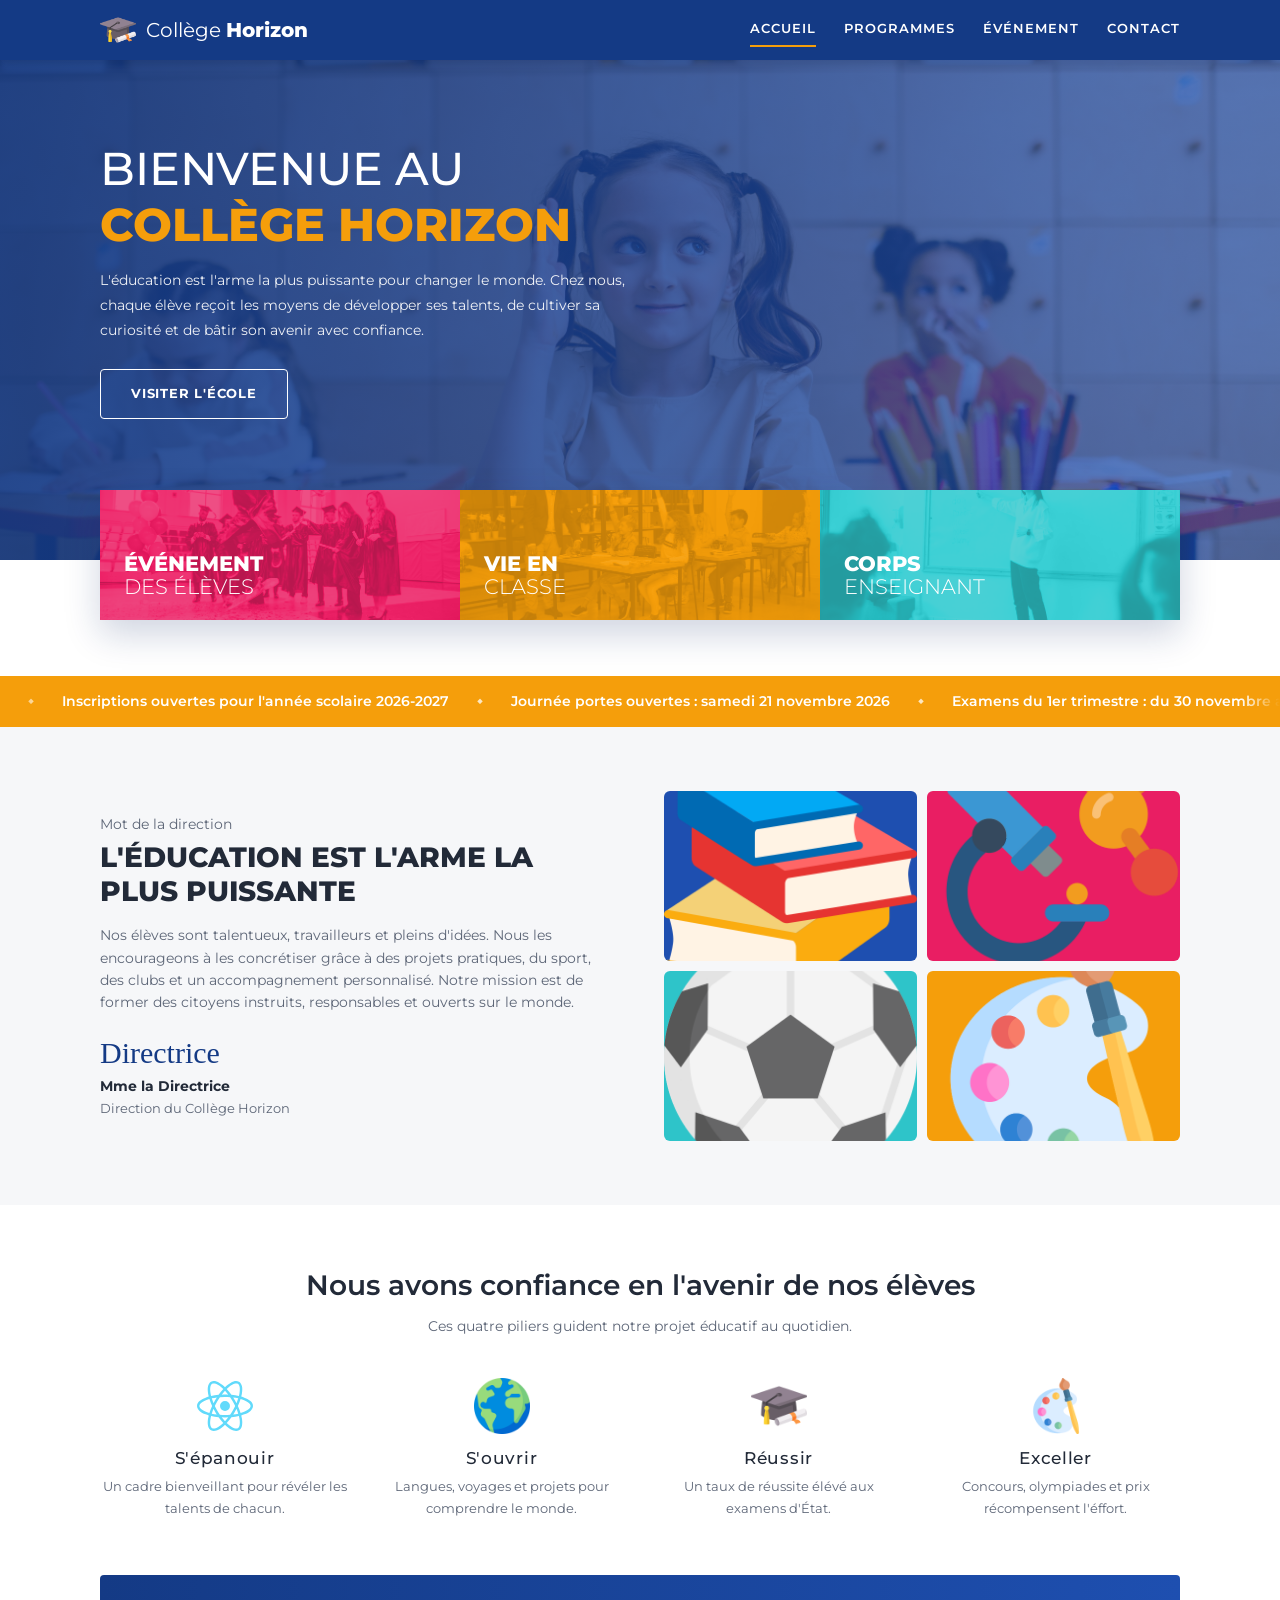
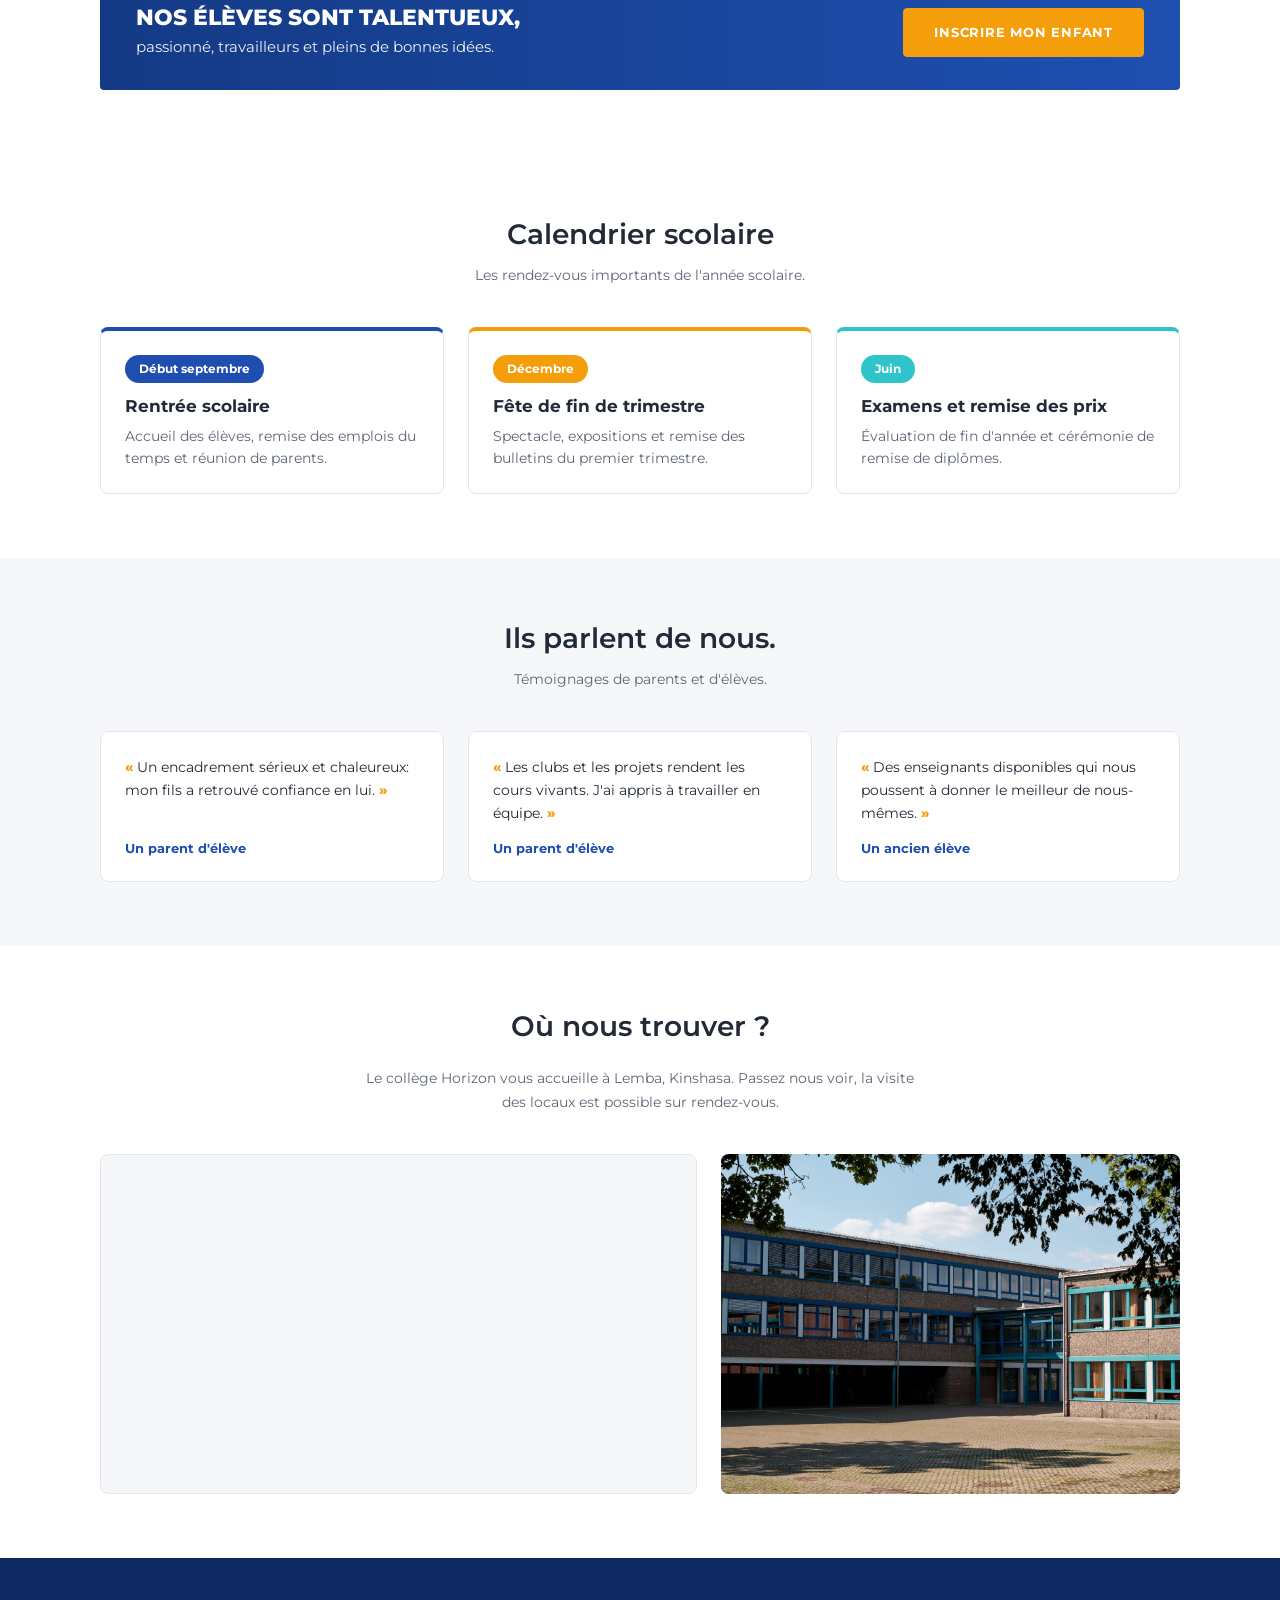
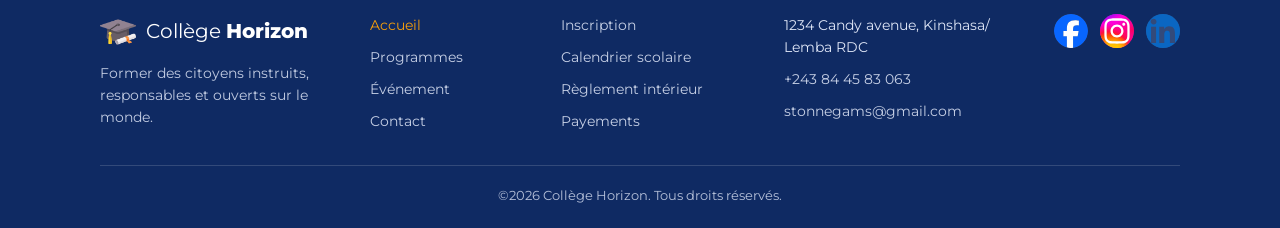
<file: index.html>
<!DOCTYPE html>
<html lang="fr">
<head>
    <meta charset="UTF-8">
    <meta name="viewport" content="width=device-width, initial-scale=1.0">
    
    <meta name="description" content="Collège Horizon à Lemba, Kinshasa : un établissement qui forme des élèves instruits, responsables et ouverts sur le monde. Découvrez notre école et inscrivez votre enfant.">
    <meta name="keywords" content="Collège Horizon, école Kinshasa, école Lemba, collège Kinshasa, enseignement secondaire, inscription scolaire, éducation RDC, calendrier scolaire, école privée Kinshasa">
    <title>Collège Horizon | École secondaire à Lemba, Kinshasa</title>

    <link rel="stylesheet" href="style.css">
    <link rel="shortcut icon" href="images/chapeau-de-remise-de-diplome.png" type="image/x-icon">
</head>
<body>
    <div class="container">

     <main>
        <!-- Header -->
         <header>
            <nav class="navbar">
                <div class="logo">
                    <img src="images/chapeau-de-remise-de-diplome.png" alt="" class="logo-img">
                    <span>Collège <strong>Horizon</strong></span>
                </div>

                <ul class="nav-menu">
                    <li><a href="index.html" class="active" aria-label="Page d'accueil">Accueil</a></li>
                     <li><a href="programme.html" aria-label="Page de programmes">Programmes</a></li>
                     <li><a href="evenement.html" aria-label="Page d'événement">Événement</a></li>
                      <li><a href="contact.html" aria-label="Page de contact">Contact</a></li>
                </ul>
            </nav>

            <div class="banner">
                <!-- Image : (Background du banner) -->
                 <img src="images/banner-home.jpg" alt="Des élèves dans une salle de classe" class="banner-img">
                 
                 <div class="banner-contenus">
                    <h1>Bienvenue au <strong>Collège Horizon</strong></h1>
                    <p>L'éducation est l'arme la plus puissante pour changer le monde. 
                        Chez nous, chaque élève reçoit les moyens de développer ses talents,
                         de cultiver sa curiosité et de bâtir son avenir avec confiance.
                    </p>
                    <a href="programme.html" id="visite-btn" aria-label="Visiter l'école">Visiter l'école</a>
                 </div>
            </div>
         </header>

         <!-- Section home 1 -->
          <section class="home-1-section">
            <div class="from-content">

              <figure>
                <!-- Image :(utiliser comme background du figure) -->
                 <img src="images/événement.jpg" alt="Des élèves" class="figure-img">
                <figcaption>ÉVÉNEMENT</figcaption>
                <span>DES ÉLÈVES</span>
              </figure>

              <figure>
                <!-- Image :(utiliser comme background du figure) -->
                 <img src="images/vie-en-classe.jpg" alt="Des élèves" class="figure-img">
                <figcaption>VIE EN</figcaption>
                <span>CLASSE</span>
              </figure>

              <figure>
                <!-- Image :(utiliser comme background du figure) -->
                 <img src="images/corps-enseignant.jpg" alt="Des élèves" class="figure-img">
                <figcaption>CORPS</figcaption>
                <span>ENSEIGNANT</span>
              </figure>

            </div>
          </section>

          <!-- Bande défilante -->
          <section class="calendrier-bande" aria-label="Annonces importantes">
            
            <div class="bande-fenetre">
                <div class="bande-piste">
                    <ul class="bande-liste">
                        <li>Inscriptions ouvertes pour l'année scolaire 2026-2027</li>
                        <li>Journée portes ouvertes : samedi 21 novembre 2026</li>
                        <li>Examens du 1er trimestre : du 30 novembre au 11 décembre</li>
                        <li>Remise des bulletins : vendredi 18 décembre</li>
                        <li>Vacances de Noël : du 21 décembre au 4 janvier</li>
                        <li>Reprise des cours : mardi 5 janvier 2027</li>
                    </ul>
                    <!-- Copie identique pour une boucle continue (ignorée par les lecteurs d'écran) -->
                    <ul class="bande-liste" aria-hidden="true">
                        <li>Inscriptions ouvertes pour l'année scolaire 2026-2027</li>
                        <li>Journée portes ouvertes : samedi 21 novembre 2026</li>
                        <li>Examens du 1er trimestre : du 30 novembre au 11 décembre</li>
                        <li>Remise des bulletins : vendredi 18 décembre</li>
                        <li>Vacances de Noël : du 21 décembre au 4 janvier</li>
                        <li>Reprise des cours : mardi 5 janvier 2027</li>
                    </ul>
                </div>
            </div>
          </section>

          <!-- Section home 2 -->
           <section class="home-2-section">
            <div class="home-2-cont">
                <p>Mot de la direction</p>
                <h2>L'éducation est l'arme la plus puissante</h2>

                <p>Nos élèves sont talentueux, travailleurs et pleins d'idées.
                    Nous les encourageons à les concrétiser grâce à des projets pratiques,
                    du sport, des clubs et un accompagnement personnalisé. Notre mission est 
                    de former des citoyens instruits, responsables et ouverts sur le monde.
                </p>

                <h3>Directrice</h3>
                <span>Mme la Directrice</span>
                <p>Direction du Collège Horizon</p>
            </div>

            <div class="home-2-grid">
                <img src="images/pile-de-livres.png" alt="Livres" class="grid-img">
                <img src="images/microscope.png" alt="Microscope" class="grid-img">
                <img src="images/ballon-de-football.png" alt="Ballon" class="grid-img">
                <img src="images/palette-de-couleurs.png" alt="Gouache" class="grid-img">
            </div>
           </section>

           <!-- Section home 3 -->
            <section class="home-3-section">
                <h2>Nous avons confiance en l'avenir de nos élèves</h2>
                <p>Ces quatre piliers guident notre projet éducatif au quotidien.</p>

                <div class="home-3-container-piliers">

                    <div class="icon-piliers">
                        <img src="images/react.svg" alt="Icone de react" class="icon-3">

                        <h3>S'épanouir</h3>
                        <p>Un cadre bienveillant pour révéler les talents de chacun.</p>
                    </div>

                    <div class="icon-piliers">
                        <img src="images/terre.png" alt="Icone du globe" class="icon-3">

                        <h3>S'ouvrir</h3>
                        <p>Langues, voyages et projets pour comprendre le monde.</p>
                    </div>

                    <div class="icon-piliers">
                        <img src="images/chapeau-de-remise-de-diplome.png" alt="Icone de chapeau de collation" class="icon-3">

                        <h3>Réussir</h3>
                        <p>Un taux de réussite élévé aux examens d'État.</p>
                    </div>

                    <div class="icon-piliers">
                        <img src="images/palette-de-couleurs.png" alt="Icone de palette" class="icon-3">

                        <h3>Exceller</h3>
                        <p>Concours, olympiades et prix récompensent l'éffort.</p>
                    </div>

                </div>

                <div class="big-block">
                    <h2>Nos élèves sont talentueux,</h2>
                    <p>passionné, travailleurs et pleins de bonnes idées.</p>

                    <!-- Bouton d'inscription (page d'accueil) -->
                     <a href="inscription.html" id="sign-btn" aria-label="Contact">INSCRIRE MON ENFANT</a>
                </div>

            </section>

            <!-- Section home 4 -->
             <section class="home-4-section">
                <h2>Calendrier scolaire</h2>
                <p>Les rendez-vous importants de l'année scolaire.</p>

                <div class="fig-2-content">
                    <figure>
                        <span>Début septembre</span>
                        <figcaption>Rentrée scolaire</figcaption>
                        <p>Accueil des élèves, remise des emplois du temps et réunion de parents.</p>
                    </figure>

                    <figure>
                        <span>Décembre</span>
                        <figcaption>Fête de fin de trimestre</figcaption>
                        <p>Spectacle, expositions et remise des bulletins du premier trimestre.</p>
                    </figure>

                    <figure>
                        <span>Juin</span>
                        <figcaption>Examens et remise des prix</figcaption>
                        <p>Évaluation de fin d'année et cérémonie de remise de diplômes.</p>
                    </figure>
                </div>
             </section>

             <!-- Section home 5 -->
              <section class="home-5-section">
                <h2>Ils parlent de nous.</h2>
                <p>Témoignages de parents et d'élèves.</p>

                <div class="testmony-content">
                    <blockquote>
                        <cite>
                           Un encadrement sérieux et chaleureux: mon fils a retrouvé confiance en lui. 
                        </cite>
                        <h3>Un parent d'élève</h3>
                    </blockquote>

                    <blockquote>
                        <cite>
                            Les clubs et les projets rendent les cours vivants.
                            J'ai appris à travailler en équipe.
                        </cite>
                        <h3>Un parent d'élève</h3>
                    </blockquote>
                    <blockquote>
                        <cite>
                            Des enseignants disponibles qui nous poussent à donner le meilleur de nous-mêmes. 
                        </cite>
                        <h3>Un ancien élève</h3>
                    </blockquote>
                </div>
              </section>

              <!-- Section home 6 -->
               <section class="home-6-section">
                <h2>Où nous trouver ?</h2>
                <p>Le collège Horizon vous accueille à Lemba, Kinshasa. Passez nous voir, la visite des locaux est possible sur rendez-vous.</p>
                
                <div class="carte-plan-maps">
                    <iframe src="https://www.google.com/maps/embed?pb=!1m14!1m8!1m3!1d1989.0243490662092!2d15.3207981!3d-4.401991!3m2!1i1024!2i768!4f13.1!3m3!1m2!1s0x1a6a39af17a92d31%3A0x468893ba38769c10!2sStonnegams!5e0!3m2!1sfr!2scd!4v1793059735431!5m2!1sfr!2scd" width="600" height="450" style="border:0;" allowfullscreen="" loading="lazy" referrerpolicy="strict-origin-when-cross-origin"></iframe>
                </div>

                <div class="carte-image-batiment">
                    <img src="images/école.jpg" alt="Un batiment" class="bat-img">
                </div>
               </section>
    </main>

    <!-- Footer -->
     <footer>
        <!-- Image :(Utilisé comme backgroud de Footer) -->
        <div class="foot-container">

        <div class="foot-logo">
            <div class="logo">
                <img src="images/chapeau-de-remise-de-diplome.png" alt="" class="logo-img">
                <span>Collège <strong>Horizon</strong></span>
            </div>
            <p>Former des citoyens instruits,
                responsables et ouverts sur le monde.
            </p>
        </div>

        <div class="foot-links">
            <ul class="foot-menu">
                <li><a href="index.html" class="active" aria-label="Page d'accueil">Accueil</a></li>
                <li><a href="programme.html" aria-label="Page de programmes">Programmes</a></li>
                <li><a href="evenement.html" aria-label="Page d'événement">Événement</a></li>
                <li><a href="contact.html" aria-label="Page de contact">Contact</a></li>
            </ul>
        </div>

        <div class="foot-infos">
            <ul class="foot-menu">
                <li><a href="inscription.html" aria-label="Inscription">Inscription</a></li>
                <li><a href="calendrier.html" aria-label="Calendrier scolaire">Calendrier scolaire</a></li>
                <li><a href="regulations.html" aria-label="Règlement intérieur">Règlement intérieur</a></li>
                <li><a href="payment.html" aria-label="Payements">Payements</a></li>
            </ul>
        </div>

        <div class="foot-contact-infos">
            <p>1234 Candy avenue, Kinshasa/ Lemba RDC</p>
            <a href="tel:+243844583063">+243 84 45 83 063</a>
            <a href="mailto:stonnegams@gmail.com">stonnegams@gmail.com</a>
        </div>

        <div class="foot-media-social">
            <a href="facebook" target="_blank" aria-label="Facebook"><img src="images/facebook.svg" alt="Icone facebook" class="social-img"></a>
            <a href="instagram" target="_blank" aria-label="Instagram"><img src="images/instagram.svg" alt="Icone instagram" class="social-img"></a>
            <a href="linkedin" target="_blank" aria-label="Linkedin"><img src="images/linkedin.svg" alt="Icone Linkedin" class="social-img"></a>
        </div>

       </div>

       <span>©2026 Collège Horizon. Tous droits réservés.</span>

     </footer>

    </div>
    <script src="script.js"></script>
</body>
</html>
</file>
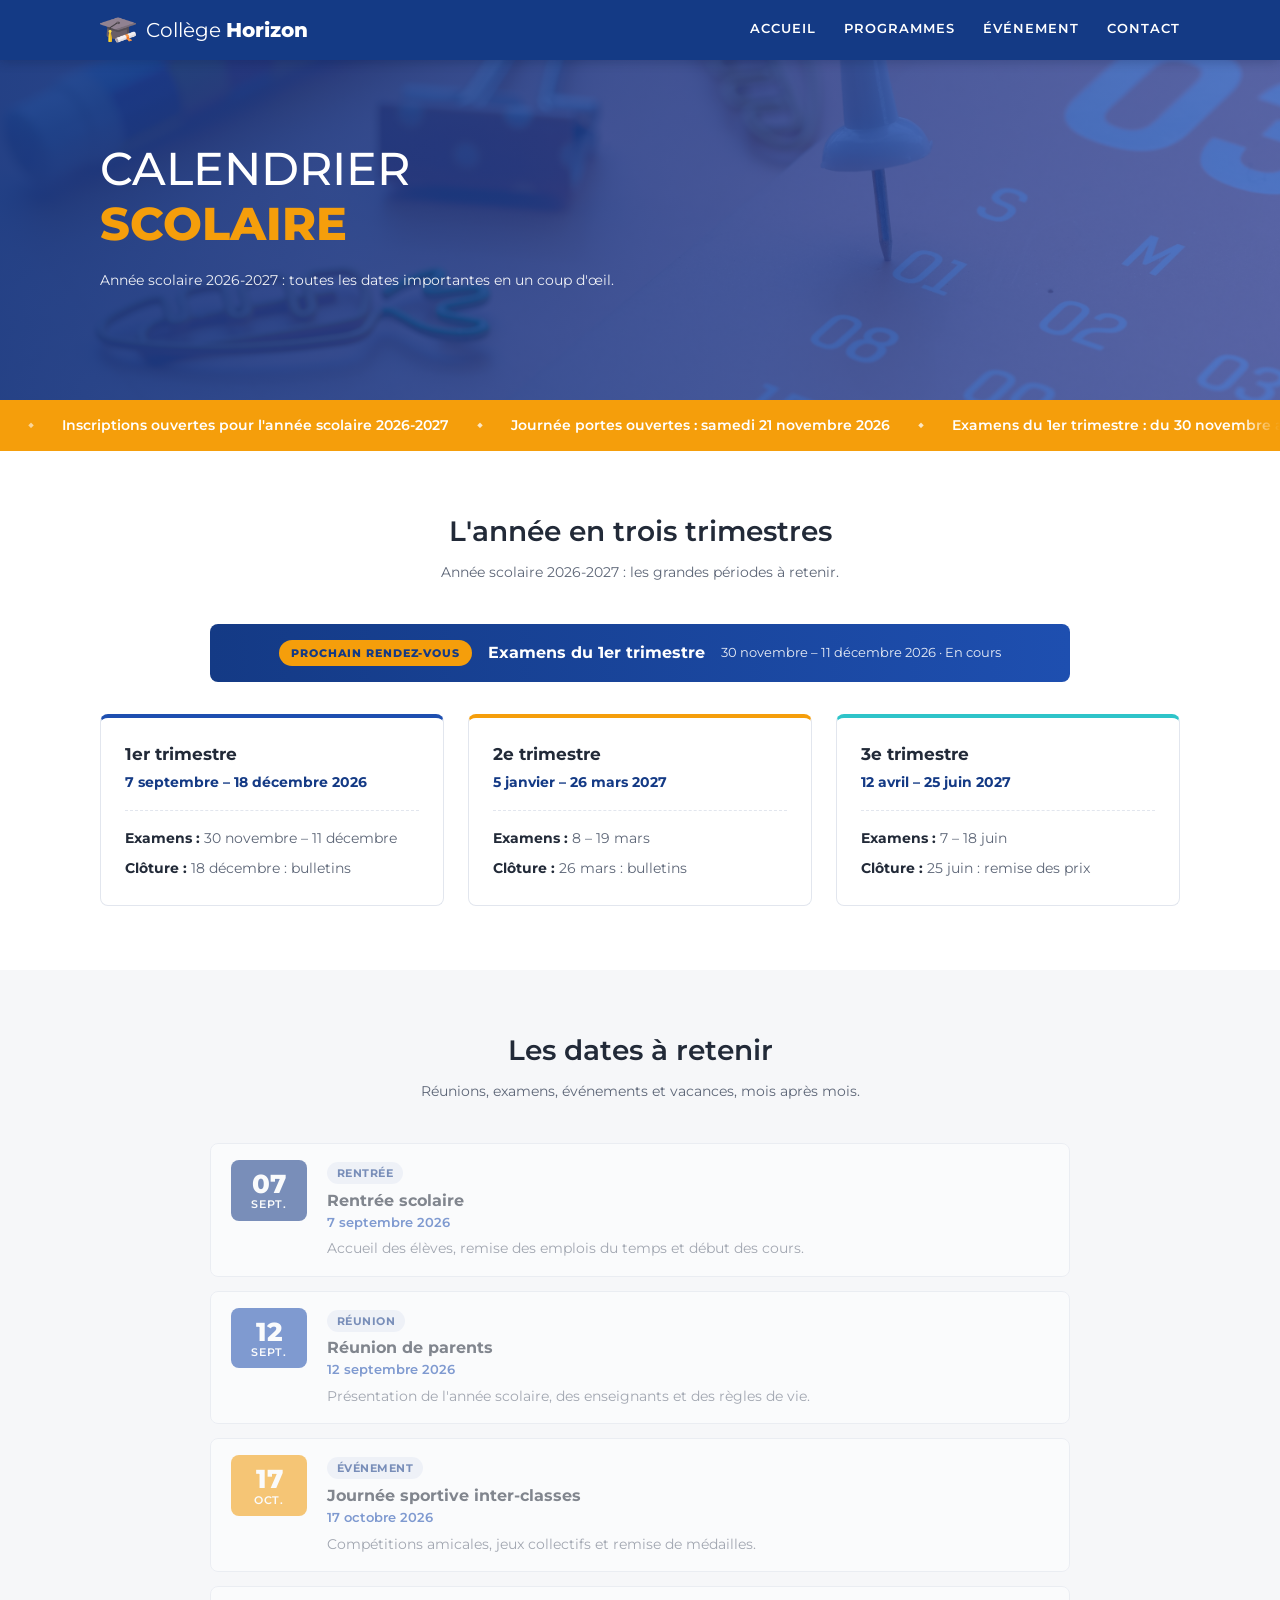
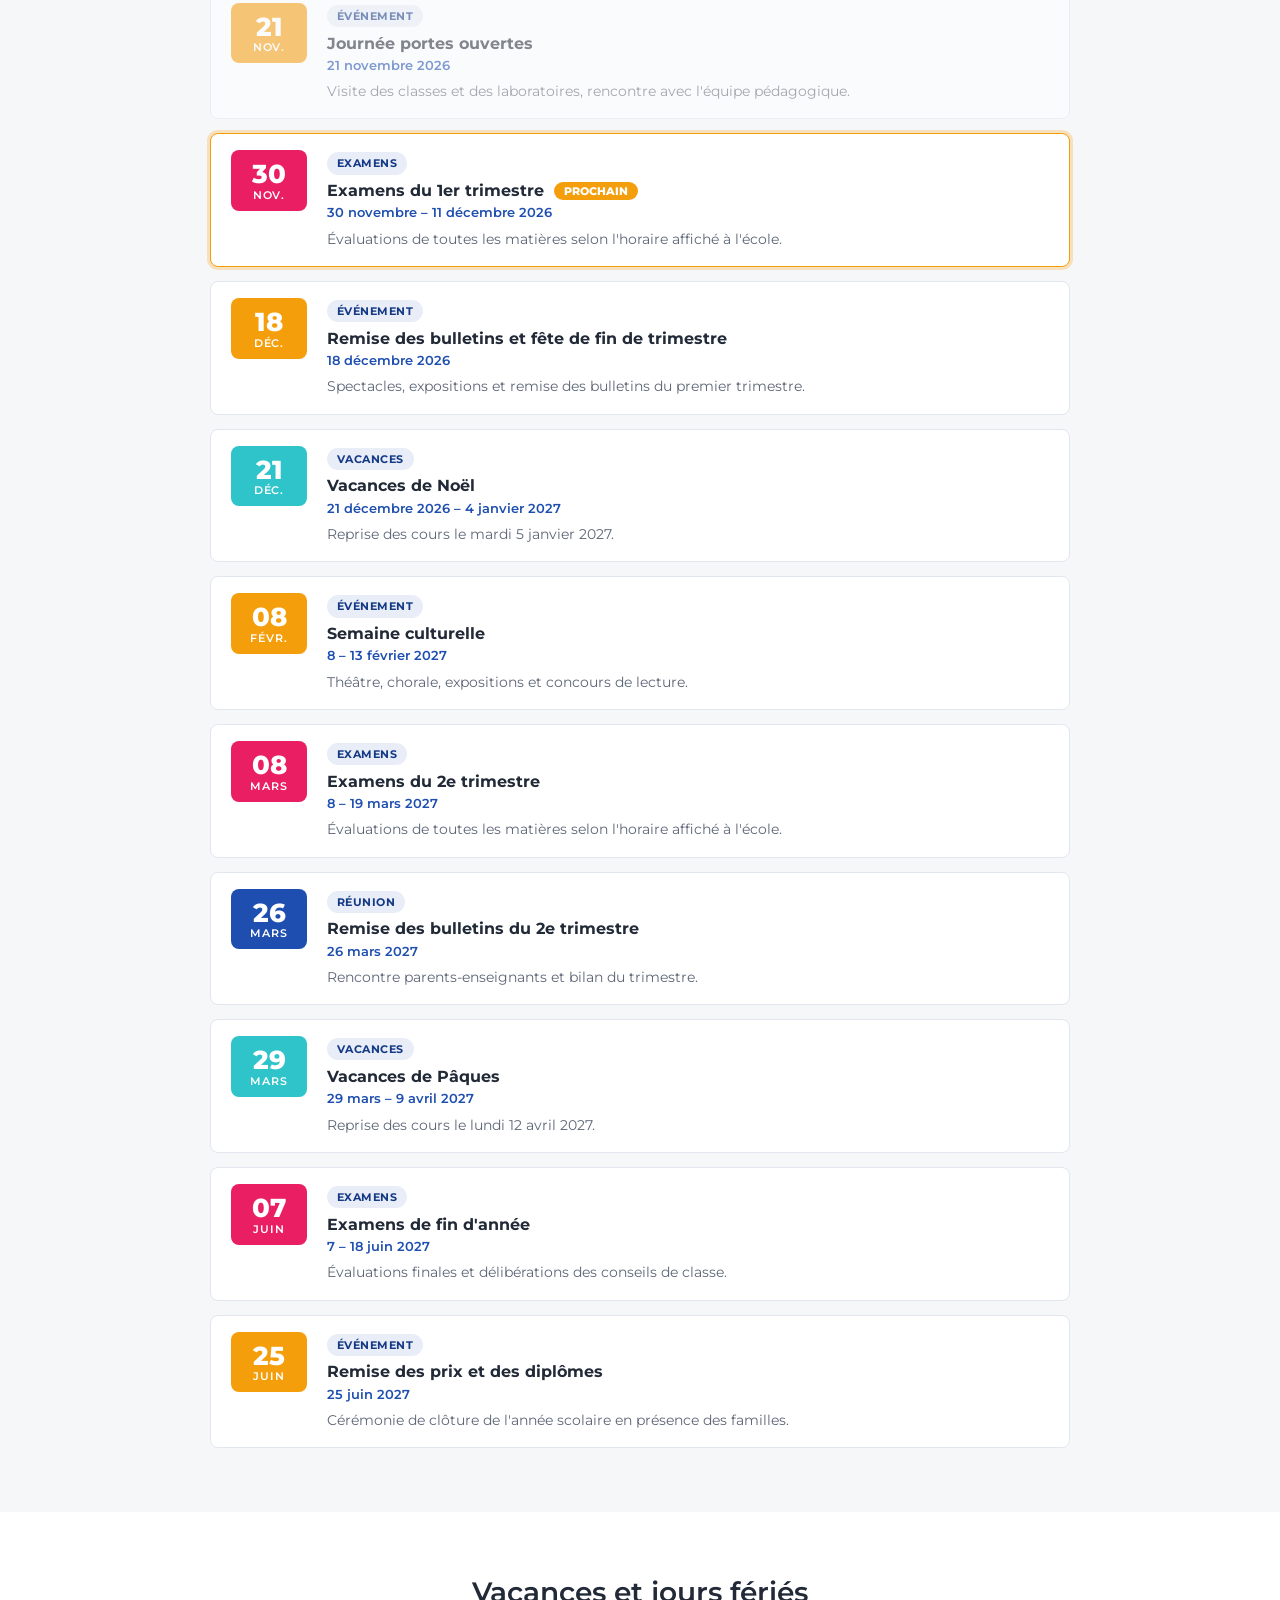
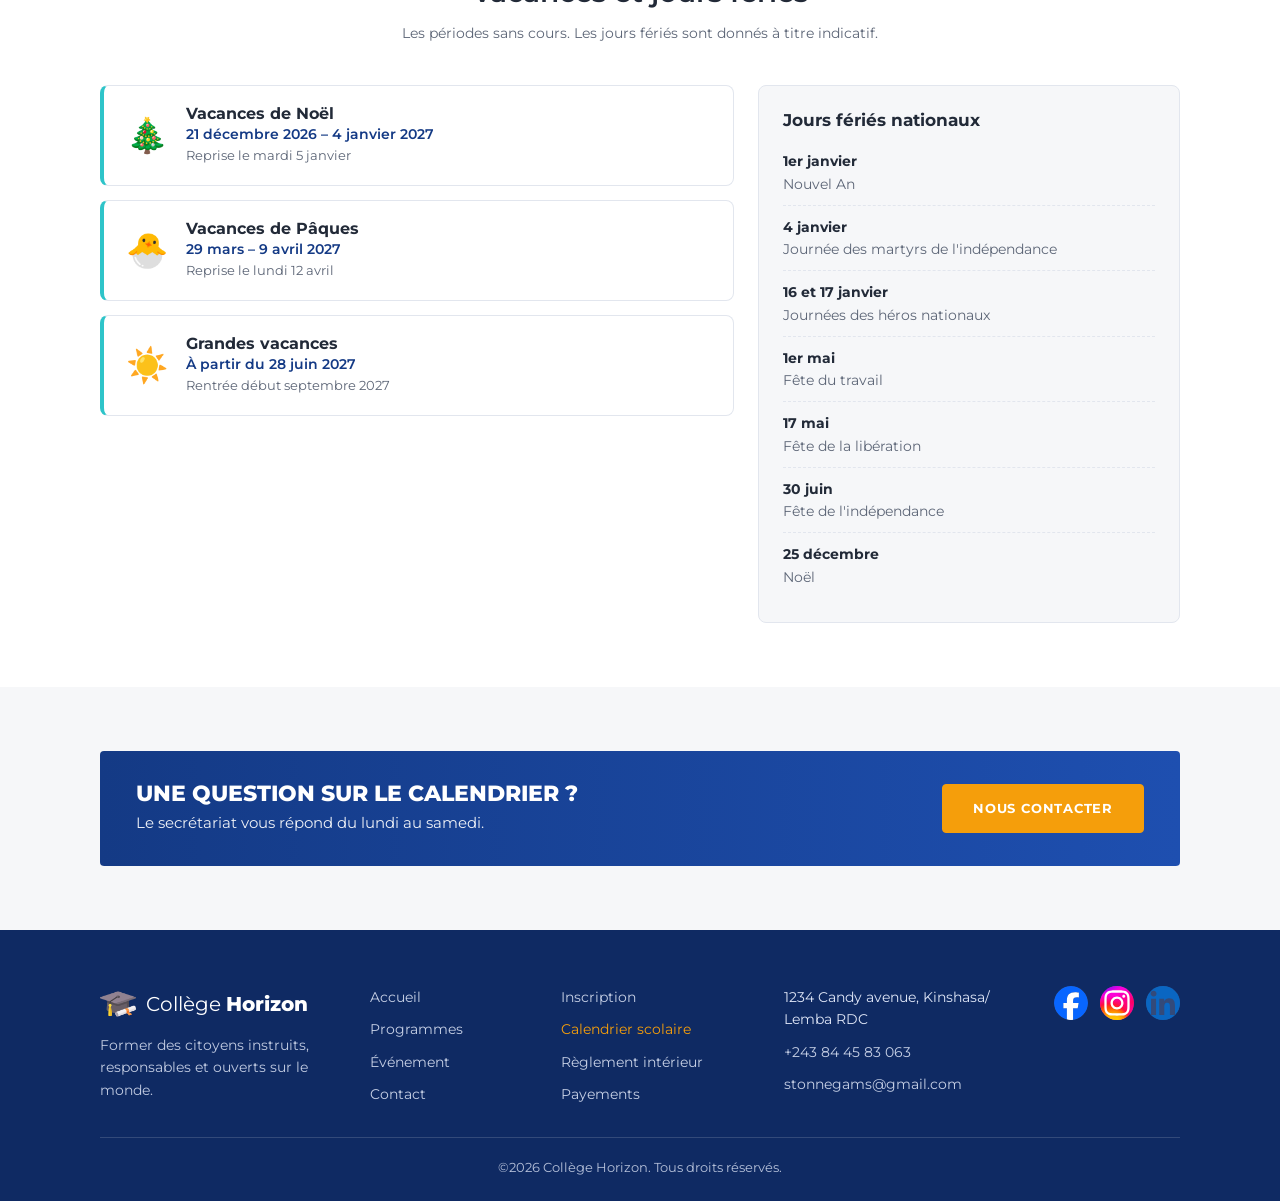
<file: calendrier.html>
<!DOCTYPE html>
<html lang="fr">
<head>
    <meta charset="UTF-8">
    <meta name="viewport" content="width=device-width, initial-scale=1.0">

    <meta name="description" content="Calendrier scolaire 2026-2027 du Collège Horizon : rentrée, trimestres, examens, réunions de parents, événements, vacances et jours fériés.">
    <meta name="keywords" content="calendrier scolaire, année scolaire 2026-2027, rentrée scolaire, examens, vacances scolaires, réunion de parents, Collège Horizon, école Kinshasa">
    <title>Calendrier scolaire 2026-2027 | Collège Horizon</title>

    <link rel="stylesheet" href="style.css">
    <link rel="shortcut icon" href="images/chapeau-de-remise-de-diplome.png" type="image/x-icon">
</head>
<body>
    <div class="container">

     <main>
        <!-- Header -->
         <header>
            <nav class="navbar">
                <div class="logo">
                    <img src="images/chapeau-de-remise-de-diplome.png" alt="" class="logo-img">
                    <span>Collège <strong>Horizon</strong></span>
                </div>

                <ul class="nav-menu">
                    <li><a href="index.html" aria-label="Page d'accueil">Accueil</a></li>
                     <li><a href="programme.html" aria-label="Page de programmes">Programmes</a></li>
                     <li><a href="evenement.html" aria-label="Page d'événement">Événement</a></li>
                      <li><a href="contact.html" aria-label="Page de contact">Contact</a></li>
                </ul>
            </nav>

            <div class="banner">
                <img src="images/calendrier.jpg" alt="Élèves et enseignants lors d'un événement scolaire" class="banner-img">

                <div class="banner-contenus">
                    <h1>Calendrier <strong>scolaire</strong></h1>
                    <p>Année scolaire 2026-2027 : toutes les dates importantes en un coup d'œil.</p>
                </div>
            </div>
         </header>

         <!-- Bande défilante -->
          <section class="calendrier-bande" aria-label="Annonces importantes">
            
            <div class="bande-fenetre">
                <div class="bande-piste">
                    <ul class="bande-liste">
                        <li>Inscriptions ouvertes pour l'année scolaire 2026-2027</li>
                        <li>Journée portes ouvertes : samedi 21 novembre 2026</li>
                        <li>Examens du 1er trimestre : du 30 novembre au 11 décembre</li>
                        <li>Remise des bulletins : vendredi 18 décembre</li>
                        <li>Vacances de Noël : du 21 décembre au 4 janvier</li>
                        <li>Reprise des cours : mardi 5 janvier 2027</li>
                    </ul>
                    <!-- Copie identique pour une boucle continue (ignorée par les lecteurs d'écran) -->
                    <ul class="bande-liste" aria-hidden="true">
                        <li>Inscriptions ouvertes pour l'année scolaire 2026-2027</li>
                        <li>Journée portes ouvertes : samedi 21 novembre 2026</li>
                        <li>Examens du 1er trimestre : du 30 novembre au 11 décembre</li>
                        <li>Remise des bulletins : vendredi 18 décembre</li>
                        <li>Vacances de Noël : du 21 décembre au 4 janvier</li>
                        <li>Reprise des cours : mardi 5 janvier 2027</li>
                    </ul>
                </div>
            </div>
          </section>

         <!-- Section calendrier 1 : les trimestres -->
          <section class="calendrier-1-section">
            <h2>L'année en trois trimestres</h2>
            <p>Année scolaire 2026-2027 : les grandes périodes à retenir.</p>

            <!-- Rempli automatiquement par script.js -->
            <div class="cal-prochain" hidden>
                <span class="cal-prochain-label">Prochain rendez-vous</span>
                <strong class="cal-prochain-titre"></strong>
                <span class="cal-prochain-date"></span>
            </div>

            <div class="cal-trimestres">
                    <article class="cal-trimestre">
                        <h3>1er trimestre</h3>
                        <p class="cal-periode">7 septembre – 18 décembre 2026</p>
                        <ul>
                            <li><strong>Examens :</strong> 30 novembre – 11 décembre</li>
                            <li><strong>Clôture :</strong> 18 décembre : bulletins</li>
                        </ul>
                    </article>
                    <article class="cal-trimestre">
                        <h3>2e trimestre</h3>
                        <p class="cal-periode">5 janvier – 26 mars 2027</p>
                        <ul>
                            <li><strong>Examens :</strong> 8 – 19 mars</li>
                            <li><strong>Clôture :</strong> 26 mars : bulletins</li>
                        </ul>
                    </article>
                    <article class="cal-trimestre">
                        <h3>3e trimestre</h3>
                        <p class="cal-periode">12 avril – 25 juin 2027</p>
                        <ul>
                            <li><strong>Examens :</strong> 7 – 18 juin</li>
                            <li><strong>Clôture :</strong> 25 juin : remise des prix</li>
                        </ul>
                    </article>
            </div>
          </section>

         <!-- Section calendrier 2 : les grandes dates -->
          <section class="calendrier-2-section">
            <h2>Les dates à retenir</h2>
            <p>Réunions, examens, événements et vacances, mois après mois.</p>

            <div class="cal-timeline">
                    <article class="cal-evenement type-rentree" data-date="2026-09-07">
                        <div class="cal-date"><strong>07</strong><span>sept.</span></div>
                        <div class="cal-corps">
                            <span class="cal-tag">Rentrée</span>
                            <h3>Rentrée scolaire</h3>
                            <p class="cal-date-texte">7 septembre 2026</p>
                            <p>Accueil des élèves, remise des emplois du temps et début des cours.</p>
                        </div>
                    </article>
                    <article class="cal-evenement type-reunion" data-date="2026-09-12">
                        <div class="cal-date"><strong>12</strong><span>sept.</span></div>
                        <div class="cal-corps">
                            <span class="cal-tag">Réunion</span>
                            <h3>Réunion de parents</h3>
                            <p class="cal-date-texte">12 septembre 2026</p>
                            <p>Présentation de l'année scolaire, des enseignants et des règles de vie.</p>
                        </div>
                    </article>
                    <article class="cal-evenement type-evenement" data-date="2026-10-17">
                        <div class="cal-date"><strong>17</strong><span>oct.</span></div>
                        <div class="cal-corps">
                            <span class="cal-tag">Événement</span>
                            <h3>Journée sportive inter-classes</h3>
                            <p class="cal-date-texte">17 octobre 2026</p>
                            <p>Compétitions amicales, jeux collectifs et remise de médailles.</p>
                        </div>
                    </article>
                    <article class="cal-evenement type-evenement" data-date="2026-11-21">
                        <div class="cal-date"><strong>21</strong><span>nov.</span></div>
                        <div class="cal-corps">
                            <span class="cal-tag">Événement</span>
                            <h3>Journée portes ouvertes</h3>
                            <p class="cal-date-texte">21 novembre 2026</p>
                            <p>Visite des classes et des laboratoires, rencontre avec l'équipe pédagogique.</p>
                        </div>
                    </article>
                    <article class="cal-evenement type-examens" data-date="2026-11-30" data-fin="2026-12-11">
                        <div class="cal-date"><strong>30</strong><span>nov.</span></div>
                        <div class="cal-corps">
                            <span class="cal-tag">Examens</span>
                            <h3>Examens du 1er trimestre</h3>
                            <p class="cal-date-texte">30 novembre – 11 décembre 2026</p>
                            <p>Évaluations de toutes les matières selon l'horaire affiché à l'école.</p>
                        </div>
                    </article>
                    <article class="cal-evenement type-evenement" data-date="2026-12-18">
                        <div class="cal-date"><strong>18</strong><span>déc.</span></div>
                        <div class="cal-corps">
                            <span class="cal-tag">Événement</span>
                            <h3>Remise des bulletins et fête de fin de trimestre</h3>
                            <p class="cal-date-texte">18 décembre 2026</p>
                            <p>Spectacles, expositions et remise des bulletins du premier trimestre.</p>
                        </div>
                    </article>
                    <article class="cal-evenement type-vacances" data-date="2026-12-21" data-fin="2027-01-04">
                        <div class="cal-date"><strong>21</strong><span>déc.</span></div>
                        <div class="cal-corps">
                            <span class="cal-tag">Vacances</span>
                            <h3>Vacances de Noël</h3>
                            <p class="cal-date-texte">21 décembre 2026 – 4 janvier 2027</p>
                            <p>Reprise des cours le mardi 5 janvier 2027.</p>
                        </div>
                    </article>
                    <article class="cal-evenement type-evenement" data-date="2027-02-08" data-fin="2027-02-13">
                        <div class="cal-date"><strong>08</strong><span>févr.</span></div>
                        <div class="cal-corps">
                            <span class="cal-tag">Événement</span>
                            <h3>Semaine culturelle</h3>
                            <p class="cal-date-texte">8 – 13 février 2027</p>
                            <p>Théâtre, chorale, expositions et concours de lecture.</p>
                        </div>
                    </article>
                    <article class="cal-evenement type-examens" data-date="2027-03-08" data-fin="2027-03-19">
                        <div class="cal-date"><strong>08</strong><span>mars</span></div>
                        <div class="cal-corps">
                            <span class="cal-tag">Examens</span>
                            <h3>Examens du 2e trimestre</h3>
                            <p class="cal-date-texte">8 – 19 mars 2027</p>
                            <p>Évaluations de toutes les matières selon l'horaire affiché à l'école.</p>
                        </div>
                    </article>
                    <article class="cal-evenement type-reunion" data-date="2027-03-26">
                        <div class="cal-date"><strong>26</strong><span>mars</span></div>
                        <div class="cal-corps">
                            <span class="cal-tag">Réunion</span>
                            <h3>Remise des bulletins du 2e trimestre</h3>
                            <p class="cal-date-texte">26 mars 2027</p>
                            <p>Rencontre parents-enseignants et bilan du trimestre.</p>
                        </div>
                    </article>
                    <article class="cal-evenement type-vacances" data-date="2027-03-29" data-fin="2027-04-09">
                        <div class="cal-date"><strong>29</strong><span>mars</span></div>
                        <div class="cal-corps">
                            <span class="cal-tag">Vacances</span>
                            <h3>Vacances de Pâques</h3>
                            <p class="cal-date-texte">29 mars – 9 avril 2027</p>
                            <p>Reprise des cours le lundi 12 avril 2027.</p>
                        </div>
                    </article>
                    <article class="cal-evenement type-examens" data-date="2027-06-07" data-fin="2027-06-18">
                        <div class="cal-date"><strong>07</strong><span>juin</span></div>
                        <div class="cal-corps">
                            <span class="cal-tag">Examens</span>
                            <h3>Examens de fin d'année</h3>
                            <p class="cal-date-texte">7 – 18 juin 2027</p>
                            <p>Évaluations finales et délibérations des conseils de classe.</p>
                        </div>
                    </article>
                    <article class="cal-evenement type-evenement" data-date="2027-06-25">
                        <div class="cal-date"><strong>25</strong><span>juin</span></div>
                        <div class="cal-corps">
                            <span class="cal-tag">Événement</span>
                            <h3>Remise des prix et des diplômes</h3>
                            <p class="cal-date-texte">25 juin 2027</p>
                            <p>Cérémonie de clôture de l'année scolaire en présence des familles.</p>
                        </div>
                    </article>
            </div>
          </section>

         <!-- Section calendrier 3 : vacances et jours fériés -->
          <section class="calendrier-3-section">
            <h2>Vacances et jours fériés</h2>
            <p>Les périodes sans cours. Les jours fériés sont donnés à titre indicatif.</p>

            <div class="cal-vacances">
                <div class="cal-vacances-liste">
                        <article class="cal-vacance">
                            <span class="cal-icone" aria-hidden="true">🎄</span>
                            <h3>Vacances de Noël</h3>
                            <p>21 décembre 2026 – 4 janvier 2027</p>
                            <small>Reprise le mardi 5 janvier</small>
                        </article>
                        <article class="cal-vacance">
                            <span class="cal-icone" aria-hidden="true">🐣</span>
                            <h3>Vacances de Pâques</h3>
                            <p>29 mars – 9 avril 2027</p>
                            <small>Reprise le lundi 12 avril</small>
                        </article>
                        <article class="cal-vacance">
                            <span class="cal-icone" aria-hidden="true">☀️</span>
                            <h3>Grandes vacances</h3>
                            <p>À partir du 28 juin 2027</p>
                            <small>Rentrée début septembre 2027</small>
                        </article>
                </div>

                <aside class="cal-feries">
                    <h3>Jours fériés nationaux</h3>
                    <ul>
                            <li><strong>1er janvier</strong><span>Nouvel An</span></li>
                            <li><strong>4 janvier</strong><span>Journée des martyrs de l'indépendance</span></li>
                            <li><strong>16 et 17 janvier</strong><span>Journées des héros nationaux</span></li>
                            <li><strong>1er mai</strong><span>Fête du travail</span></li>
                            <li><strong>17 mai</strong><span>Fête de la libération</span></li>
                            <li><strong>30 juin</strong><span>Fête de l'indépendance</span></li>
                            <li><strong>25 décembre</strong><span>Noël</span></li>
                    </ul>
                </aside>
            </div>
          </section>

         <!-- Section calendrier 4 -->
          <section class="calendrier-4-section">
            <div class="big-block">
                <h2>Une question sur le calendrier ?</h2>
                <p>Le secrétariat vous répond du lundi au samedi.</p>

                <a href="contact.html" id="savoir-btn" aria-label="Prendre contact">Nous contacter</a>
            </div>
          </section>
    </main>

    <!-- Footer -->
     <footer>
        <div class="foot-container">

        <div class="foot-logo">
            <div class="logo">
                <img src="images/chapeau-de-remise-de-diplome.png" alt="" class="logo-img">
                <span>Collège <strong>Horizon</strong></span>
            </div>
            <p>Former des citoyens instruits,
                responsables et ouverts sur le monde.
            </p>
        </div>

        <div class="foot-links">
            <ul class="foot-menu">
                <li><a href="index.html" aria-label="Page d'accueil">Accueil</a></li>
                <li><a href="programme.html" aria-label="Page de programmes">Programmes</a></li>
                <li><a href="evenement.html" aria-label="Page d'événement">Événement</a></li>
                <li><a href="contact.html" aria-label="Page de contact">Contact</a></li>
            </ul>
        </div>

        <div class="foot-infos">
            <ul class="foot-menu">
                <li><a href="inscription.html" aria-label="Inscription">Inscription</a></li>
                <li><a href="calendrier.html" class="active" aria-label="Calendrier scolaire">Calendrier scolaire</a></li>
                <li><a href="regulations.html" aria-label="Règlement intérieur">Règlement intérieur</a></li>
                <li><a href="payment.html" aria-label="Payements">Payements</a></li>
            </ul>
        </div>

        <div class="foot-contact-infos">
            <p>1234 Candy avenue, Kinshasa/ Lemba RDC</p>
            <a href="tel:+243844583063">+243 84 45 83 063</a>
            <a href="mailto:stonnegams@gmail.com">stonnegams@gmail.com</a>
        </div>

        <div class="foot-media-social">
            <a href="facebook" target="_blank" aria-label="Facebook"><img src="images/facebook.svg" alt="Icone facebook" class="social-img"></a>
            <a href="instagram" target="_blank" aria-label="Instagram"><img src="images/instagram.svg" alt="Icone instagram" class="social-img"></a>
            <a href="linkedin" target="_blank" aria-label="Linkedin"><img src="images/linkedin.svg" alt="Icone Linkedin" class="social-img"></a>
        </div>

       </div>

       <span>©2026 Collège Horizon. Tous droits réservés.</span>

     </footer>

    </div>

    <script src="index3.js"></script>
</body>
</html>
</file>
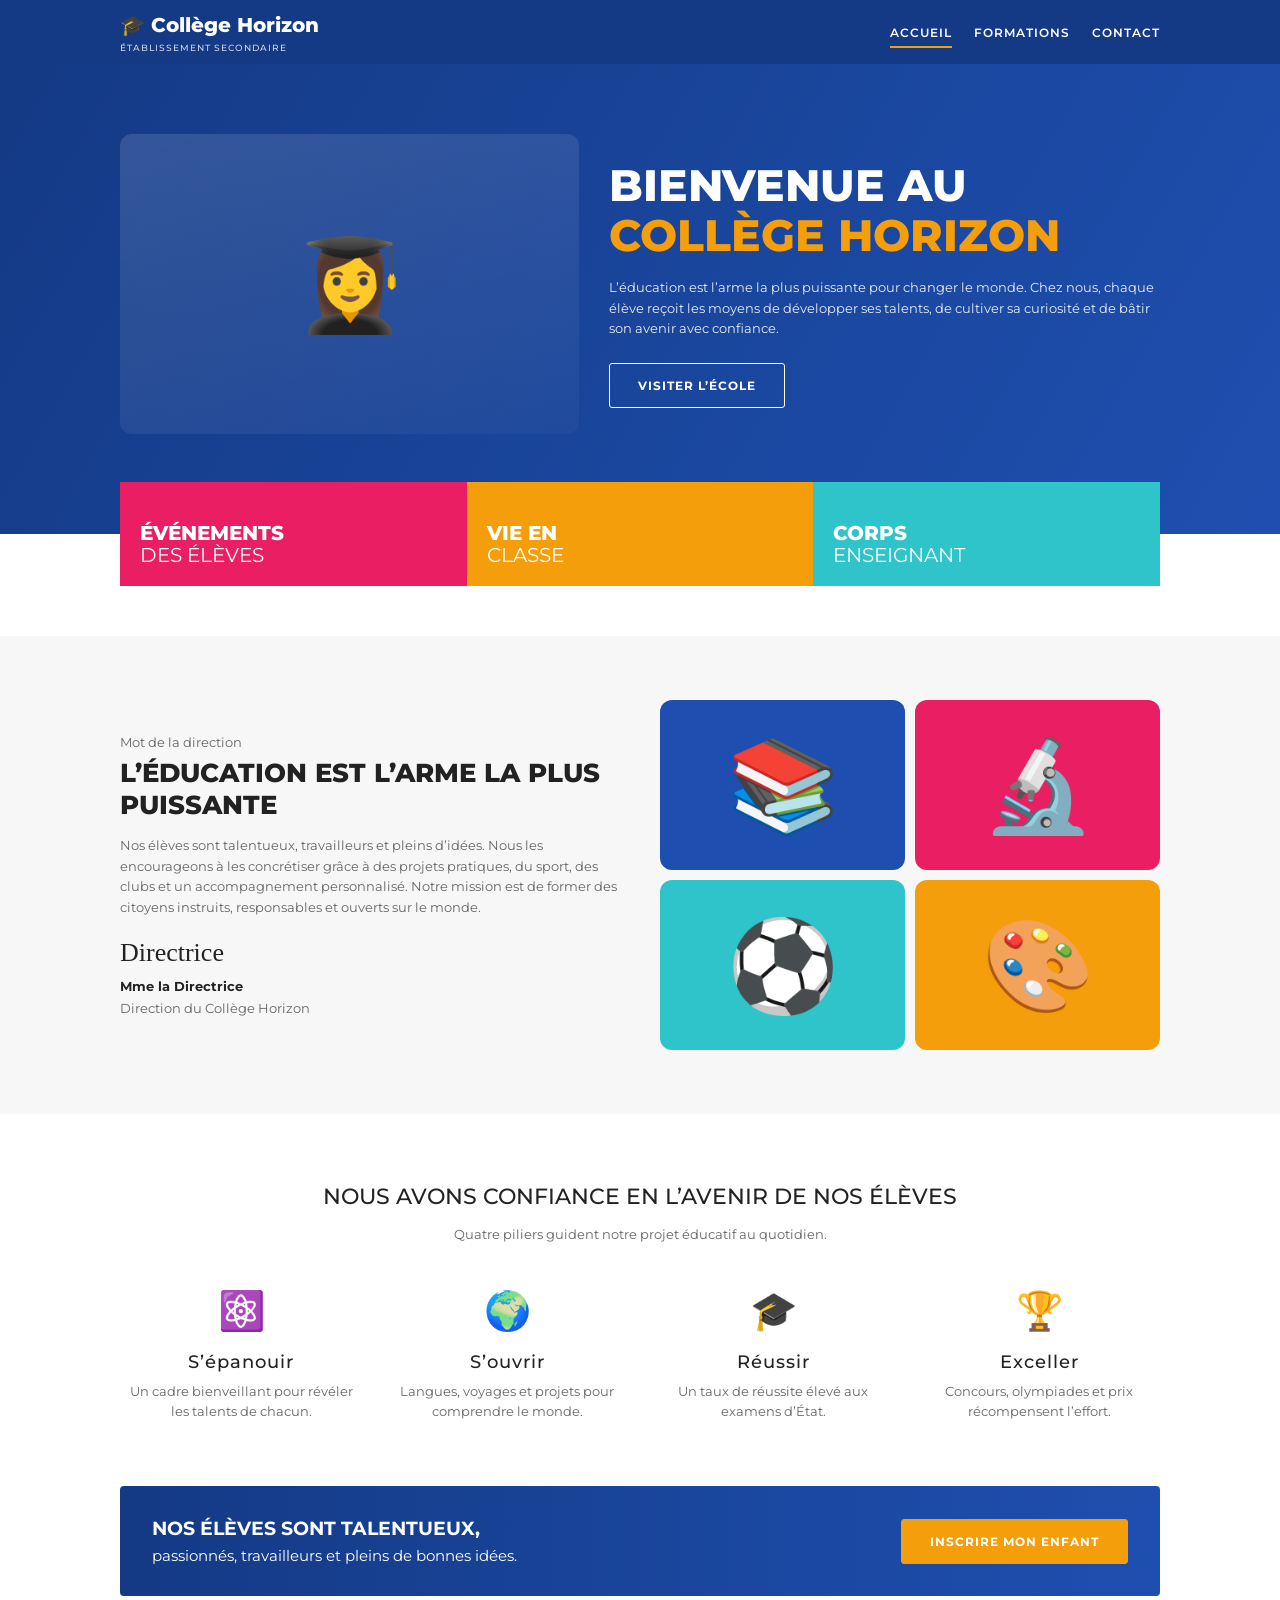
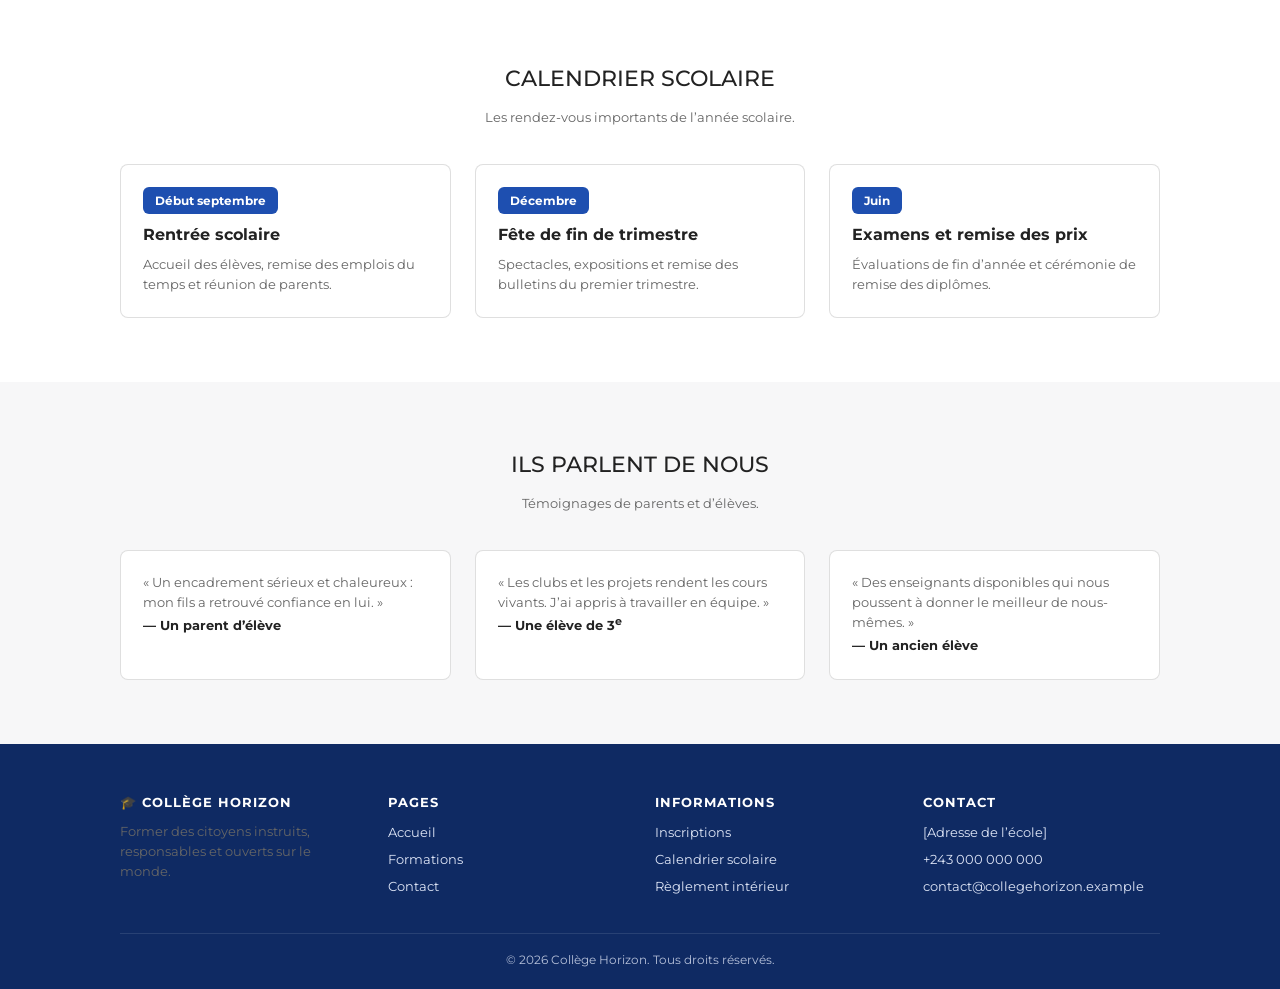
<file: Collège Horizon – Site d’école (3 pages).html>
<!DOCTYPE html>
<html lang="fr">
<head>
<meta charset="utf-8">
<meta name="viewport" content="width=device-width, initial-scale=1, viewport-fit=cover">
<title>Collège Horizon – Établissement secondaire</title>
<link href="https://fonts.googleapis.com/css2?family=Montserrat:wght@400;500;700;800&display=swap" rel="stylesheet">
<style>
:root{--blue:#1e4fb0;--blue-d:#143a85;--pink:#e91e63;--orange:#f59e0b;--teal:#2ec4c9;--bg:#fff;--bg2:#f7f7f8;--tx:#222;--mut:#666;box-sizing:border-box;padding-top:env(safe-area-inset-top,0px);padding-bottom:env(safe-area-inset-bottom,0px)}
@media (prefers-color-scheme:dark){:root:not([data-theme="light"]){color-scheme:dark;--bg:#14161c;--bg2:#1b1e26;--tx:#eceef3;--mut:#a3a8b5}}
:root[data-theme="dark"]{color-scheme:dark;--bg:#14161c;--bg2:#1b1e26;--tx:#eceef3;--mut:#a3a8b5}
*{box-sizing:border-box;margin:0}
html{scroll-padding-top:env(safe-area-inset-top,0px)}
body{font-family:Montserrat,Arial,sans-serif;background:var(--bg);color:var(--tx);line-height:1.6;font-size:15px}
a{color:inherit;text-decoration:none}
.w{max-width:1080px;margin:0 auto;padding:0 20px}
header{background:var(--blue-d);color:#fff;position:sticky;top:env(safe-area-inset-top,0px);z-index:5}
header .w{display:flex;align-items:center;justify-content:space-between;height:64px;flex-wrap:wrap}
.logo{font-weight:800;font-size:20px}.logo small{display:block;font-size:9px;font-weight:500;letter-spacing:1px;opacity:.8}
nav a{margin-left:22px;font-size:12px;font-weight:600;letter-spacing:1px;text-transform:uppercase;padding:6px 0;border-bottom:2px solid transparent}
nav a.on,nav a:hover{border-color:var(--orange)}
.hero{background:linear-gradient(120deg,var(--blue-d),var(--blue));color:#fff;padding:70px 0 100px}
.hero .w{display:grid;grid-template-columns:1fr 1.2fr;gap:30px;align-items:center}
.pic{height:300px;border-radius:12px;background:linear-gradient(160deg,#ffffff22,#ffffff08);display:flex;align-items:center;justify-content:center;font-size:90px}
h1{font-size:clamp(28px,5vw,44px);font-weight:800;line-height:1.15}h1 span,.hl{color:var(--orange)}
.hero p{margin:16px 0 24px;font-size:13px;opacity:.9}
.btn{display:inline-block;border:1px solid #fff;color:#fff;padding:12px 28px;font-size:12px;font-weight:700;letter-spacing:1px;text-transform:uppercase;border-radius:3px}
.btn.o{background:var(--orange);border-color:var(--orange)}
.tiles{display:grid;grid-template-columns:repeat(3,1fr);margin-top:-52px;position:relative}
.tiles a{height:104px;padding:20px;color:#fff;font-weight:800;font-size:20px;text-transform:uppercase;display:flex;flex-direction:column;justify-content:flex-end;line-height:1.1}
.tiles a span{font-weight:400}
.tiles a:nth-child(1){background:var(--pink)}.tiles a:nth-child(2){background:var(--orange)}.tiles a:nth-child(3){background:var(--teal)}
.sec{padding:64px 0}.alt{background:var(--bg2)}
.two{display:grid;grid-template-columns:1fr 1fr;gap:40px;align-items:center}
.eye{color:var(--mut);font-size:13px}
h2{font-size:26px;font-weight:800;text-transform:uppercase;margin:6px 0 14px;line-height:1.2}
.ctr{text-align:center}.ctr h2{font-weight:500;font-size:22px}.ctr>p{max-width:560px;margin:0 auto 36px;color:var(--mut);font-size:13px}
.sig{font-family:cursive;font-size:26px;margin-top:14px}
.grid4{display:grid;grid-template-columns:repeat(4,1fr);gap:24px;text-align:center}
.grid3{display:grid;grid-template-columns:repeat(3,1fr);gap:24px}
.ic{font-size:38px}.grid4 h3{font-weight:500;margin:6px 0;letter-spacing:1px}.grid4 p,.card p{color:var(--mut);font-size:12.5px}
.band{background:linear-gradient(90deg,var(--blue-d),var(--blue));color:#fff;padding:28px 32px;border-radius:4px;display:flex;align-items:center;justify-content:space-between;gap:16px;flex-wrap:wrap}
.band b{font-size:19px}
.card{background:var(--bg);border:1px solid #8884;border-radius:8px;padding:22px}
.alt .card{background:var(--bg)}
.card h3{margin:8px 0;font-size:16px}
.date{display:inline-block;background:var(--blue);color:#fff;border-radius:6px;padding:4px 12px;font-weight:700;font-size:12px}
.pg{display:none}.pg.on{display:block}
.ph{background:linear-gradient(120deg,var(--blue-d),var(--blue));color:#fff;padding:56px 0;text-align:center}
table{width:100%;border-collapse:collapse;font-size:13px}th,td{padding:10px 12px;border-bottom:1px solid #8884;text-align:left}th{background:var(--blue);color:#fff}
.form{display:grid;gap:12px}input,textarea,select{font:inherit;padding:12px;border:1px solid #8886;border-radius:4px;background:var(--bg);color:var(--tx);width:100%}
footer{background:#0f2a63;color:#dfe6f7;padding:48px 0 20px;font-size:13px}
footer .grid4{text-align:left;gap:30px}footer h4{color:#fff;margin-bottom:10px;text-transform:uppercase;font-size:13px;letter-spacing:1px}footer li{list-style:none;margin:6px 0}footer ul{padding:0}
.copy{border-top:1px solid #ffffff22;margin-top:30px;padding-top:16px;text-align:center;font-size:12px;opacity:.8}
@media(max-width:760px){.hero .w,.two,.grid4,.grid3,.tiles{grid-template-columns:1fr}.hero .pic{display:none}nav a{margin:0 12px 0 0}header .w{height:auto;padding:10px 20px}.tiles{margin-top:-30px}table{display:block;overflow-x:auto}}
</style>
</head>
<body>
<header><div class="w">
<a class="logo" href="#accueil">🎓 Collège Horizon<small>ÉTABLISSEMENT SECONDAIRE</small></a>
<nav><a href="#accueil" data-p="accueil">Accueil</a><a href="#formations" data-p="formations">Formations</a><a href="#contact" data-p="contact">Contact</a></nav>
</div></header>

<!-- ACCUEIL -->
<main id="accueil" class="pg">
<section class="hero"><div class="w">
<div class="pic">👩‍🎓</div>
<div><h1>BIENVENUE AU <span>COLLÈGE HORIZON</span></h1>
<p>L’éducation est l’arme la plus puissante pour changer le monde. Chez nous, chaque élève reçoit les moyens de développer ses talents, de cultiver sa curiosité et de bâtir son avenir avec confiance.</p>
<a class="btn" href="#contact">Visiter l’école</a></div>
</div></section>
<div class="w"><div class="tiles"><a href="#contact">Événements<span>des élèves</span></a><a href="#formations">Vie en<span>classe</span></a><a href="#formations">Corps<span>enseignant</span></a></div></div>

<section class="sec alt" style="margin-top:50px"><div class="w two">
<div><p class="eye">Mot de la direction</p><h2>L’éducation est l’arme la plus puissante</h2>
<p style="color:var(--mut);font-size:13px">Nos élèves sont talentueux, travailleurs et pleins d’idées. Nous les encourageons à les concrétiser grâce à des projets pratiques, du sport, des clubs et un accompagnement personnalisé. Notre mission est de former des citoyens instruits, responsables et ouverts sur le monde.</p>
<div class="sig">Directrice</div><b style="font-size:13px">Mme la Directrice</b><div class="eye">Direction du Collège Horizon</div></div>
<div class="grid3" style="grid-template-columns:1fr 1fr;gap:10px"><div class="pic" style="background:var(--blue);height:170px">📚</div><div class="pic" style="background:var(--pink);height:170px">🔬</div><div class="pic" style="background:var(--teal);height:170px">⚽</div><div class="pic" style="background:var(--orange);height:170px">🎨</div></div>
</div></section>

<section class="sec"><div class="w ctr"><h2>NOUS AVONS CONFIANCE EN L’AVENIR DE NOS ÉLÈVES</h2>
<p>Quatre piliers guident notre projet éducatif au quotidien.</p>
<div class="grid4">
<div><div class="ic">⚛️</div><h3>S’épanouir</h3><p>Un cadre bienveillant pour révéler les talents de chacun.</p></div>
<div><div class="ic">🌍</div><h3>S’ouvrir</h3><p>Langues, voyages et projets pour comprendre le monde.</p></div>
<div><div class="ic">🎓</div><h3>Réussir</h3><p>Un taux de réussite élevé aux examens d’État.</p></div>
<div><div class="ic">🏆</div><h3>Exceller</h3><p>Concours, olympiades et prix récompensent l’effort.</p></div>
</div></div></section>

<section class="w"><div class="band"><div><b>NOS ÉLÈVES SONT TALENTUEUX,</b><br>passionnés, travailleurs et pleins de bonnes idées.</div><a class="btn o" href="#contact">Inscrire mon enfant</a></div></section>

<section class="sec"><div class="w ctr"><h2>CALENDRIER SCOLAIRE</h2><p>Les rendez-vous importants de l’année scolaire.</p>
<div class="grid3" style="text-align:left">
<div class="card"><span class="date">Début septembre</span><h3>Rentrée scolaire</h3><p>Accueil des élèves, remise des emplois du temps et réunion de parents.</p></div>
<div class="card"><span class="date">Décembre</span><h3>Fête de fin de trimestre</h3><p>Spectacles, expositions et remise des bulletins du premier trimestre.</p></div>
<div class="card"><span class="date">Juin</span><h3>Examens et remise des prix</h3><p>Évaluations de fin d’année et cérémonie de remise des diplômes.</p></div>
</div></div></section>

<section class="sec alt"><div class="w ctr"><h2>ILS PARLENT DE NOUS</h2><p>Témoignages de parents et d’élèves.</p>
<div class="grid3" style="text-align:left">
<div class="card"><p>« Un encadrement sérieux et chaleureux : mon fils a retrouvé confiance en lui. »</p><b style="font-size:13px">— Un parent d’élève</b></div>
<div class="card"><p>« Les clubs et les projets rendent les cours vivants. J’ai appris à travailler en équipe. »</p><b style="font-size:13px">— Une élève de 3<sup>e</sup></b></div>
<div class="card"><p>« Des enseignants disponibles qui nous poussent à donner le meilleur de nous-mêmes. »</p><b style="font-size:13px">— Un ancien élève</b></div>
</div></div></section>
</main>

<!-- FORMATIONS -->
<main id="formations" class="pg">
<section class="ph"><h1>NOS <span>FORMATIONS</span></h1><p style="margin-top:10px;font-size:13px">Un parcours complet, de la 1<sup>re</sup> à la dernière année du secondaire.</p></section>
<section class="sec"><div class="w ctr"><h2>NOS CYCLES D’ÉTUDES</h2><p>Un programme rigoureux, adapté à chaque étape du développement de l’élève.</p>
<div class="grid3" style="text-align:left">
<div class="card"><div class="ic">📘</div><h3>Cycle d’orientation (1<sup>re</sup>–2<sup>e</sup>)</h3><p>Consolidation des bases : français, mathématiques, sciences, histoire-géographie, anglais et informatique.</p></div>
<div class="card"><div class="ic">🧪</div><h3>Section scientifique</h3><p>Mathématiques, physique, chimie et biologie avec travaux pratiques en laboratoire.</p></div>
<div class="card"><div class="ic">📊</div><h3>Section commerciale et gestion</h3><p>Comptabilité, économie, droit et informatique de gestion pour préparer l’entrée dans la vie active.</p></div>
</div></div></section>
<section class="sec alt"><div class="w"><div class="ctr"><h2>EMPLOI DU TEMPS TYPE</h2><p>Exemple de journée en classe de 3<sup>e</sup>.</p></div>
<table><tr><th>Horaire</th><th>Lundi</th><th>Mardi</th><th>Mercredi</th><th>Jeudi</th><th>Vendredi</th></tr>
<tr><td>07h30 – 09h10</td><td>Mathématiques</td><td>Français</td><td>Physique</td><td>Anglais</td><td>Histoire</td></tr>
<tr><td>09h30 – 11h10</td><td>Français</td><td>Biologie</td><td>Mathématiques</td><td>Chimie</td><td>Géographie</td></tr>
<tr><td>11h30 – 13h00</td><td>Informatique</td><td>Sport</td><td>Anglais</td><td>Mathématiques</td><td>Club / Atelier</td></tr></table></div></section>
<section class="sec"><div class="w ctr"><h2>NOS ENSEIGNANTS</h2><p>Une équipe qualifiée, engagée et à l’écoute.</p>
<div class="grid4">
<div><div class="pic" style="background:var(--blue);height:120px;font-size:48px">👩‍🏫</div><h3>Mme Mireille K.</h3><p>Mathématiques</p></div>
<div><div class="pic" style="background:var(--pink);height:120px;font-size:48px">👨‍🏫</div><h3>M. Patrick M.</h3><p>Français</p></div>
<div><div class="pic" style="background:var(--teal);height:120px;font-size:48px">👩‍🔬</div><h3>Mme Sarah L.</h3><p>Sciences</p></div>
<div><div class="pic" style="background:var(--orange);height:120px;font-size:48px">👨‍💻</div><h3>M. David T.</h3><p>Informatique</p></div>
</div></div></section>
<section class="w" style="padding-bottom:60px"><div class="band"><div><b>VIE SCOLAIRE</b><br>Sport, théâtre, journalisme, robotique, chorale et club de lecture.</div><a class="btn o" href="#contact">En savoir plus</a></div></section>
</main>

<!-- CONTACT -->
<main id="contact" class="pg">
<section class="ph"><h1>CONTACT ET <span>INSCRIPTIONS</span></h1><p style="margin-top:10px;font-size:13px">Nous répondons à toutes vos questions sous 48 heures.</p></section>
<section class="sec"><div class="w two" style="align-items:start">
<div><h2>Écrivez-nous</h2>
<div class="form"><input placeholder="Nom et prénom du parent"><input type="email" placeholder="Adresse e-mail"><input type="tel" placeholder="Téléphone">
<select><option>Classe souhaitée</option><option>1<sup>re</sup> année</option><option>2e année</option><option>3e année</option><option>4e année</option></select>
<textarea rows="4" placeholder="Votre message"></textarea><button class="btn o" type="button" style="cursor:pointer">Envoyer la demande</button></div></div>
<div><h2>Nos coordonnées</h2>
<div class="card" style="margin-bottom:14px"><b>📍 Adresse</b><p>[Adresse de l’école], [Ville]</p></div>
<div class="card" style="margin-bottom:14px"><b>📞 Téléphone</b><p>+243 000 000 000</p></div>
<div class="card" style="margin-bottom:14px"><b>✉️ E-mail</b><p>contact@collegehorizon.example</p></div>
<div class="card"><b>🕗 Horaires du secrétariat</b><p>Lundi – vendredi : 07h30 – 16h00<br>Samedi : 08h00 – 12h00</p></div></div>
</div></section>
<section class="sec alt"><div class="w ctr"><h2>PROCÉDURE D’INSCRIPTION</h2><p>Quatre étapes simples pour rejoindre le Collège Horizon.</p>
<div class="grid4"><div><div class="ic">1️⃣</div><h3>Demande</h3><p>Remplir le formulaire en ligne ou au secrétariat.</p></div><div><div class="ic">2️⃣</div><h3>Dossier</h3><p>Bulletins, acte de naissance et photos d’identité.</p></div><div><div class="ic">3️⃣</div><h3>Entretien</h3><p>Rencontre avec la direction, l’élève et ses parents.</p></div><div><div class="ic">4️⃣</div><h3>Confirmation</h3><p>Paiement des frais et remise de la fiche d’inscription.</p></div></div></div></section>
</main>

<footer><div class="w">
<div class="grid4">
<div><h4>🎓 Collège Horizon</h4><p>Former des citoyens instruits, responsables et ouverts sur le monde.</p></div>
<div><h4>Pages</h4><ul><li><a href="#accueil">Accueil</a></li><li><a href="#formations">Formations</a></li><li><a href="#contact">Contact</a></li></ul></div>
<div><h4>Informations</h4><ul><li>Inscriptions</li><li>Calendrier scolaire</li><li>Règlement intérieur</li></ul></div>
<div><h4>Contact</h4><ul><li>[Adresse de l’école]</li><li>+243 000 000 000</li><li>contact@collegehorizon.example</li></ul></div>
</div>
<div class="copy">© 2026 Collège Horizon. Tous droits réservés.</div>
</div></footer>

<script>
function route(){var h=(location.hash||'#accueil').slice(1);if(!document.getElementById(h)||!document.getElementById(h).classList.contains('pg'))h='accueil';
document.querySelectorAll('.pg').forEach(function(e){e.classList.toggle('on',e.id===h)});
document.querySelectorAll('nav a').forEach(function(a){a.classList.toggle('on',a.dataset.p===h)});window.scrollTo(0,0)}
addEventListener('hashchange',route);route();
</script>
</body>
</html>
</file>
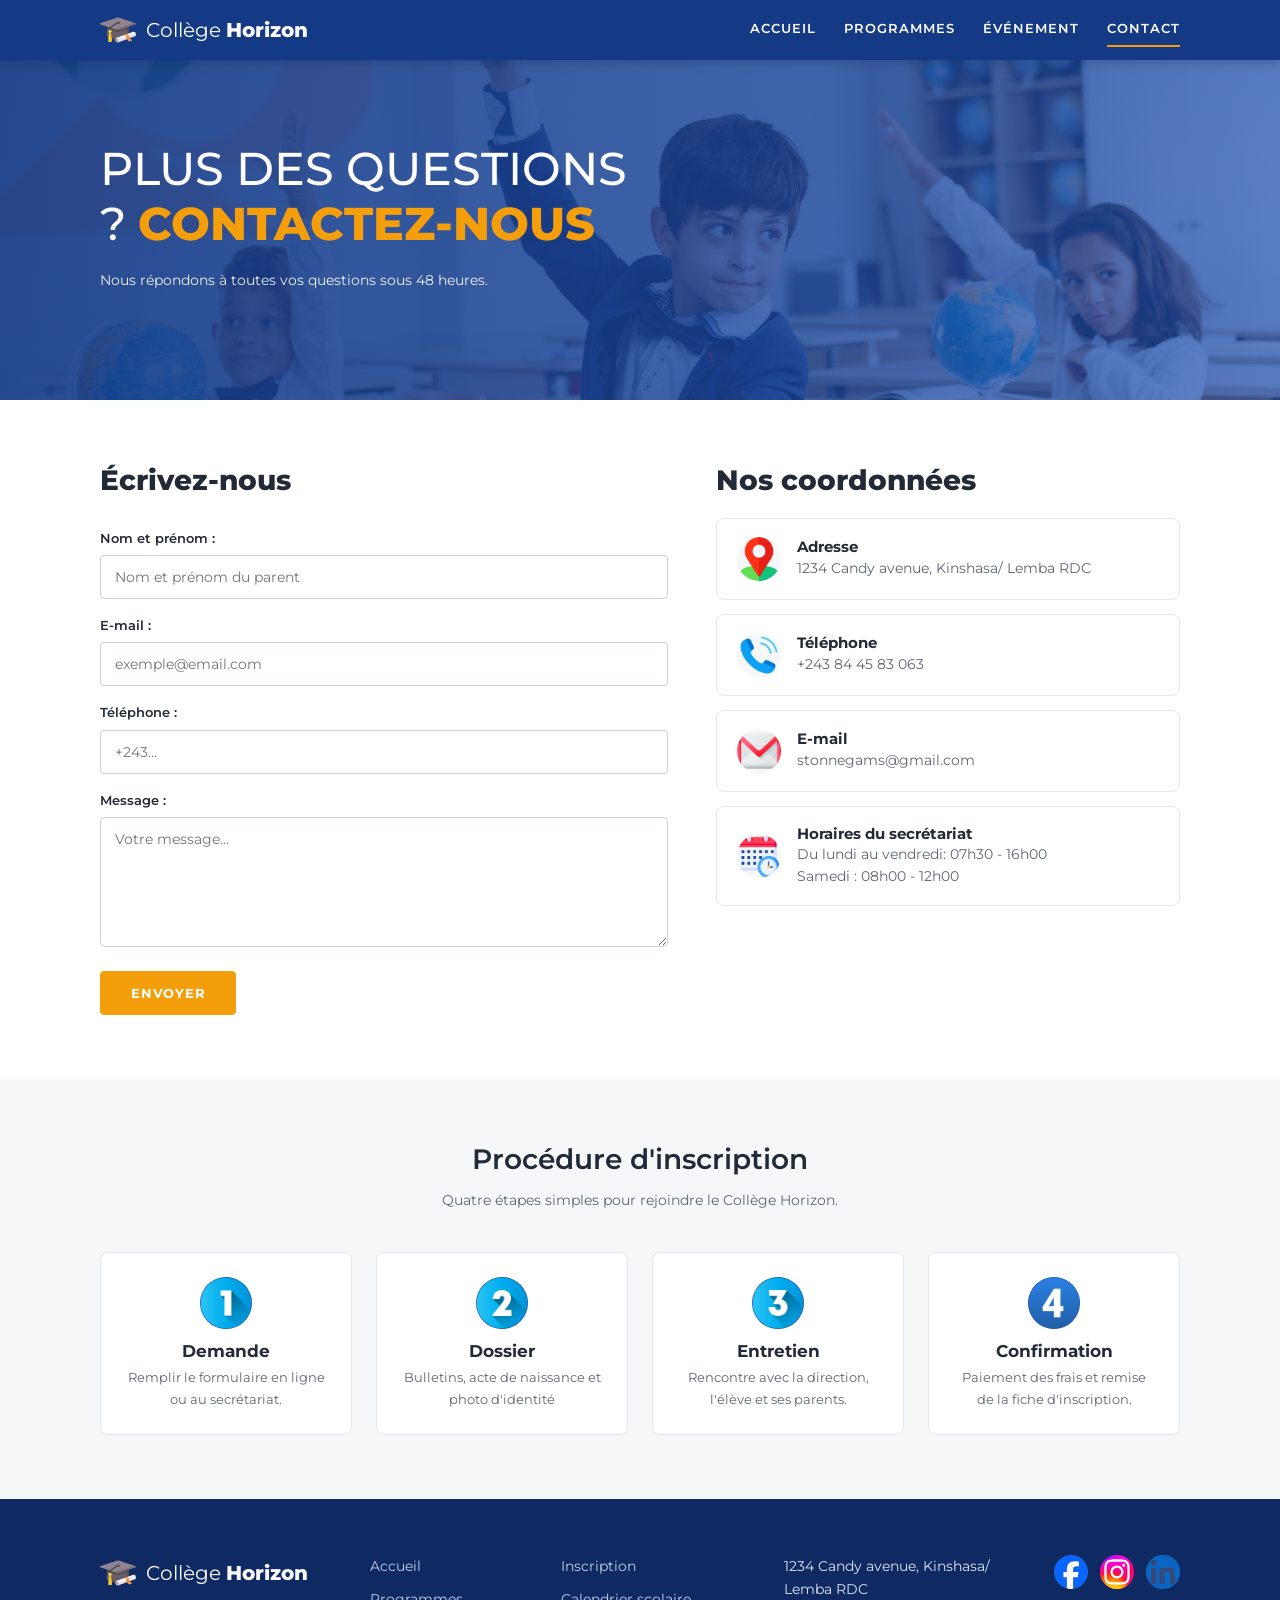
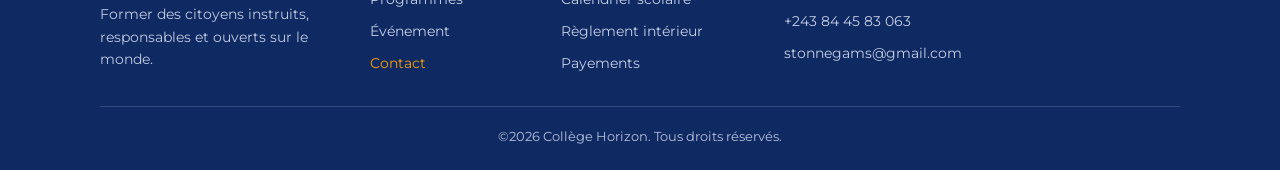
<file: contact.html>
<!DOCTYPE html>
<html lang="fr">
<head>
    <meta charset="UTF-8">
    <meta name="viewport" content="width=device-width, initial-scale=1.0">

    <meta name="description" content="Contactez le Collège Horizon et inscrivez votre enfant : formulaire en ligne, adresse à Lemba, téléphone, e-mail, horaires du secrétariat et étapes d'inscription.">
    <meta name="keywords" content="contact Collège Horizon, inscription école Kinshasa, inscrire mon enfant, procédure d'inscription, secrétariat, adresse école Lemba, téléphone école, Collège Horizon">
    <title>Contact et inscriptions | Collège Horizon</title>

    <link rel="stylesheet" href="style.css">
    <link rel="shortcut icon" href="images/chapeau-de-remise-de-diplome.png" type="image/x-icon">
</head>
<body>  
    <div class="container">

      <main>
        <!-- Header -->
         <header>
            <nav class="navbar">
                <div class="logo">
                    <img src="images/chapeau-de-remise-de-diplome.png" alt="" class="logo-img">
                    <span>Collège <strong>Horizon</strong></span>
                </div>

                <ul class="nav-menu">
                    <li><a href="index.html" aria-label="Page d'accueil">Accueil</a></li>
                     <li><a href="programme.html" aria-label="Page de programmes">Programmes</a></li>
                     <li><a href="evenement.html" aria-label="Page d'événement">Événement</a></li>
                      <li><a href="contact.html" class="active" aria-label="Page de contact">Contact</a></li>
                </ul>
            </nav>

            <div class="banner">
                <!-- Image : (Background du banner) -->
                 <img src="images/contact-banner.jpg" alt="Des éléves dans une salle de classe" class="banner-img">

                 <div class="banner-contenus">
                    <h1>Plus des questions ? <strong>Contactez-nous</strong></h1>
                    <p>Nous répondons à toutes vos questions sous 48 heures.</p>
                 </div>
            </div>
         </header>

         <!-- Section contact 1 -->
          <section class="contact-1-section">
            <div class="formular-form">
                <h2>Écrivez-nous</h2>
                <form action="" method="post">
                    <label for="name" aria-label="Nom du parent">Nom et prénom :</label>
                    <input type="text" name="name" id="name" placeholder="Nom et prénom du parent" required>

                    <label for="email" aria-label="Adresse e-mail">E-mail :</label>
                    <input type="email" name="email" id="email" placeholder="exemple@email.com" required>

                    <label for="number" aria-label="Téléphone">Téléphone :</label>
                    <input type="tel" name="number" id="number" placeholder="+243..." required>

                    <label for="message" aria-label="Message">Message :</label>
                    <textarea name="message" id="message" minlength="1" maxlength="1000" placeholder="Votre message..."></textarea>

                    <button type="submit" id="submite">Envoyer</button>
                </form>
            </div>

            <div class="coordonnee-container">
                <h2>Nos coordonnées</h2>

                <div class="coo-form">
                    <img src="images/emplacement.png" alt="Icone de localisation" class="coo-img">
                    <h3>Adresse</h3>
                    <p>1234 Candy avenue, Kinshasa/ Lemba RDC</p>
                </div>

                <div class="coo-form">
                    <img src="images/telephoner.png" alt="Icone de téléphone" class="coo-img">
                    <h3>Téléphone</h3>
                    <a href="tel:+243844583063">+243 84 45 83 063</a>
                </div>

                <div class="coo-form">
                    <img src="images/gmail.png" alt="Icone d'e-mail" class="coo-img">
                    <h3>E-mail</h3>
                    <a href="mailto:stonnegams@gmail.com">stonnegams@gmail.com</a>
                </div>

                <div class="coo-form">
                    <img src="images/programme.png" alt="Icone d'horloge" class="coo-img">
                    <h3>Horaires du secrétariat</h3>
                    <p>Du lundi au vendredi: 07h30 - 16h00
                        Samedi : 08h00 - 12h00
                    </p>
                </div>
            </div>
          </section>

          <!-- Section Contact 2 -->
           <section class="contact-2-section">

            <h2>Procédure d'inscription</h2>
            <p>Quatre étapes simples pour rejoindre le Collège Horizon.</p>

            <div class="numerotation-contant">

                <div class="num-carte">
                    <img src="images/numero-un.png" alt="1" class="chiff-img">
                    <h3>Demande</h3>
                    <p>Remplir le formulaire en ligne ou au secrétariat.</p>
                </div>

                <div class="num-carte">
                    <img src="images/numero-2.png" alt="2" class="chiff-img">
                    <h3>Dossier</h3>
                    <p>Bulletins, acte de naissance et photo d'identité</p>
                </div>

                <div class="num-carte">
                    <img src="images/numero-3.png" alt="3" class="chiff-img">
                    <h3>Entretien</h3>
                    <p>Rencontre avec la direction, l'élève et ses parents.</p>
                </div>

                <div class="num-carte">
                    <img src="images/numero-4.png" alt="4" class="chiff-img">
                    <h3>Confirmation</h3>
                    <p>Paiement des frais et remise de la fiche d'inscription.</p>
                </div>
            </div>
           </section>
    </main>

    <!-- Footer -->
     <footer>
        <!-- Image :(Utilisé comme backgroud de Footer) -->
        <div class="foot-container">

        <div class="foot-logo">
            <div class="logo">
                <img src="images/chapeau-de-remise-de-diplome.png" alt="" class="logo-img">
                <span>Collège <strong>Horizon</strong></span>
            </div>
            <p>Former des citoyens instruits,
                responsables et ouverts sur le monde.
            </p>
        </div>

        <div class="foot-links">
            <ul class="foot-menu">
                <li><a href="index.html" aria-label="Page d'accueil">Accueil</a></li>
                <li><a href="programme.html" aria-label="Page de programmes">Programmes</a></li>
                <li><a href="evenement.html" aria-label="Page d'événement">Événement</a></li>
                <li><a href="contact.html" class="active" aria-label="Page de contact">Contact</a></li>
            </ul>
        </div>

        <div class="foot-infos">
            <ul class="foot-menu">
                <li><a href="inscription.html" aria-label="Inscription">Inscription</a></li>
                <li><a href="calendrier.html" aria-label="Calendrier scolaire">Calendrier scolaire</a></li>
                <li><a href="programme.html" aria-label="Règlement intérieur">Règlement intérieur</a></li>
                <li><a href="payment.html" aria-label="Payements">Payements</a></li>
            </ul>
        </div>

        <div class="foot-contact-infos">
            <p>1234 Candy avenue, Kinshasa/ Lemba RDC</p>
            <a href="tel:+243844583063">+243 84 45 83 063</a>
            <a href="mailto:stonnegams@gmail.com">stonnegams@gmail.com</a>
        </div>

        <div class="foot-media-social">
            <a href="facebook" target="_blank" aria-label="Facebook"><img src="images/facebook.svg" alt="Icone facebook" class="social-img"></a>
            <a href="instagram" target="_blank" aria-label="Instagram"><img src="images/instagram.svg" alt="Icone instagram" class="social-img"></a>
            <a href="linkedin" target="_blank" aria-label="Linkedin"><img src="images/linkedin.svg" alt="Icone Linkedin" class="social-img"></a>
        </div>

       </div>

       <span>©2026 Collège Horizon. Tous droits réservés.</span>

     </footer>

    </div>
    <script src="script.js"></script>
</body>
</html>
</file>
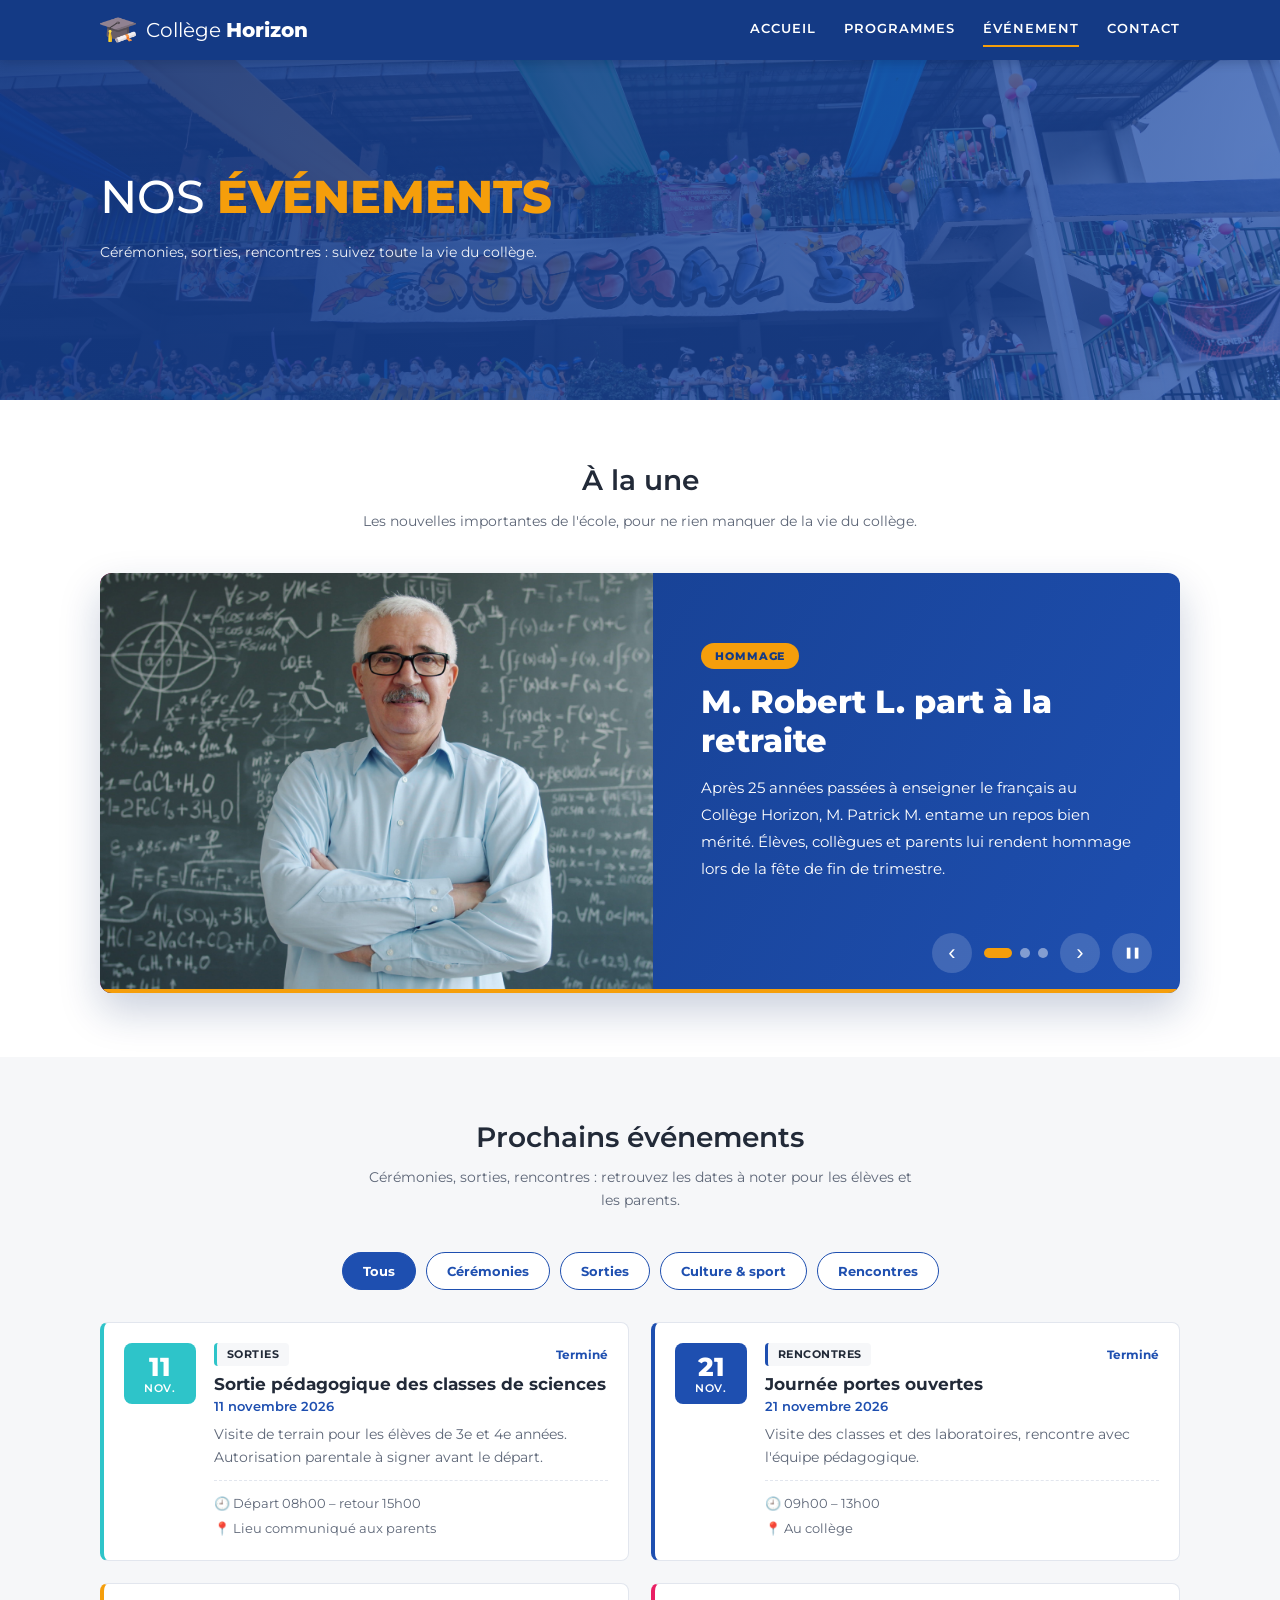
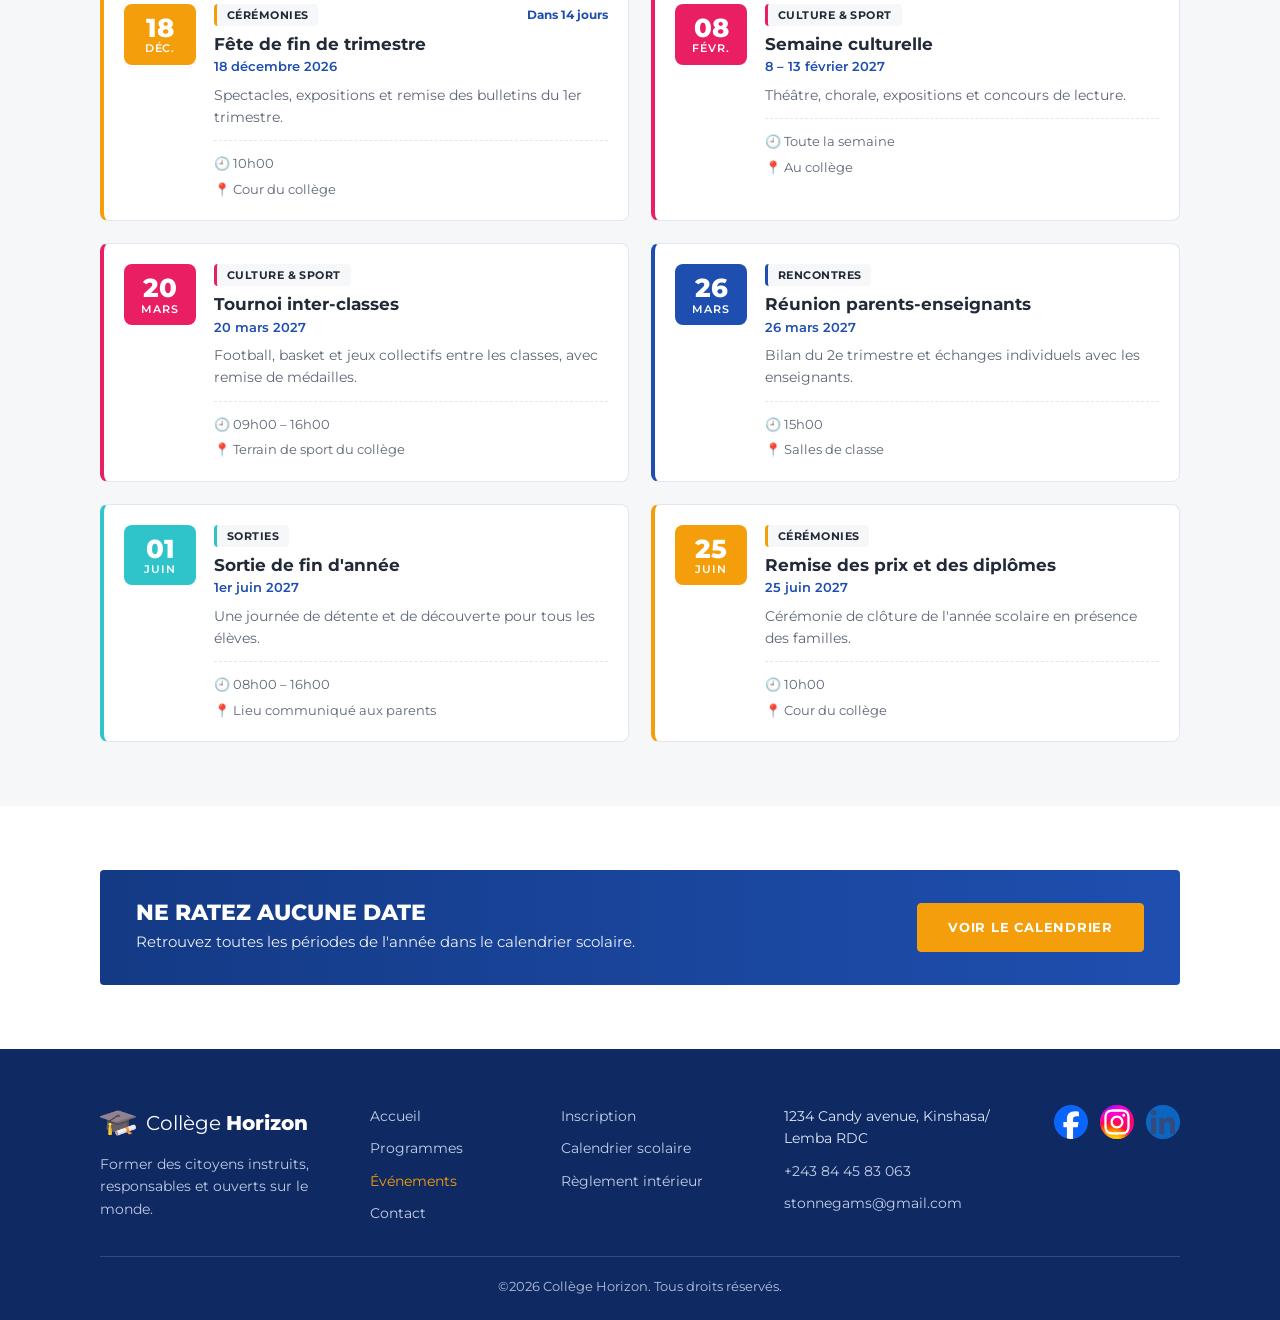
<file: evenement.html>
<!DOCTYPE html>
<html lang="fr">
<head>
    <meta charset="UTF-8">
    <meta name="viewport" content="width=device-width, initial-scale=1.0">

    <meta name="description" content="Cérémonies, sorties, journées portes ouvertes et rencontres : toutes les dates des événements du Collège Horizon pour les parents et les élèves.">
    <meta name="keywords" content="événements école, cérémonies, sorties pédagogiques, journée portes ouvertes, actualités école, Collège Horizon, école Kinshasa">
    <title>Événements de l'école | Collège Horizon</title>

    <link rel="stylesheet" href="style.css">
    <link rel="shortcut icon" href="images/chapeau-de-remise-de-diplome.png" type="image/x-icon">
</head>
<body>
    <div class="container">

     <main>
        <!-- Header -->
         <header>
            <nav class="navbar">
                <div class="logo">
                    <img src="images/chapeau-de-remise-de-diplome.png" alt="" class="logo-img">
                    <span>Collège <strong>Horizon</strong></span>
                </div>

                <ul class="nav-menu">
                    <li><a href="index.html" aria-label="Page d'accueil">Accueil</a></li>
                     <li><a href="programme.html" aria-label="Page de programmes">Programmes</a></li>
                     <li><a href="evenement.html" aria-label="Page d'événement">Événement</a></li>
                      <li><a href="contact.html" aria-label="Page de contact">Contact</a></li>
                </ul>
            </nav>

            <div class="banner">
                <img src="images/banner-événement.jpg" alt="Élèves lors d'une cérémonie au Collège Horizon" class="banner-img">

                <div class="banner-contenus">
                    <h1>Nos <strong>événements</strong></h1>
                    <p>Cérémonies, sorties, rencontres : suivez toute la vie du collège.</p>
                </div>
            </div>
         </header>

         <!-- Section événements 1 : à la une -->
          <section class="evenements-1-section">
            <h2>À la une</h2>
            <p>Les nouvelles importantes de l'école, pour ne rien manquer de la vie du collège.</p>

            <div class="une-carrousel" role="region" aria-roledescription="carrousel" aria-label="Informations à la une">
                <div class="une-piste" aria-live="off">
                    <article class="une-slide actif" role="group" aria-roledescription="diapositive" aria-label="1 sur 3">
                        <div class="une-image">
                            <img src="images/rétraite.jpg" alt="Un professeur entouré de ses élèves">
                        </div>
                        <div class="une-texte">
                            <span class="une-tag">Hommage</span>
                            <h3>M. Robert L. part à la retraite</h3>
                            <p>Après 25 années passées à enseigner le français au Collège Horizon, M. Patrick M. entame un repos bien mérité. Élèves, collègues et parents lui rendent hommage lors de la fête de fin de trimestre.</p>
                        </div>
                    </article>
                    <article class="une-slide" role="group" aria-roledescription="diapositive" aria-label="2 sur 3">
                        <div class="une-image">
                            <img src="images/meilleur.jpg" alt="Une élève tenant son trophée de major de l'école">
                        </div>
                        <div class="une-texte">
                            <span class="une-tag">Distinction</span>
                            <h3>Sarah N., meilleure élève de toute l'école</h3>
                            <p>Élève de 6e année, Sarah N. a obtenu la meilleure moyenne de tout le collège et reçoit le titre de major de l'école. Bravo à elle et à toute l'équipe qui l'a accompagnée.</p>
                        </div>
                    </article>
                    <article class="une-slide" role="group" aria-roledescription="diapositive" aria-label="3 sur 3">
                        <div class="une-image">
                            <img src="images/sortie.jpg" alt="Des élèves en sortie pédagogique">
                        </div>
                        <div class="une-texte">
                            <span class="une-tag">À venir</span>
                            <h3>Sortie pédagogique des classes de sciences</h3>
                            <p>Le 11 novembre, les élèves de 3e et 4e années partiront découvrir sur le terrain ce qu'ils étudient en classe. N'oubliez pas de signer l'autorisation parentale avant le départ.</p>
                        </div>
                    </article>
                </div>

                <div class="une-controles">
                    <button type="button" class="une-fleche une-prec" aria-label="Information précédente">&#8249;</button>
                    <div class="une-points">
                            <button type="button" class="une-point" aria-label="Afficher l'information 1" aria-current="true"></button>
                            <button type="button" class="une-point" aria-label="Afficher l'information 2"></button>
                            <button type="button" class="une-point" aria-label="Afficher l'information 3"></button>
                    </div>
                    <button type="button" class="une-fleche une-suiv" aria-label="Information suivante">&#8250;</button>
                    <button type="button" class="une-fleche une-pause" aria-label="Mettre en pause le défilement" aria-pressed="false">&#10074;&#10074;</button>
                </div>

                <!-- Barre de progression : 5,9 secondes par information -->
                <div class="une-progression" aria-hidden="true"><span></span></div>
            </div>
          </section>

         <!-- Section événements 2 : prochains événements -->
          <section class="evenements-2-section">
            <h2>Prochains événements</h2>
            <p>Cérémonies, sorties, rencontres : retrouvez les dates à noter pour les élèves et les parents.</p>

            <div class="evt-filtres" role="group" aria-label="Filtrer les événements">
                <button type="button" class="evt-filtre actif" data-filtre="tous" aria-pressed="true">Tous</button>
                <button type="button" class="evt-filtre" data-filtre="ceremonie" aria-pressed="false">Cérémonies</button>
                <button type="button" class="evt-filtre" data-filtre="sortie" aria-pressed="false">Sorties</button>
                <button type="button" class="evt-filtre" data-filtre="culture" aria-pressed="false">Culture &amp; sport</button>
                <button type="button" class="evt-filtre" data-filtre="rencontre" aria-pressed="false">Rencontres</button>
            </div>

            <div class="evt-grille">
                <article class="evt-carte cat-sortie" data-categorie="sortie" data-date="2026-11-11">
                    <div class="evt-date"><strong>11</strong><span>nov.</span></div>
                    <div class="evt-corps">
                        <div class="evt-entete">
                            <span class="evt-tag">Sorties</span>
                            <span class="evt-delai"></span>
                        </div>
                        <h3>Sortie pédagogique des classes de sciences</h3>
                        <p class="evt-quand">11 novembre 2026</p>
                        <p>Visite de terrain pour les élèves de 3e et 4e années. Autorisation parentale à signer avant le départ.</p>
                        <ul class="evt-infos">
                            <li>🕘 Départ 08h00 – retour 15h00</li>
                            <li>📍 Lieu communiqué aux parents</li>
                        </ul>
                    </div>
                </article>
                <article class="evt-carte cat-rencontre" data-categorie="rencontre" data-date="2026-11-21">
                    <div class="evt-date"><strong>21</strong><span>nov.</span></div>
                    <div class="evt-corps">
                        <div class="evt-entete">
                            <span class="evt-tag">Rencontres</span>
                            <span class="evt-delai"></span>
                        </div>
                        <h3>Journée portes ouvertes</h3>
                        <p class="evt-quand">21 novembre 2026</p>
                        <p>Visite des classes et des laboratoires, rencontre avec l'équipe pédagogique.</p>
                        <ul class="evt-infos">
                            <li>🕘 09h00 – 13h00</li>
                            <li>📍 Au collège</li>
                        </ul>
                    </div>
                </article>
                <article class="evt-carte cat-ceremonie" data-categorie="ceremonie" data-date="2026-12-18">
                    <div class="evt-date"><strong>18</strong><span>déc.</span></div>
                    <div class="evt-corps">
                        <div class="evt-entete">
                            <span class="evt-tag">Cérémonies</span>
                            <span class="evt-delai"></span>
                        </div>
                        <h3>Fête de fin de trimestre</h3>
                        <p class="evt-quand">18 décembre 2026</p>
                        <p>Spectacles, expositions et remise des bulletins du 1er trimestre.</p>
                        <ul class="evt-infos">
                            <li>🕘 10h00</li>
                            <li>📍 Cour du collège</li>
                        </ul>
                    </div>
                </article>
                <article class="evt-carte cat-culture" data-categorie="culture" data-date="2027-02-08" data-fin="2027-02-13">
                    <div class="evt-date"><strong>08</strong><span>févr.</span></div>
                    <div class="evt-corps">
                        <div class="evt-entete">
                            <span class="evt-tag">Culture &amp; sport</span>
                            <span class="evt-delai"></span>
                        </div>
                        <h3>Semaine culturelle</h3>
                        <p class="evt-quand">8 – 13 février 2027</p>
                        <p>Théâtre, chorale, expositions et concours de lecture.</p>
                        <ul class="evt-infos">
                            <li>🕘 Toute la semaine</li>
                            <li>📍 Au collège</li>
                        </ul>
                    </div>
                </article>
                <article class="evt-carte cat-culture" data-categorie="culture" data-date="2027-03-20">
                    <div class="evt-date"><strong>20</strong><span>mars</span></div>
                    <div class="evt-corps">
                        <div class="evt-entete">
                            <span class="evt-tag">Culture &amp; sport</span>
                            <span class="evt-delai"></span>
                        </div>
                        <h3>Tournoi inter-classes</h3>
                        <p class="evt-quand">20 mars 2027</p>
                        <p>Football, basket et jeux collectifs entre les classes, avec remise de médailles.</p>
                        <ul class="evt-infos">
                            <li>🕘 09h00 – 16h00</li>
                            <li>📍 Terrain de sport du collège</li>
                        </ul>
                    </div>
                </article>
                <article class="evt-carte cat-rencontre" data-categorie="rencontre" data-date="2027-03-26">
                    <div class="evt-date"><strong>26</strong><span>mars</span></div>
                    <div class="evt-corps">
                        <div class="evt-entete">
                            <span class="evt-tag">Rencontres</span>
                            <span class="evt-delai"></span>
                        </div>
                        <h3>Réunion parents-enseignants</h3>
                        <p class="evt-quand">26 mars 2027</p>
                        <p>Bilan du 2e trimestre et échanges individuels avec les enseignants.</p>
                        <ul class="evt-infos">
                            <li>🕘 15h00</li>
                            <li>📍 Salles de classe</li>
                        </ul>
                    </div>
                </article>
                <article class="evt-carte cat-sortie" data-categorie="sortie" data-date="2027-06-01">
                    <div class="evt-date"><strong>01</strong><span>juin</span></div>
                    <div class="evt-corps">
                        <div class="evt-entete">
                            <span class="evt-tag">Sorties</span>
                            <span class="evt-delai"></span>
                        </div>
                        <h3>Sortie de fin d'année</h3>
                        <p class="evt-quand">1er juin 2027</p>
                        <p>Une journée de détente et de découverte pour tous les élèves.</p>
                        <ul class="evt-infos">
                            <li>🕘 08h00 – 16h00</li>
                            <li>📍 Lieu communiqué aux parents</li>
                        </ul>
                    </div>
                </article>
                <article class="evt-carte cat-ceremonie" data-categorie="ceremonie" data-date="2027-06-25">
                    <div class="evt-date"><strong>25</strong><span>juin</span></div>
                    <div class="evt-corps">
                        <div class="evt-entete">
                            <span class="evt-tag">Cérémonies</span>
                            <span class="evt-delai"></span>
                        </div>
                        <h3>Remise des prix et des diplômes</h3>
                        <p class="evt-quand">25 juin 2027</p>
                        <p>Cérémonie de clôture de l'année scolaire en présence des familles.</p>
                        <ul class="evt-infos">
                            <li>🕘 10h00</li>
                            <li>📍 Cour du collège</li>
                        </ul>
                    </div>
                </article>
            </div>
          </section>

         <!-- Section événements 3 -->
          <section class="evenements-3-section">
            <div class="big-block">
                <h2>Ne ratez aucune date</h2>
                <p>Retrouvez toutes les périodes de l'année dans le calendrier scolaire.</p>

                <a href="calendrier.html" id="savoir-btn" aria-label="Voir le calendrier scolaire">Voir le calendrier</a>
            </div>
          </section>
    </main>

    <!-- Footer -->
     <footer>
        <div class="foot-container">

        <div class="foot-logo">
            <div class="logo">
                <img src="images/chapeau-de-remise-de-diplome.png" alt="" class="logo-img">
                <span>Collège <strong>Horizon</strong></span>
            </div>
            <p>Former des citoyens instruits,
                responsables et ouverts sur le monde.
            </p>
        </div>

        <div class="foot-links">
            <ul class="foot-menu">
                <li><a href="index.html" aria-label="Page d'accueil">Accueil</a></li>
                <li><a href="programme.html" aria-label="Page de programmes">Programmes</a></li>
                <li><a href="evenement.html" class="active" aria-label="Événements">Événements</a></li>
                <li><a href="contact.html" aria-label="Page de contact">Contact</a></li>
            </ul>
        </div>

        <div class="foot-infos">
            <ul class="foot-menu">
                <li><a href="contact.html" aria-label="Inscription">Inscription</a></li>
                <li><a href="calendrier.html" aria-label="Calendrier scolaire">Calendrier scolaire</a></li>
                <li><a href="regulations.html" aria-label="Règlement intérieur">Règlement intérieur</a></li>
            </ul>
        </div>

        <div class="foot-contact-infos">
            <p>1234 Candy avenue, Kinshasa/ Lemba RDC</p>
            <a href="tel:+243844583063">+243 84 45 83 063</a>
            <a href="mailto:stonnegams@gmail.com">stonnegams@gmail.com</a>
        </div>

        <div class="foot-media-social">
            <a href="facebook" target="_blank" aria-label="Facebook"><img src="images/facebook.svg" alt="Icone facebook" class="social-img"></a>
            <a href="instagram" target="_blank" aria-label="Instagram"><img src="images/instagram.svg" alt="Icone instagram" class="social-img"></a>
            <a href="linkedin" target="_blank" aria-label="Linkedin"><img src="images/linkedin.svg" alt="Icone Linkedin" class="social-img"></a>
        </div>

       </div>

       <span>©2026 Collège Horizon. Tous droits réservés.</span>

     </footer>

    </div>

    <script src="index4.js"></script>
</body>
</html>
</file>
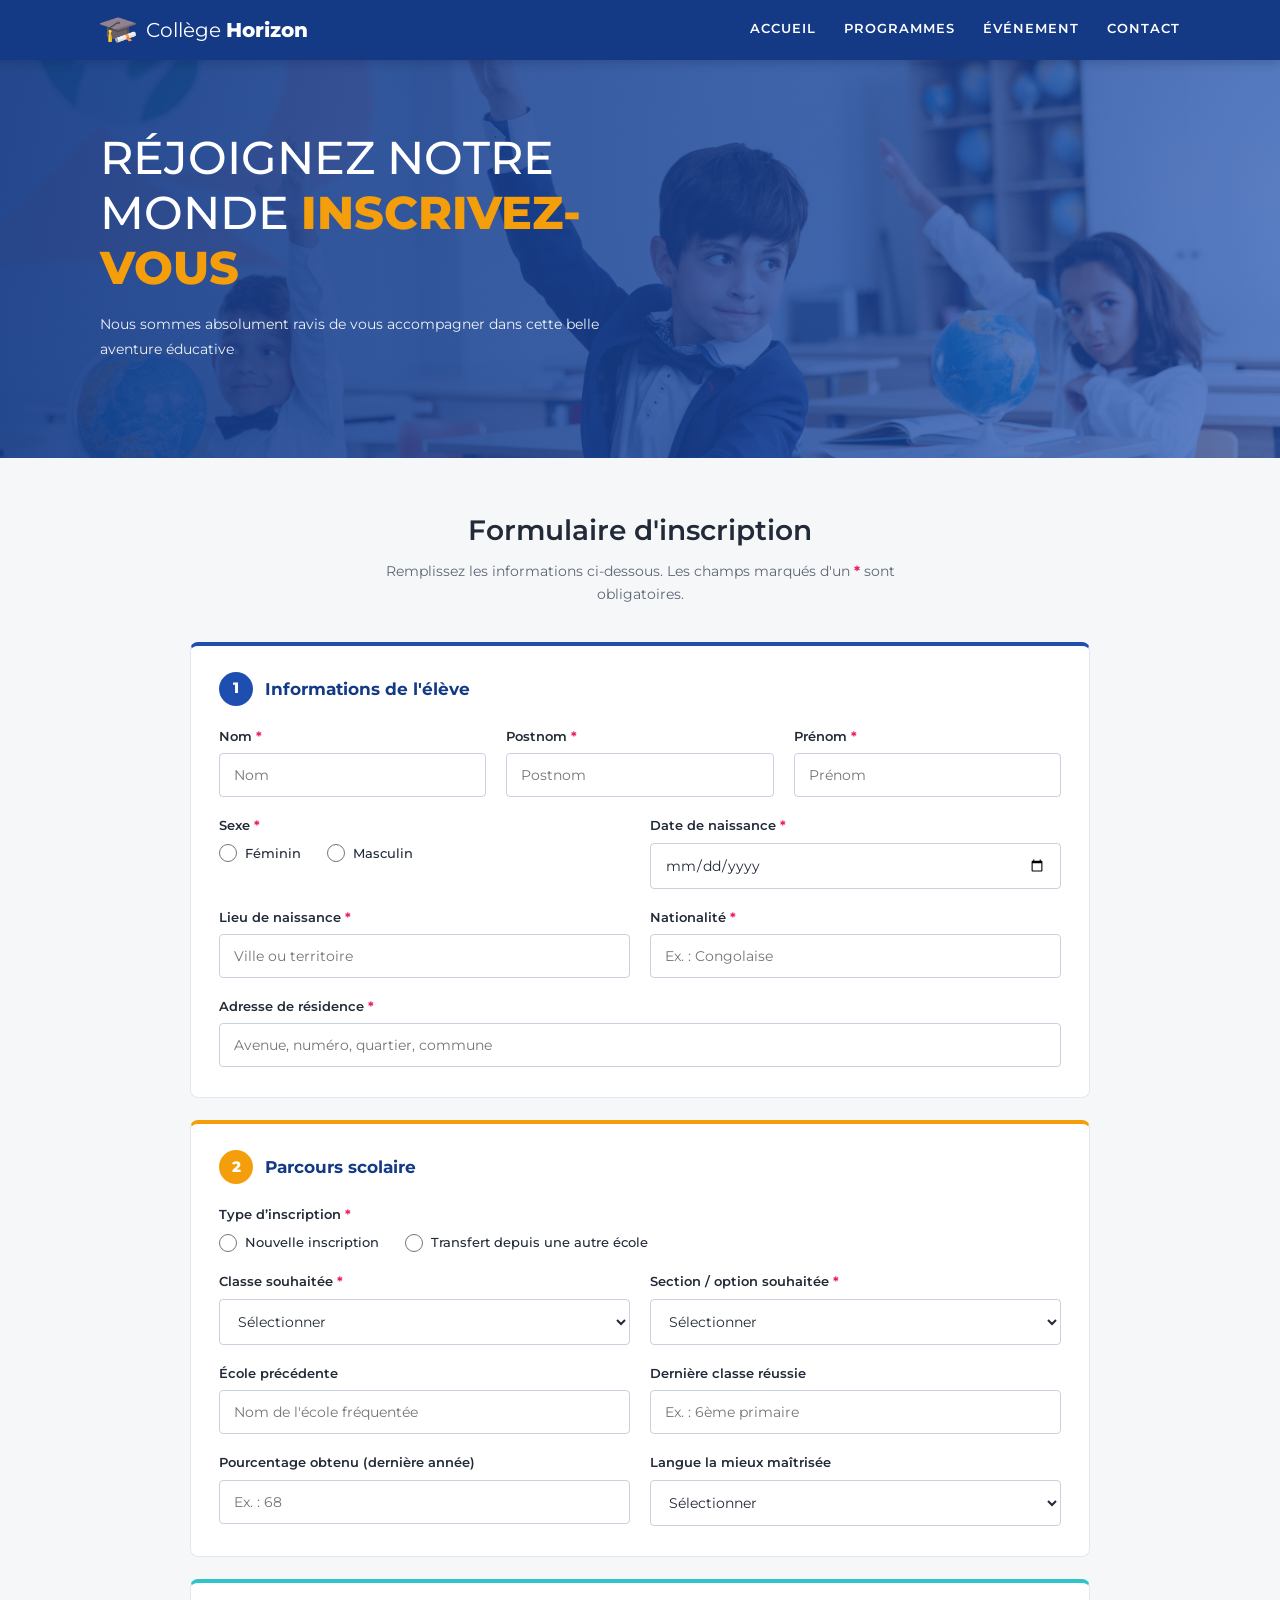
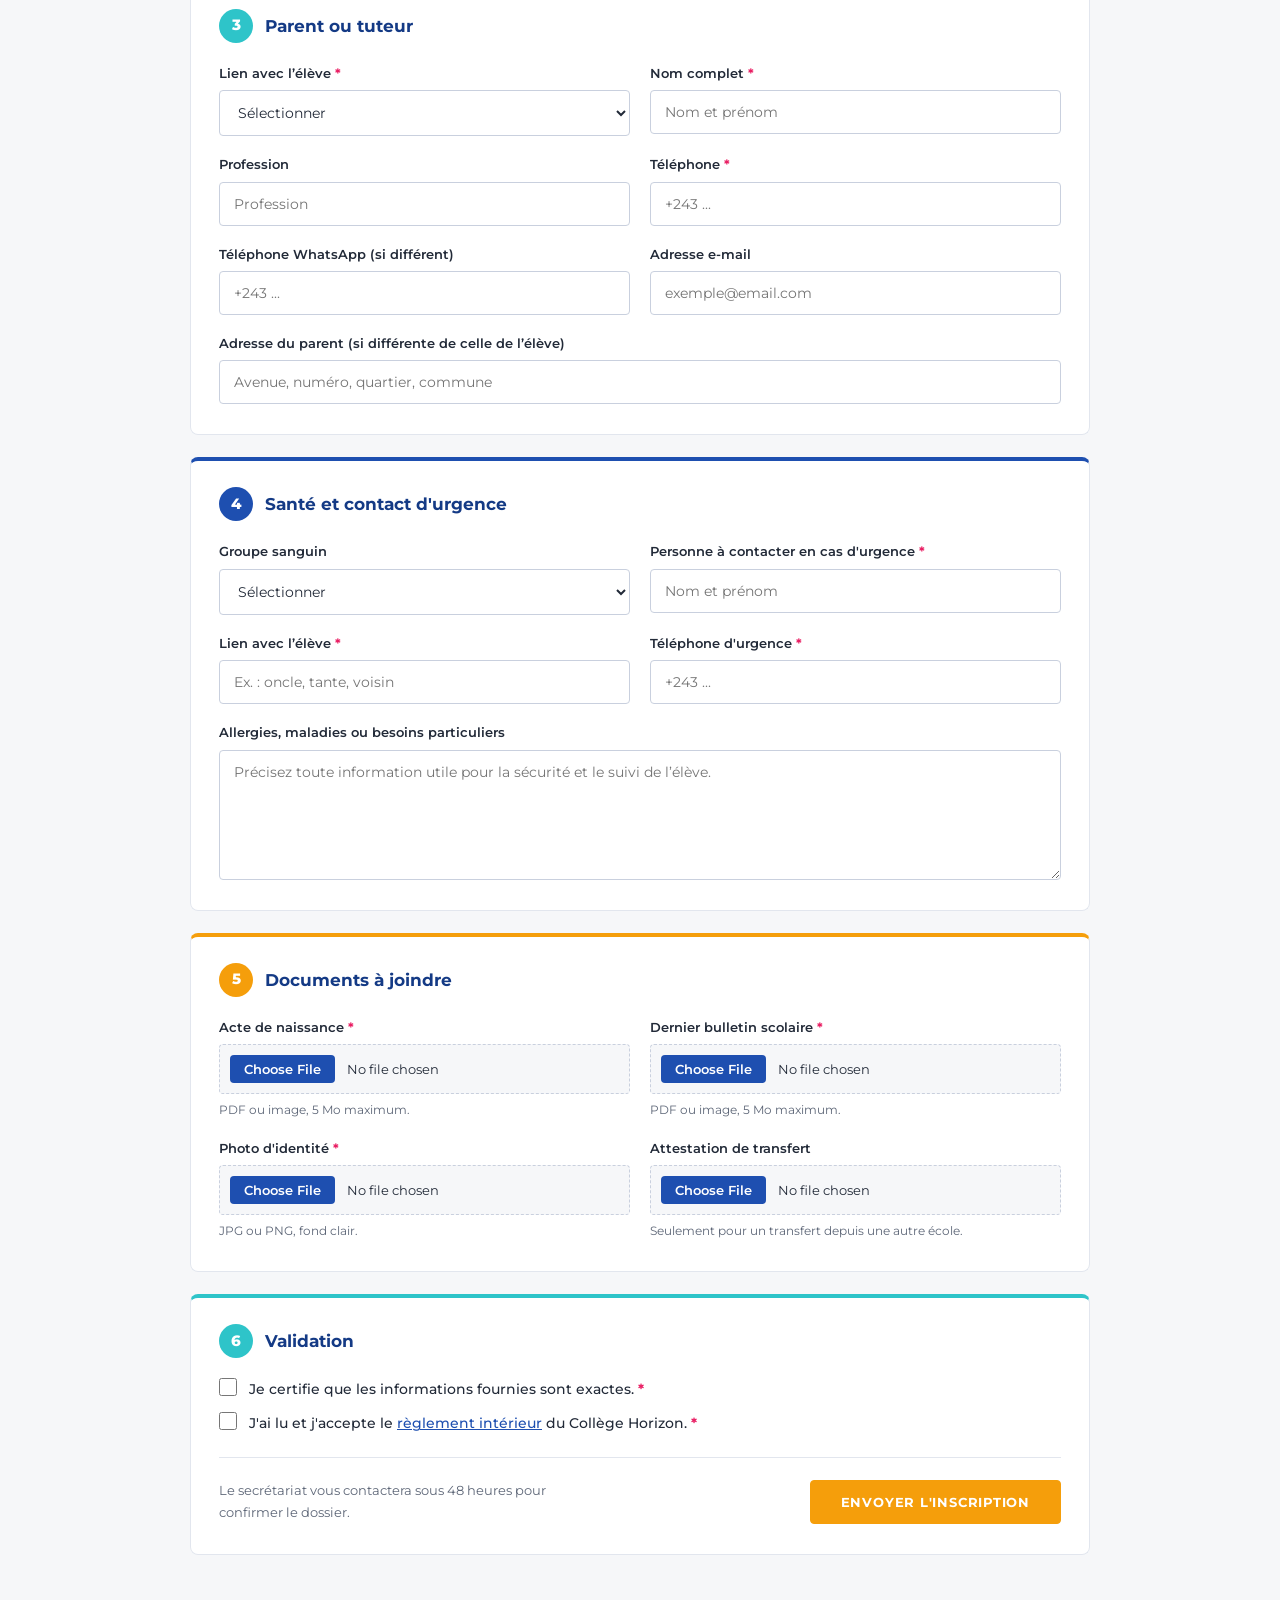
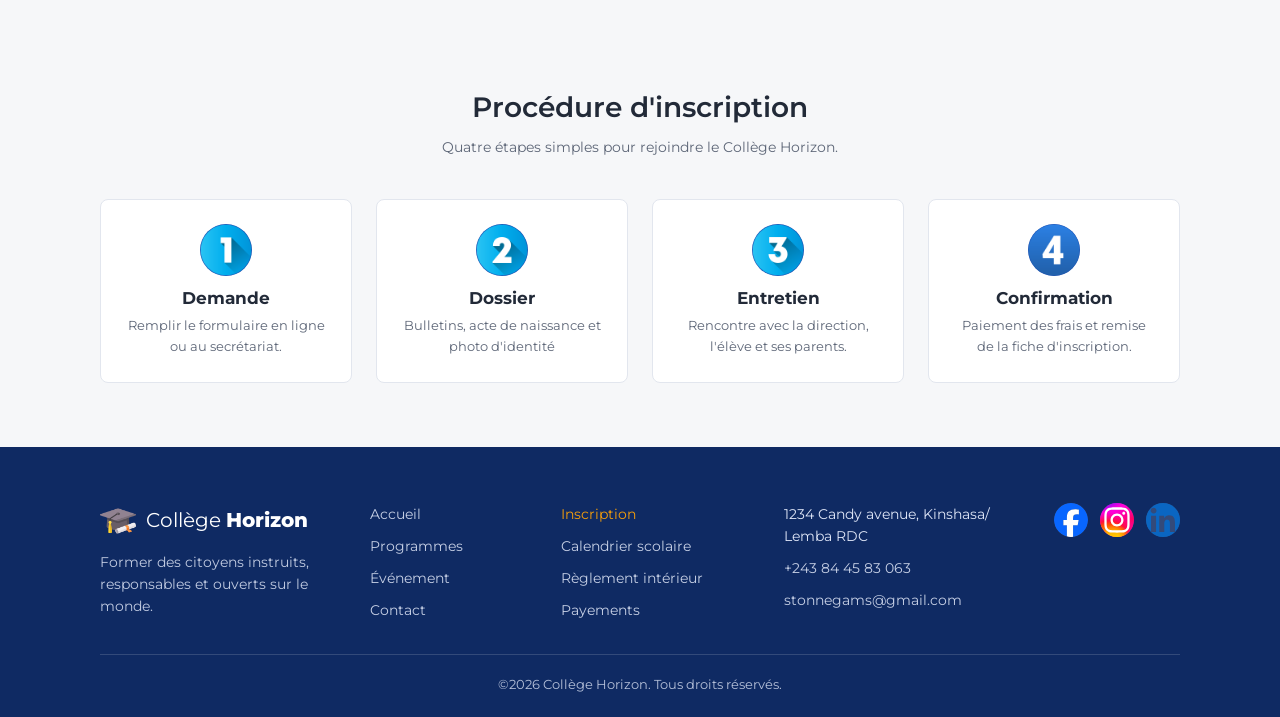
<file: inscription.html>
<!DOCTYPE html>
<html lang="fr">
<head>
    <meta charset="UTF-8">
    <meta name="viewport" content="width=device-width, initial-scale=1.0">

    <meta name="description" content="Inscrivez votre enfant au Collège Horizon : remplissez le formulaire d'inscription en ligne avec les informations de l'élève, du parent et les documents requis.">
    <meta name="keywords" content="inscription Collège Horizon, inscrire mon enfant, formulaire d'inscription, inscription école Kinshasa, inscription secondaire Lemba">
    <title>Inscription des élèves | Collège Horizon</title>

    <link rel="stylesheet" href="style.css">
    <link rel="shortcut icon" href="images/chapeau-de-remise-de-diplome.png" type="image/x-icon">
</head>
<body>
    <div class="container">

     <main>
        <!-- Header (page hors menu : aucun lien actif) -->
         <header>
            <nav class="navbar">
                <div class="logo">
                    <img src="images/chapeau-de-remise-de-diplome.png" alt="" class="logo-img">
                    <span>Collège <strong>Horizon</strong></span>
                </div>

                <ul class="nav-menu">
                    <li><a href="index.html" aria-label="Page d'accueil">Accueil</a></li>
                     <li><a href="programme.html" aria-label="Page de programmes">Programmes</a></li>
                     <li><a href="evenement.html" aria-label="Page d'événement">Événement</a></li>
                      <li><a href="contact.html" aria-label="Page de contact">Contact</a></li>
                </ul>
            </nav>

             <div class="banner">
                <!-- Image : (Background du banner) -->
                 <img src="images/contact-banner.jpg" alt="Des éléves dans une salle de classe" class="banner-img">

                 <div class="banner-contenus">
                    <h1>Réjoignez notre monde <strong>Inscrivez-vous</strong></h1>
                    <p>Nous sommes absolument ravis de vous accompagner dans cette belle aventure éducative</p>
                 </div>
            </div>
         </header>

         <!-- Section inscription -->
          <section class="inscription-1-section">
            <h2>Formulaire d'inscription</h2>
            <p>Remplissez les informations ci-dessous. Les champs marqués d'un <span class="req">*</span> sont obligatoires.</p>

            <form class="form-inscription" action="" method="post" enctype="multipart/form-data">

                <!-- Informations de l'élève -->
                <fieldset class="insc-bloc">
                    <legend>Informations de l'élève</legend>
                    <div class="insc-grid insc-trois">
                        <div class="champ">
                            <label for="nom">Nom <span class="req" aria-hidden="true">*</span></label>
                            <input type="text" name="nom" id="nom" placeholder="Nom" autocomplete="family-name" required>
                        </div>
                        <div class="champ">
                            <label for="postnom">Postnom <span class="req" aria-hidden="true">*</span></label>
                            <input type="text" name="postnom" id="postnom" placeholder="Postnom" required>
                        </div>
                        <div class="champ">
                            <label for="prenom">Prénom <span class="req" aria-hidden="true">*</span></label>
                            <input type="text" name="prenom" id="prenom" placeholder="Prénom" autocomplete="given-name" required>
                        </div>
                    </div>
                    <div class="insc-grid">
                        <div class="champ">
                            <span class="champ-titre">Sexe <span class="req" aria-hidden="true">*</span></span>
                            <div class="radio-groupe">
                                <label><input type="radio" name="sexe" value="Féminin" required> Féminin</label>
                                <label><input type="radio" name="sexe" value="Masculin"> Masculin</label>
                            </div>
                        </div>
                        <div class="champ">
                            <label for="naissance">Date de naissance <span class="req" aria-hidden="true">*</span></label>
                            <input type="date" name="naissance" id="naissance" required>
                        </div>
                        <div class="champ">
                            <label for="lieu-naissance">Lieu de naissance <span class="req" aria-hidden="true">*</span></label>
                            <input type="text" name="lieu-naissance" id="lieu-naissance" placeholder="Ville ou territoire" required>
                        </div>
                        <div class="champ">
                            <label for="nationalite">Nationalité <span class="req" aria-hidden="true">*</span></label>
                            <input type="text" name="nationalite" id="nationalite" placeholder="Ex. : Congolaise" required>
                        </div>
                        <div class="champ champ-large">
                            <label for="adresse-eleve">Adresse de résidence <span class="req" aria-hidden="true">*</span></label>
                            <input type="text" name="adresse-eleve" id="adresse-eleve" placeholder="Avenue, numéro, quartier, commune" required>
                        </div>
                    </div>
                </fieldset>

                <!-- Parcours scolaire -->
                <fieldset class="insc-bloc">
                    <legend>Parcours scolaire</legend>
                    <div class="insc-grid">
                        <div class="champ champ-large">
                            <span class="champ-titre">Type d’inscription <span class="req" aria-hidden="true">*</span></span>
                            <div class="radio-groupe">
                                <label><input type="radio" name="type-inscription" value="Nouvelle inscription" required> Nouvelle inscription</label>
                                <label><input type="radio" name="type-inscription" value="Transfert depuis une autre école"> Transfert depuis une autre école</label>
                            </div>
                        </div>
                        <div class="champ">
                            <label for="classe">Classe souhaitée <span class="req" aria-hidden="true">*</span></label>
                            <select name="classe" id="classe" required>
                                <option value="">Sélectionner</option><option value="1ère année">1ère année</option><option value="2ème année">2ème année</option><option value="3ème année">3ème année</option><option value="4ème année">4ème année</option><option value="5ème année">5ème année</option><option value="6ème année">6ème année</option>
                            </select>
                        </div>
                        <div class="champ">
                            <label for="section">Section / option souhaitée <span class="req" aria-hidden="true">*</span></label>
                            <select name="section" id="section" required>
                                <option value="">Sélectionner</option><option value="Cycle d'orientation (1ère - 2ème)">Cycle d'orientation (1ère - 2ème)</option><option value="Section scientifique">Section scientifique</option><option value="Section commerciale et gestion">Section commerciale et gestion</option>
                            </select>
                        </div>
                        <div class="champ">
                            <label for="ecole-precedente">École précédente</label>
                            <input type="text" name="ecole-precedente" id="ecole-precedente" placeholder="Nom de l'école fréquentée">
                        </div>
                        <div class="champ">
                            <label for="derniere-classe">Dernière classe réussie</label>
                            <input type="text" name="derniere-classe" id="derniere-classe" placeholder="Ex. : 6ème primaire">
                        </div>
                        <div class="champ">
                            <label for="pourcentage">Pourcentage obtenu (dernière année)</label>
                            <input type="number" name="pourcentage" id="pourcentage" placeholder="Ex. : 68" min="0" max="100">
                        </div>
                        <div class="champ">
                            <label for="langue">Langue la mieux maîtrisée</label>
                            <select name="langue" id="langue">
                                <option value="">Sélectionner</option><option value="Français">Français</option><option value="Lingala">Lingala</option><option value="Kikongo">Kikongo</option><option value="Swahili">Swahili</option><option value="Tshiluba">Tshiluba</option><option value="Autre">Autre</option>
                            </select>
                        </div>
                    </div>
                </fieldset>

                <!-- Parent ou tuteur -->
                <fieldset class="insc-bloc">
                    <legend>Parent ou tuteur</legend>
                    <div class="insc-grid">
                        <div class="champ">
                            <label for="lien">Lien avec l’élève <span class="req" aria-hidden="true">*</span></label>
                            <select name="lien" id="lien" required>
                                <option value="">Sélectionner</option><option value="Père">Père</option><option value="Mère">Mère</option><option value="Tuteur / Tutrice">Tuteur / Tutrice</option><option value="Autre">Autre</option>
                            </select>
                        </div>
                        <div class="champ">
                            <label for="parent-nom">Nom complet <span class="req" aria-hidden="true">*</span></label>
                            <input type="text" name="parent-nom" id="parent-nom" placeholder="Nom et prénom" autocomplete="name" required>
                        </div>
                        <div class="champ">
                            <label for="profession">Profession</label>
                            <input type="text" name="profession" id="profession" placeholder="Profession">
                        </div>
                        <div class="champ">
                            <label for="parent-tel">Téléphone <span class="req" aria-hidden="true">*</span></label>
                            <input type="tel" name="parent-tel" id="parent-tel" placeholder="+243 ..." autocomplete="tel" required>
                        </div>
                        <div class="champ">
                            <label for="parent-whatsapp">Téléphone WhatsApp (si différent)</label>
                            <input type="tel" name="parent-whatsapp" id="parent-whatsapp" placeholder="+243 ...">
                        </div>
                        <div class="champ">
                            <label for="parent-email">Adresse e-mail</label>
                            <input type="email" name="parent-email" id="parent-email" placeholder="exemple@email.com" autocomplete="email">
                        </div>
                        <div class="champ champ-large">
                            <label for="parent-adresse">Adresse du parent (si différente de celle de l’élève)</label>
                            <input type="text" name="parent-adresse" id="parent-adresse" placeholder="Avenue, numéro, quartier, commune">
                        </div>
                    </div>
                </fieldset>

                <!-- Santé et contact d'urgence -->
                <fieldset class="insc-bloc">
                    <legend>Santé et contact d'urgence</legend>
                    <div class="insc-grid">
                        <div class="champ">
                            <label for="groupe-sanguin">Groupe sanguin</label>
                            <select name="groupe-sanguin" id="groupe-sanguin">
                                <option value="">Sélectionner</option><option value="A+">A+</option><option value="A-">A-</option><option value="B+">B+</option><option value="B-">B-</option><option value="AB+">AB+</option><option value="AB-">AB-</option><option value="O+">O+</option><option value="O-">O-</option><option value="Je ne sais pas">Je ne sais pas</option>
                            </select>
                        </div>
                        <div class="champ">
                            <label for="urgence-nom">Personne à contacter en cas d'urgence <span class="req" aria-hidden="true">*</span></label>
                            <input type="text" name="urgence-nom" id="urgence-nom" placeholder="Nom et prénom" required>
                        </div>
                        <div class="champ">
                            <label for="urgence-lien">Lien avec l’élève <span class="req" aria-hidden="true">*</span></label>
                            <input type="text" name="urgence-lien" id="urgence-lien" placeholder="Ex. : oncle, tante, voisin" required>
                        </div>
                        <div class="champ">
                            <label for="urgence-tel">Téléphone d'urgence <span class="req" aria-hidden="true">*</span></label>
                            <input type="tel" name="urgence-tel" id="urgence-tel" placeholder="+243 ..." required>
                        </div>
                        <div class="champ champ-large">
                            <label for="sante">Allergies, maladies ou besoins particuliers</label>
                            <textarea name="sante" id="sante" maxlength="500" placeholder="Précisez toute information utile pour la sécurité et le suivi de l’élève."></textarea>
                        </div>
                    </div>
                </fieldset>

                <!-- Documents à joindre -->
                <fieldset class="insc-bloc">
                    <legend>Documents à joindre</legend>
                    <div class="insc-grid">
                        <div class="champ">
                            <label for="doc-naissance">Acte de naissance <span class="req" aria-hidden="true">*</span></label>
                            <input type="file" name="doc-naissance" id="doc-naissance" accept=".pdf,.jpg,.jpeg,.png" required>
                            <small>PDF ou image, 5 Mo maximum.</small>
                        </div>
                        <div class="champ">
                            <label for="doc-bulletin">Dernier bulletin scolaire <span class="req" aria-hidden="true">*</span></label>
                            <input type="file" name="doc-bulletin" id="doc-bulletin" accept=".pdf,.jpg,.jpeg,.png" required>
                            <small>PDF ou image, 5 Mo maximum.</small>
                        </div>
                        <div class="champ">
                            <label for="doc-photo">Photo d'identité <span class="req" aria-hidden="true">*</span></label>
                            <input type="file" name="doc-photo" id="doc-photo" accept=".jpg,.jpeg,.png" required>
                            <small>JPG ou PNG, fond clair.</small>
                        </div>
                        <div class="champ">
                            <label for="doc-transfert">Attestation de transfert</label>
                            <input type="file" name="doc-transfert" id="doc-transfert" accept=".pdf,.jpg,.jpeg,.png">
                            <small>Seulement pour un transfert depuis une autre école.</small>
                        </div>
                    </div>
                </fieldset>

                <!-- Validation -->
                <fieldset class="insc-bloc">
                    <legend>Validation</legend>
                    <label class="insc-accord">
                        <input type="checkbox" name="certifie" required>
                        <span>Je certifie que les informations fournies sont exactes. <span class="req" aria-hidden="true">*</span></span>
                    </label>
                    <label class="insc-accord">
                        <input type="checkbox" name="reglement" required>
                        <span>J'ai lu et j'accepte le <a href="regulations.html" target="_blank" rel="noopener">règlement intérieur</a> du Collège Horizon. <span class="req" aria-hidden="true">*</span></span>
                    </label>

                    <div class="insc-envoi">
                        <p>Le secrétariat vous contactera sous 48 heures pour confirmer le dossier.</p>
                        <button type="submit" id="submite">Envoyer l'inscription</button>
                    </div>
                </fieldset>
            </form>
          </section>

          <!-- Section Contact 2 -->
           <section class="contact-2-section">
            
            <h2>Procédure d'inscription</h2>
            <p>Quatre étapes simples pour rejoindre le Collège Horizon.</p>

            <div class="numerotation-contant">

                <div class="num-carte">
                    <img src="images/numero-un.png" alt="1" class="chiff-img">
                    <h3>Demande</h3>
                    <p>Remplir le formulaire en ligne ou au secrétariat.</p>
                </div>

                <div class="num-carte">
                    <img src="images/numero-2.png" alt="2" class="chiff-img">
                    <h3>Dossier</h3>
                    <p>Bulletins, acte de naissance et photo d'identité</p>
                </div>

                <div class="num-carte">
                    <img src="images/numero-3.png" alt="3" class="chiff-img">
                    <h3>Entretien</h3>
                    <p>Rencontre avec la direction, l'élève et ses parents.</p>
                </div>

                <div class="num-carte">
                    <img src="images/numero-4.png" alt="4" class="chiff-img">
                    <h3>Confirmation</h3>
                    <p>Paiement des frais et remise de la fiche d'inscription.</p>
                </div>
            </div>
           </section>
    </main>

    <!-- Footer -->
     <footer>
        <div class="foot-container">

        <div class="foot-logo">
            <div class="logo">
                <img src="images/chapeau-de-remise-de-diplome.png" alt="" class="logo-img">
                <span>Collège <strong>Horizon</strong></span>
            </div>
            <p>Former des citoyens instruits,
                responsables et ouverts sur le monde.
            </p>
        </div>

        <div class="foot-links">
            <ul class="foot-menu">
                <li><a href="index.html" aria-label="Page d'accueil">Accueil</a></li>
                <li><a href="programme.html" aria-label="Page de programmes">Programmes</a></li>
                <li><a href="evenement.html" aria-label="Page d'événement">Événement</a></li>
                <li><a href="contact.html" aria-label="Page de contact">Contact</a></li>
            </ul>
        </div>

        <div class="foot-infos">
            <ul class="foot-menu">
                <li><a href="inscription.html" class="active" aria-label="Inscription">Inscription</a></li>
                <li><a href="calendrier.html" aria-label="Calendrier scolaire">Calendrier scolaire</a></li>
                <li><a href="regulations.html" aria-label="Règlement intérieur">Règlement intérieur</a></li>
                <li><a href="payment.html" aria-label="Payements">Payements</a></li>
            </ul>             
        </div>

        <div class="foot-contact-infos">
            <p>1234 Candy avenue, Kinshasa/ Lemba RDC</p>
            <a href="tel:+243844583063">+243 84 45 83 063</a>
            <a href="mailto:stonnegams@gmail.com">stonnegams@gmail.com</a>
        </div>

        <div class="foot-media-social">
            <a href="facebook" target="_blank" aria-label="Facebook"><img src="images/facebook.svg" alt="Icone facebook" class="social-img"></a>
            <a href="instagram" target="_blank" aria-label="Instagram"><img src="images/instagram.svg" alt="Icone instagram" class="social-img"></a>
            <a href="linkedin" target="_blank" aria-label="Linkedin"><img src="images/linkedin.svg" alt="Icone Linkedin" class="social-img"></a>
        </div>

       </div>

       <span>©2026 Collège Horizon. Tous droits réservés.</span>

     </footer>

    </div>

    <script src="index.js"></script>
</body>
</html>
</file>
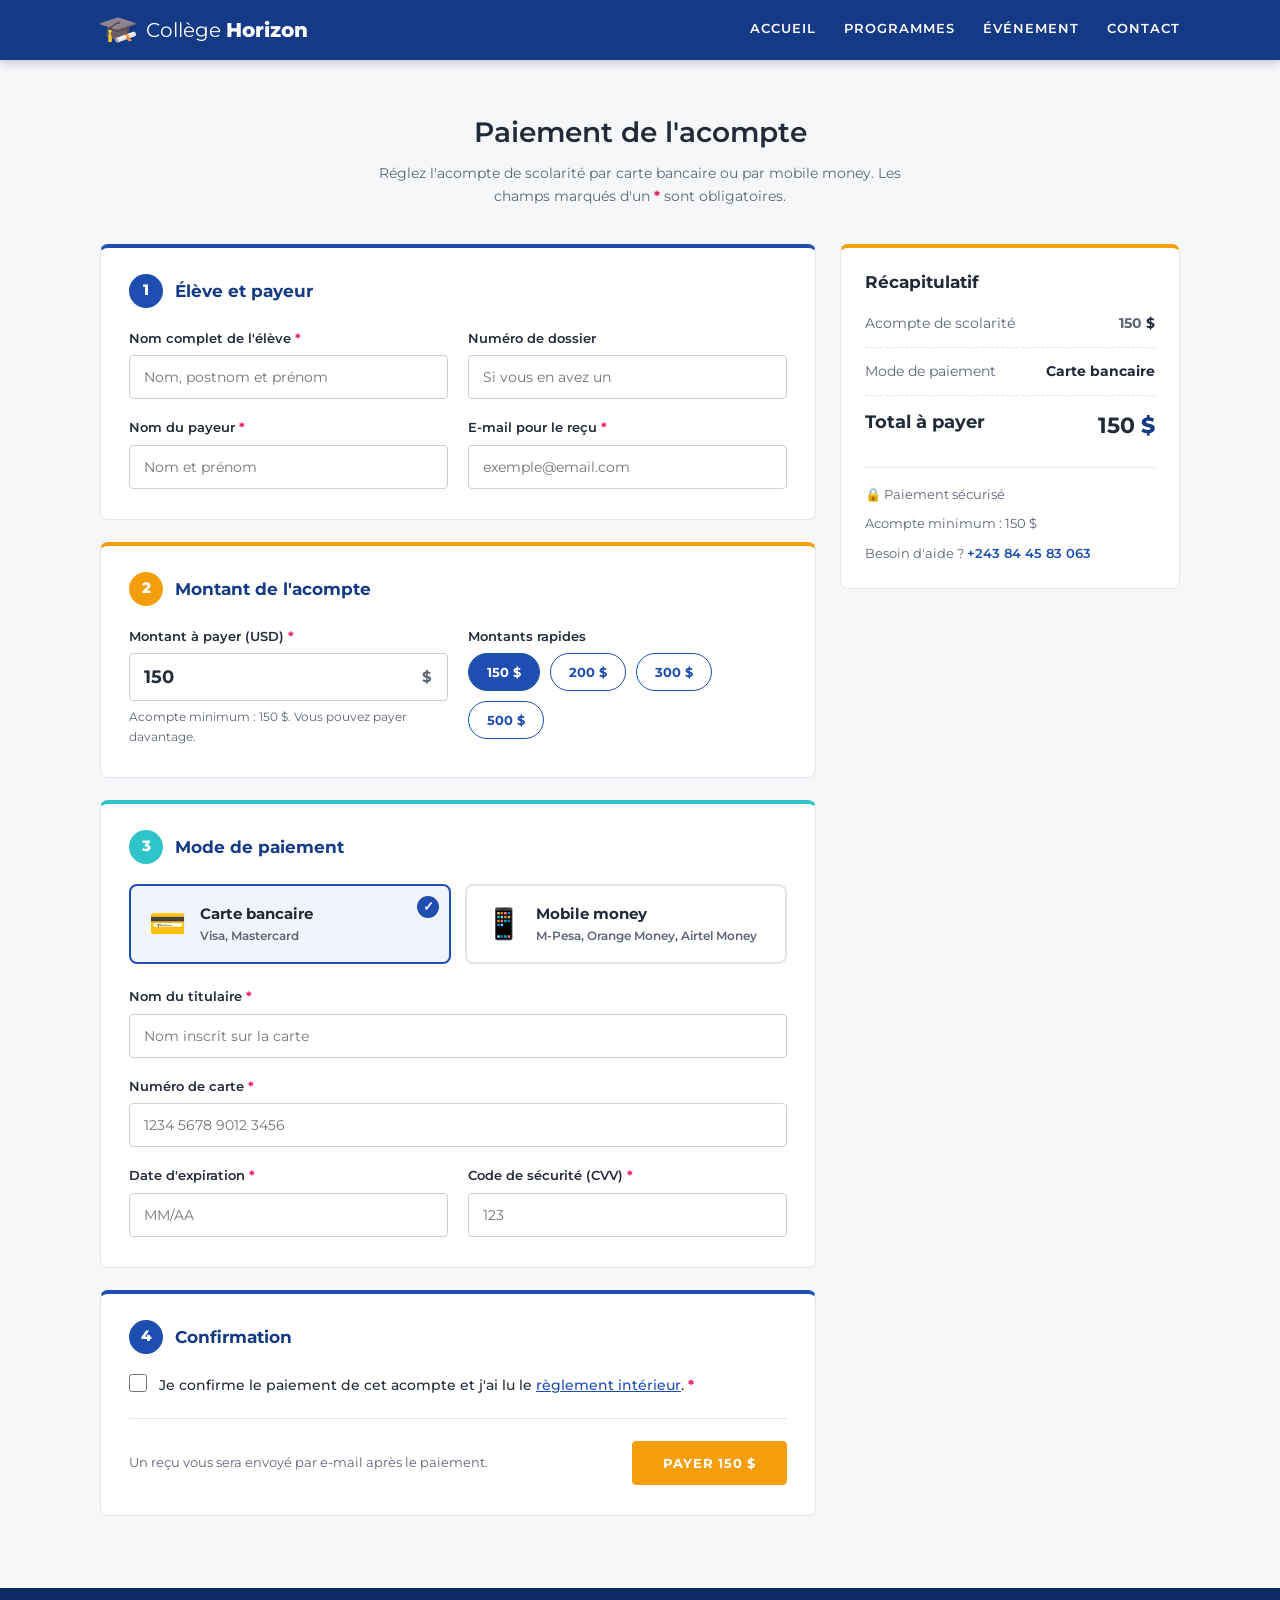
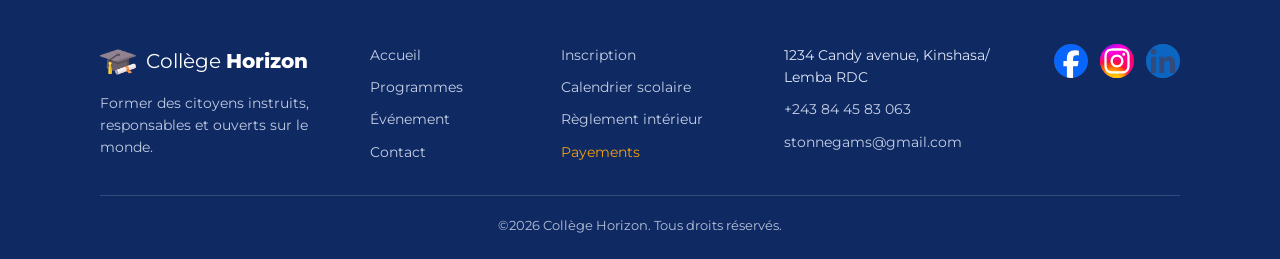
<file: payment.html>
<!DOCTYPE html>
<html lang="fr">
<head>
    <meta charset="UTF-8">
    <meta name="viewport" content="width=device-width, initial-scale=1.0">

    <meta name="description" content="Réglez l'acompte de scolarité du Collège Horizon en ligne par carte bancaire ou mobile money. Acompte minimum : 150 $.">
    <meta name="keywords" content="paiement Collège Horizon, acompte scolarité, paiement carte bancaire, mobile money, M-Pesa, Orange Money, Airtel Money, frais scolaires Kinshasa">
    <title>Paiement de l'acompte | Collège Horizon</title>

    <link rel="stylesheet" href="style.css">
    <link rel="shortcut icon" href="images/chapeau-de-remise-de-diplome.png" type="image/x-icon">
</head>
<body>
    <div class="container">

     <main>
        <!-- Header (page hors menu : aucun lien actif) -->
         <header>
            <nav class="navbar">
                <div class="logo">
                    <img src="images/chapeau-de-remise-de-diplome.png" alt="" class="logo-img">
                    <span>Collège <strong>Horizon</strong></span>
                </div>

                <ul class="nav-menu">
                    <li><a href="index.html" aria-label="Page d'accueil">Accueil</a></li>
                     <li><a href="programme.html" aria-label="Page de programmes">Programmes</a></li>
                     <li><a href="evenement.html" aria-label="Page d'événement">Événement</a></li>
                      <li><a href="contact.html" aria-label="Page de contact">Contact</a></li>
                </ul>
            </nav>
         </header>

         <!-- Section paiement -->
          <section class="paiement-1-section">
            <h2>Paiement de l'acompte</h2>
            <p>Réglez l'acompte de scolarité par carte bancaire ou par mobile money. Les champs marqués d'un <span class="req">*</span> sont obligatoires.</p>

            <div class="pay-layout">

                <form class="form-inscription form-paiement" action="" method="post">

                    <!-- Élève et payeur -->
                    <fieldset class="insc-bloc">
                        <legend>Élève et payeur</legend>
                        <div class="insc-grid">
                            <div class="champ">
                                <label for="pay-eleve">Nom complet de l'élève <span class="req" aria-hidden="true">*</span></label>
                                <input type="text" name="pay-eleve" id="pay-eleve" placeholder="Nom, postnom et prénom" required>
                            </div>
                            <div class="champ">
                                <label for="pay-dossier">Numéro de dossier</label>
                                <input type="text" name="pay-dossier" id="pay-dossier" placeholder="Si vous en avez un">
                            </div>
                            <div class="champ">
                                <label for="pay-payeur">Nom du payeur <span class="req" aria-hidden="true">*</span></label>
                                <input type="text" name="pay-payeur" id="pay-payeur" placeholder="Nom et prénom" autocomplete="name" required>
                            </div>
                            <div class="champ">
                                <label for="pay-email">E-mail pour le reçu <span class="req" aria-hidden="true">*</span></label>
                                <input type="email" name="pay-email" id="pay-email" placeholder="exemple@email.com" autocomplete="email" required>
                            </div>
                        </div>
                    </fieldset>

                    <!-- Montant -->
                    <fieldset class="insc-bloc">
                        <legend>Montant de l'acompte</legend>
                        <div class="insc-grid">
                            <div class="champ">
                                <label for="montant">Montant à payer (USD) <span class="req" aria-hidden="true">*</span></label>
                                <div class="pay-montant">
                                    <input type="number" name="montant" id="montant" min="150" step="1" value="150" inputmode="numeric" required>
                                    <span aria-hidden="true">$</span>
                                </div>
                                <small>Acompte minimum : 150 $. Vous pouvez payer davantage.</small>
                            </div>
                            <div class="champ">
                                <span class="champ-titre">Montants rapides</span>
                                <div class="pay-montant-rapide">
                                    <button type="button" class="pay-chip" data-montant="150">150 $</button>
                                    <button type="button" class="pay-chip" data-montant="200">200 $</button>
                                    <button type="button" class="pay-chip" data-montant="300">300 $</button>
                                    <button type="button" class="pay-chip" data-montant="500">500 $</button>
                                </div>
                            </div>
                        </div>
                    </fieldset>

                    <!-- Mode de paiement -->
                    <fieldset class="insc-bloc">
                        <legend>Mode de paiement</legend>

                        <div class="pay-methodes">
                            <label class="pay-methode">
                                <input type="radio" name="methode" value="carte" checked>
                                <span class="pay-icone" aria-hidden="true">💳</span>
                                <strong>Carte bancaire</strong>
                                <small>Visa, Mastercard</small>
                            </label>
                            <label class="pay-methode">
                                <input type="radio" name="methode" value="mobile">
                                <span class="pay-icone" aria-hidden="true">📱</span>
                                <strong>Mobile money</strong>
                                <small>M-Pesa, Orange Money, Airtel Money</small>
                            </label>
                        </div>

                        <!-- Paiement par carte -->
                        <fieldset class="pay-panel" data-methode="carte">
                            <div class="champ champ-large">
                                <label for="carte-nom">Nom du titulaire <span class="req" aria-hidden="true">*</span></label>
                                <input type="text" name="carte-nom" id="carte-nom" placeholder="Nom inscrit sur la carte" autocomplete="cc-name" required>
                            </div>
                            <div class="champ champ-large">
                                <label for="carte-numero">Numéro de carte <span class="req" aria-hidden="true">*</span></label>
                                <input type="text" name="carte-numero" id="carte-numero" placeholder="1234 5678 9012 3456" inputmode="numeric" autocomplete="cc-number" maxlength="23" required>
                            </div>
                            <div class="champ">
                                <label for="carte-expiration">Date d'expiration <span class="req" aria-hidden="true">*</span></label>
                                <input type="text" name="carte-expiration" id="carte-expiration" placeholder="MM/AA" inputmode="numeric" autocomplete="cc-exp" maxlength="5" pattern="(0[1-9]|1[0-2])/[0-9]{2}" required>
                            </div>
                            <div class="champ">
                                <label for="carte-cvv">Code de sécurité (CVV) <span class="req" aria-hidden="true">*</span></label>
                                <input type="password" name="carte-cvv" id="carte-cvv" placeholder="123" inputmode="numeric" autocomplete="cc-csc" maxlength="4" pattern="[0-9]{3,4}" required>
                            </div>
                        </fieldset>

                        <!-- Paiement par mobile money -->
                        <fieldset class="pay-panel" data-methode="mobile" hidden disabled>
                            <div class="champ">
                                <label for="mobile-operateur">Opérateur <span class="req" aria-hidden="true">*</span></label>
                                <select name="mobile-operateur" id="mobile-operateur" required>
                                    <option value="">Sélectionner</option>
                                    <option value="M-Pesa">M-Pesa (Vodacom)</option>
                                    <option value="Orange Money">Orange Money</option>
                                    <option value="Airtel Money">Airtel Money</option>
                                    <option value="Africell Money">Africell Money</option>
                                </select>
                            </div>
                            <div class="champ">
                                <label for="mobile-numero">Numéro mobile money <span class="req" aria-hidden="true">*</span></label>
                                <input type="tel" name="mobile-numero" id="mobile-numero" placeholder="+243 ..." autocomplete="tel" required>
                            </div>
                            <div class="champ champ-large">
                                <label for="mobile-nom">Nom associé au compte</label>
                                <input type="text" name="mobile-nom" id="mobile-nom" placeholder="Nom enregistré chez l'opérateur">
                            </div>
                            <p class="pay-note champ-large">Après l'envoi, vous recevrez une demande de confirmation sur votre téléphone. Saisissez votre code PIN pour valider le paiement.</p>
                        </fieldset>
                    </fieldset>

                    <!-- Validation -->
                    <fieldset class="insc-bloc">
                        <legend>Confirmation</legend>
                        <label class="insc-accord">
                            <input type="checkbox" name="confirmation" required>
                            <span>Je confirme le paiement de cet acompte et j'ai lu le <a href="regulations.html" target="_blank" rel="noopener">règlement intérieur</a>. <span class="req" aria-hidden="true">*</span></span>
                        </label>

                        <div class="insc-envoi">
                            <p>Un reçu vous sera envoyé par e-mail après le paiement.</p>
                            <button type="submit" id="submite">Payer <span data-total>150</span> $</button>
                        </div>
                    </fieldset>
                </form>

                <!-- Récapitulatif -->
                <aside class="pay-resume" aria-label="Récapitulatif du paiement">
                    <h3>Récapitulatif</h3>
                    <div class="pay-ligne"><span>Acompte de scolarité</span><strong><span data-total>150</span> $</strong></div>
                    <div class="pay-ligne"><span>Mode de paiement</span><strong data-methode-nom>Carte bancaire</strong></div>
                    <div class="pay-ligne pay-total"><span>Total à payer</span><strong><span data-total>150</span> $</strong></div>
                    <ul class="pay-notes">
                        <li>🔒 Paiement sécurisé</li>
                        <li>Acompte minimum : 150 $</li>
                        <li>Besoin d'aide ? <a href="tel:+243844583063">+243 84 45 83 063</a></li>
                    </ul>
                </aside>

            </div>
          </section>
    </main>

    <!-- Footer -->
     <footer>
        <div class="foot-container">

        <div class="foot-logo">
            <div class="logo">
                <img src="images/chapeau-de-remise-de-diplome.png" alt="" class="logo-img">
                <span>Collège <strong>Horizon</strong></span>
            </div>
            <p>Former des citoyens instruits,
                responsables et ouverts sur le monde.
            </p>
        </div>

        <div class="foot-links">
            <ul class="foot-menu">
                <li><a href="index.html" aria-label="Page d'accueil">Accueil</a></li>
                <li><a href="programme.html" aria-label="Page de programmes">Programmes</a></li>
                <li><a href="evenement.html" aria-label="Page d'événement">Événement</a></li>
                <li><a href="contact.html" aria-label="Page de contact">Contact</a></li>
            </ul>
        </div>

        <div class="foot-infos">
            <ul class="foot-menu">
                <li><a href="contact.html" aria-label="Inscription">Inscription</a></li>
                <li><a href="calendrier.html" aria-label="Calendrier scolaire">Calendrier scolaire</a></li>
                <li><a href="regulations.html" aria-label="Règlement intérieur">Règlement intérieur</a></li>
                <li><a href="payment.html" class="active" aria-label="Payements">Payements</a></li>
            </ul>
        </div>

        <div class="foot-contact-infos">
            <p>1234 Candy avenue, Kinshasa/ Lemba RDC</p>
            <a href="tel:+243844583063">+243 84 45 83 063</a>
            <a href="mailto:stonnegams@gmail.com">stonnegams@gmail.com</a>
        </div>

        <div class="foot-media-social">
            <a href="facebook" target="_blank" aria-label="Facebook"><img src="images/facebook.svg" alt="Icone facebook" class="social-img"></a>
            <a href="instagram" target="_blank" aria-label="Instagram"><img src="images/instagram.svg" alt="Icone instagram" class="social-img"></a>
            <a href="linkedin" target="_blank" aria-label="Linkedin"><img src="images/linkedin.svg" alt="Icone Linkedin" class="social-img"></a>
        </div>

       </div>

       <span>©2026 Collège Horizon. Tous droits réservés.</span>

     </footer>

    </div>

    <script src="index2.js"></script>
</body>
</html>
</file>
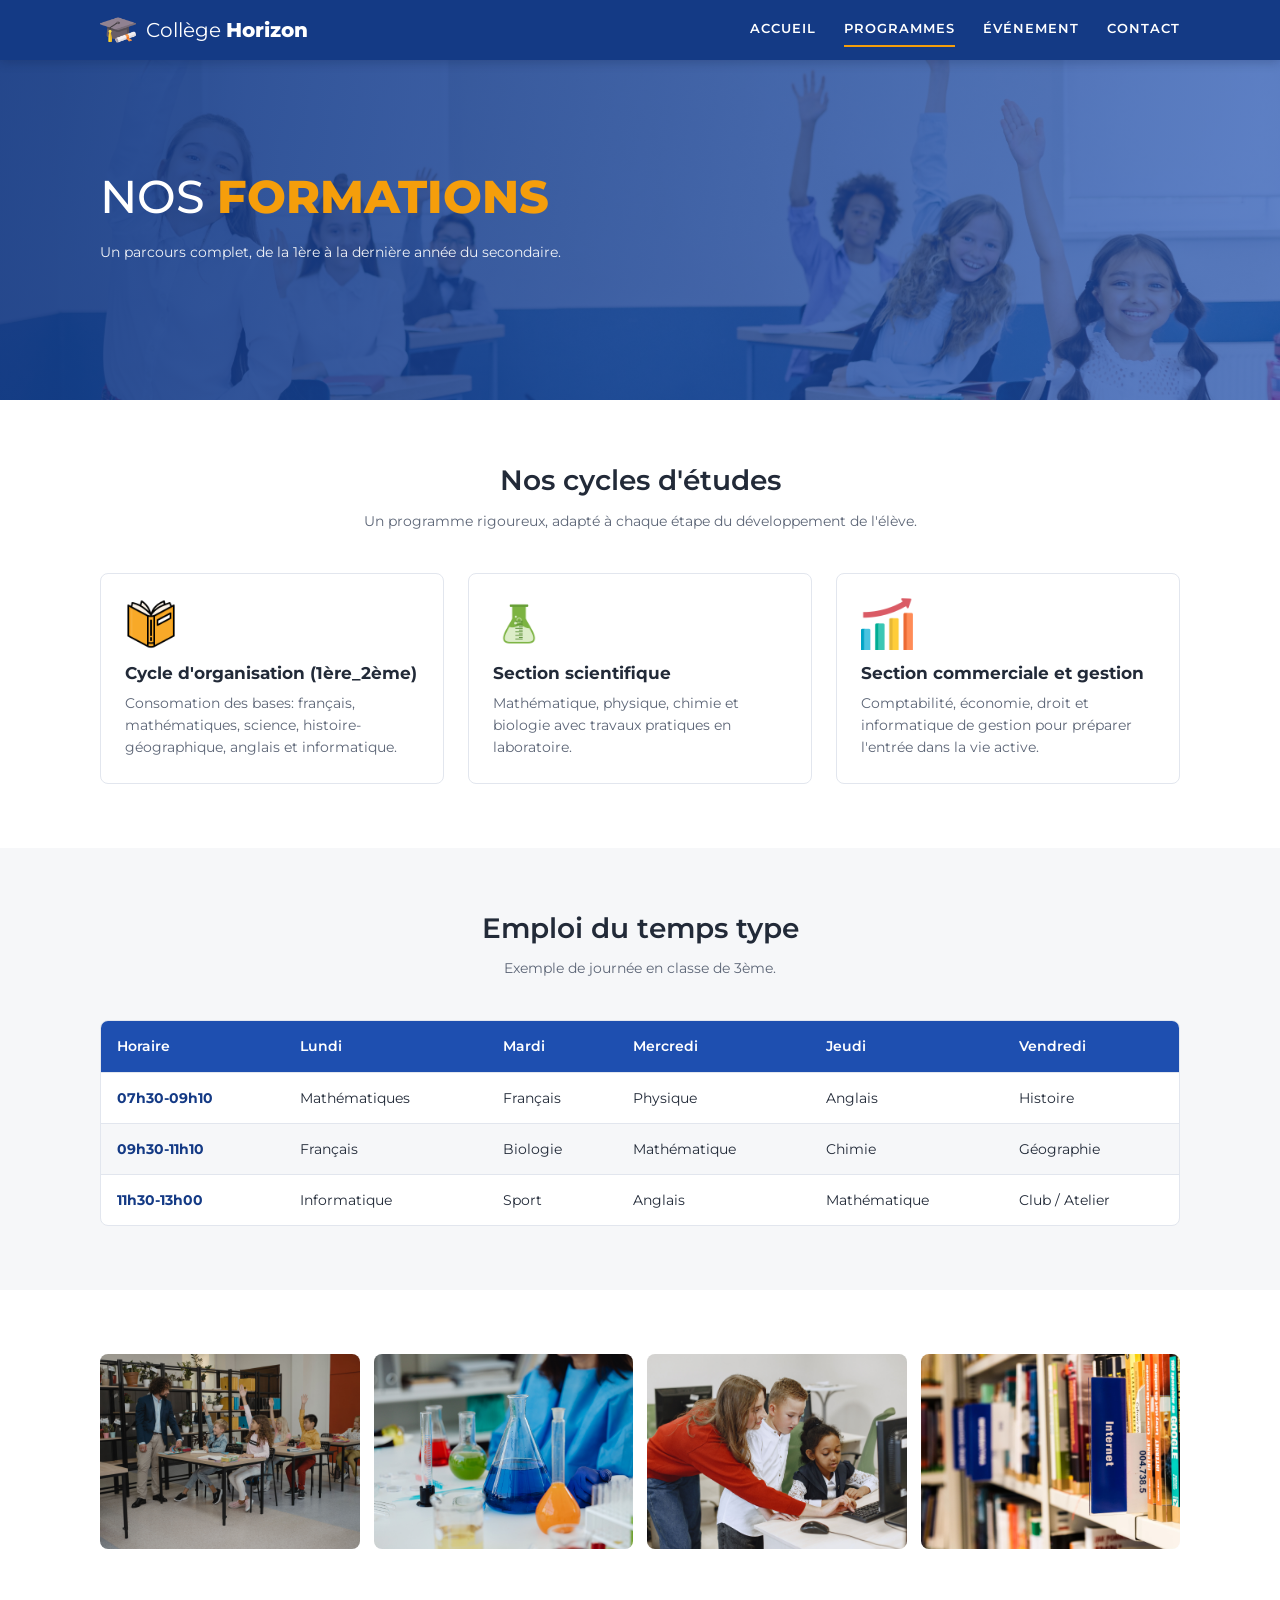
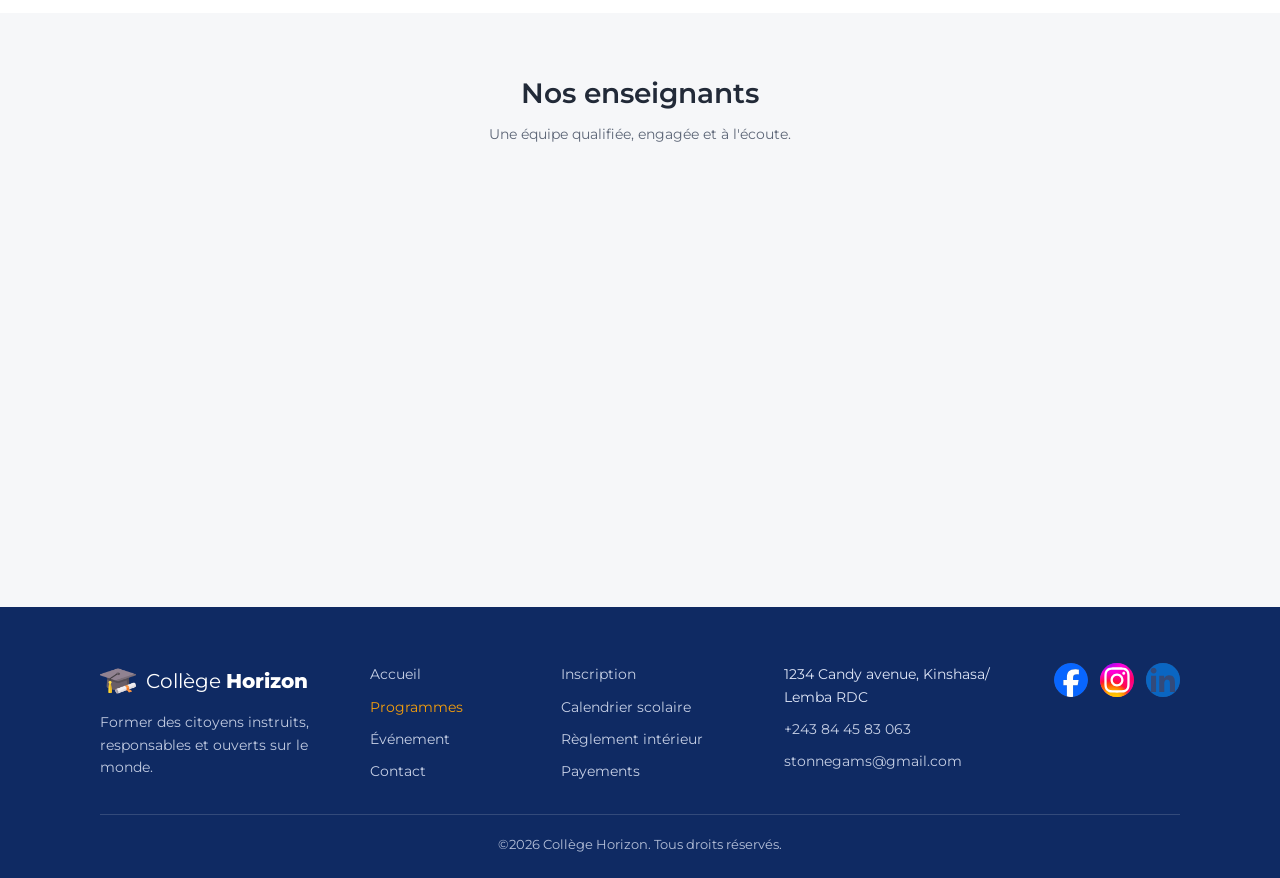
<file: programme.html>
<!DOCTYPE html>
<html lang="fr">
<head>
    <meta charset="UTF-8">
    <meta name="viewport" content="width=device-width, initial-scale=1.0">

    <meta name="description" content="Découvrez les formations du Collège Horizon : cycle d'orientation, section scientifique, section commerciale et gestion, emploi du temps et équipe d'enseignants qualifiés.">
    <meta name="keywords" content="programmes scolaires, formations, section scientifique, section commerciale et gestion, emploi du temps, enseignants, cycle d'orientation, secondaire Kinshasa, Collège Horizon">
    <title>Nos formations et programmes | Collège Horizon</title>

    <link rel="stylesheet" href="style.css">
    <link rel="shortcut icon" href="images/chapeau-de-remise-de-diplome.png" type="image/x-icon">
</head>
<body>
    <div class="container">
        
     <main>
        <!-- Header -->
         <header>
            <nav class="navbar">
                <div class="logo">
                    <img src="images/chapeau-de-remise-de-diplome.png" alt="" class="logo-img">
                    <span>Collège <strong>Horizon</strong></span>
                </div>

                <ul class="nav-menu">
                    <li><a href="index.html" aria-label="Page d'accueil">Accueil</a></li>
                     <li><a href="programme.html" class="active" aria-label="Page de programmes">Programmes</a></li>
                     <li><a href="evenement.html" aria-label="Page d'événement">Événement</a></li>
                      <li><a href="contact.html" aria-label="Page de contact">Contact</a></li>
                </ul>
            </nav>

            <div class="banner">
                <!-- Image : (Background du banner) -->
                 <img src="images/programmes-banner.jpg" alt="Des éléves dans une salle de classe" class="banner-img">

                 <div class="banner-contenus">
                    <h1>Nos <strong>Formations</strong></h1>
                    <p>Un parcours complet, de la 1ère à la dernière année du secondaire.</p>
                 </div>
         </header>

         <!-- Section programme 1 -->
          <section class="programme-1-section">
            <h2>Nos cycles d'études</h2>
            <p>Un programme rigoureux, adapté à chaque étape du développement de l'élève.</p>

            <div class="fig-3-content">
                <figure>
                    <img src="images/livre.png" alt="Icone de livre" class="fig-3-img">
                    <figcaption>Cycle d'organisation (1ère_2ème)</figcaption>
                    <p>Consomation des bases: français, mathématiques, science, histoire-géographique, anglais et informatique.</p>
                </figure>

                <figure>
                    <img src="images/bouteille.png" alt="Icone de contenant" class="fig-3-img">
                    <figcaption>Section scientifique</figcaption>
                    <p>Mathématique, physique, chimie et biologie avec travaux pratiques en laboratoire.</p>
                </figure>

                <figure>
                    <img src="images/en-hausse.png" alt="Icone de graphique" class="fig-3-img">
                    <figcaption>Section commerciale et gestion</figcaption>
                    <p>Comptabilité, économie, droit et informatique de gestion pour préparer l'entrée dans la vie active.</p>
                </figure>
            </div>
          </section>

          <!-- Section -->
           <section class="programme-2-section">

            <h2>Emploi du temps type</h2>
            <p>Exemple de journée en classe de 3ème.</p>

            <div class="table-content">
                <table>
                <thead>
                    <tr>
                        <th>Horaire</th>
                        <th>Lundi</th>
                        <th>Mardi</th>
                        <th>Mercredi</th>
                        <th>Jeudi</th>
                        <th>Vendredi</th>
                    </tr>
                </thead>
                <tbody>
                    <tr>
                        <td>07h30-09h10</td>
                        <td>Mathématiques</td>
                        <td>Français</td>
                        <td>Physique</td>
                        <td>Anglais</td>
                        <td>Histoire</td>
                    </tr>
                    <tr>
                        <td>09h30-11h10</td>
                        <td>Français</td>
                        <td>Biologie</td>
                        <td>Mathématique</td>
                        <td>Chimie</td>
                        <td>Géographie</td>
                    </tr>
                    <tr>
                        <td>11h30-13h00</td>
                        <td>Informatique</td>
                        <td>Sport</td>
                        <td>Anglais</td>
                        <td>Mathématique</td>
                        <td>Club / Atelier</td>
                    </tr>
                </tbody>
            </table>
            </div>
           </section>

           <!-- Section programme 3 -->
            <section class="programme-3-section">
                <div class="galery-school">
                    <img src="images/vie-en-classe.jpg" alt="Salle de classe" class="school-img">
                    <img src="images/laboratoir-science.jpg" alt="Laboratoire de science" class="school-img">
                    <img src="images/laboratoir-informatique.jpg" alt="Salle informatique" class="school-img">
                    <img src="images/bibliothèque.jpg" alt="Bibliothèque" class="school-img">
                </div>
            </section>

           <!-- Section programme 3 -->
            <section class="programme-3-section">
                <h2>Nos enseignants</h2>
                <p>Une équipe qualifiée, engagée et à l'écoute.</p>

                <div class="enseignant-images">
                    <div class="images">
                        <img src="images/madame-mireille.jpg" alt="Une femme" class="enseign-img">
                        <h3>Mme Mireille K.</h3>
                        <p>Mathématique</p>
                    </div>

                    <div class="images">
                        <img src="images/mr.-patrick.jpg" alt="Un homme" class="enseign-img">
                        <h3>M. Patrick M.</h3>
                        <p>Français</p>
                    </div>

                    <div class="images">
                        <img src="images/madame-sarah.jpg" alt="Une femme" class="enseign-img">
                        <h3>Mme Sarah L.</h3>
                        <p>Sciences</p>
                    </div>

                    <div class="images">
                        <img src="images/mr.-david.jpg" alt="Un homme" class="enseign-img">
                        <h3>M. David T.</h3>
                        <p>Informatique</p>
                    </div>
                </div>

                <div class="big-block">
                    <h2>Vie scolaire</h2>
                    <p>Sport, théatre, journalisme, robotique, chorale et club et lecture.</p>

                     <a href="payment.html" id="savoir-btn" aria-label="Payer un accompte">Payer un accompte</a>
                </div>

            </section>
    </main>

    <!-- Footer -->
     <footer>
        <!-- Image :(Utilisé comme backgroud de Footer) -->
        <div class="foot-container">

        <div class="foot-logo">
            <div class="logo">
                <img src="images/chapeau-de-remise-de-diplome.png" alt="" class="logo-img">
                <span>Collège <strong>Horizon</strong></span>
            </div>
            <p>Former des citoyens instruits,
                responsables et ouverts sur le monde.
            </p>
        </div>

        <div class="foot-links">
            <ul class="foot-menu">
                <li><a href="index.html" aria-label="Page d'accueil">Accueil</a></li>
                <li><a href="programme.html" class="active" aria-label="Page de programmes">Programmes</a></li>
                <li><a href="evenement.html" aria-label="Page d'événement">Événement</a></li>
                <li><a href="contact.html" aria-label="Page de contact">Contact</a></li>
            </ul>
        </div>

        <div class="foot-infos">
            <ul class="foot-menu">
                <li><a href="inscription.html" aria-label="Inscription">Inscription</a></li>
                <li><a href="calendrier.html" aria-label="Calendrier scolaire">Calendrier scolaire</a></li>
                <li><a href="regulations.html" aria-label="Règlement intérieur">Règlement intérieur</a></li>
                <li><a href="payment.html" aria-label="Payements">Payements</a></li>
            </ul>
        </div>

        <div class="foot-contact-infos">
            <p>1234 Candy avenue, Kinshasa/ Lemba RDC</p>
            <a href="tel:+243844583063">+243 84 45 83 063</a>
            <a href="mailto:stonnegams@gmail.com">stonnegams@gmail.com</a>
        </div>

        <div class="foot-media-social">
            <a href="facebook" target="_blank" aria-label="Facebook"><img src="images/facebook.svg" alt="Icone facebook" class="social-img"></a>
            <a href="instagram" target="_blank" aria-label="Instagram"><img src="images/instagram.svg" alt="Icone instagram" class="social-img"></a>
            <a href="linkedin" target="_blank" aria-label="Linkedin"><img src="images/linkedin.svg" alt="Icone Linkedin" class="social-img"></a>
        </div>

       </div>

       <span>©2026 Collège Horizon. Tous droits réservés.</span>

     </footer>

    </div>

    <script src="script.js"></script>
</body>
</html>
</file>
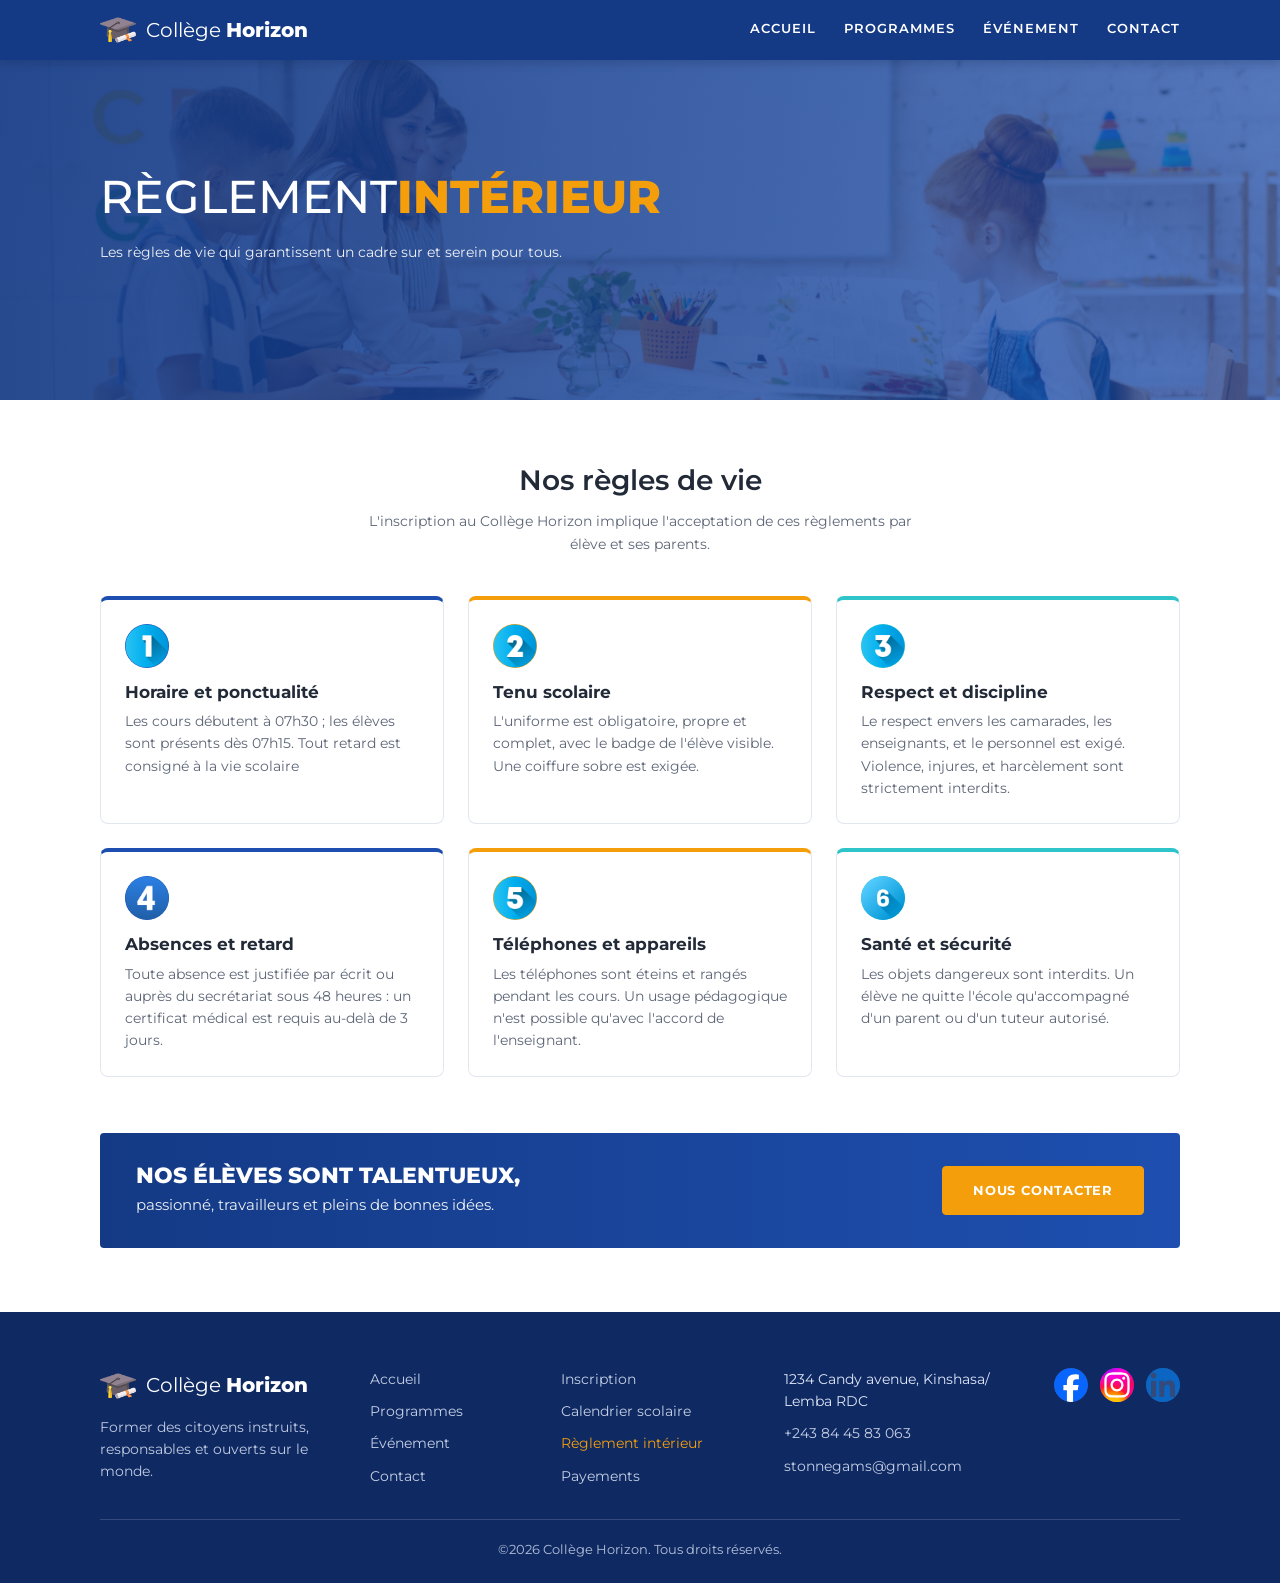
<file: regulations.html>
<!DOCTYPE html>
<html lang="fr">
<head>
    <meta charset="UTF-8">
    <meta name="viewport" content="width=device-width, initial-scale=1.0">

    <title>Document</title>
    <meta name="description" content="">
    <meta name="keywords" content="">

    <link rel="stylesheet" href="style.css">

</head>
<body>
    <div class="container">
        <main>

        <!-- Header -->
         <header>
            <nav class="navbar">
                <div class="logo">
                    <img src="images/chapeau-de-remise-de-diplome.png" alt="" class="logo-img">
                    <span>Collège <strong>Horizon</strong></span>
                </div>

                <ul class="nav-menu">
                    <li><a href="index.html" aria-label="Page d'accueil">Accueil</a></li>
                     <li><a href="programme.html" aria-label="Page de programmes">Programmes</a></li>
                     <li><a href="evenement.html" aria-label="Page d'événement">Événement</a></li>
                      <li><a href="contact.html" aria-label="Page de contact">Contact</a></li>
                </ul>
            </nav>

            <div class="banner">
                <!-- Image : (Background du banner) -->
                 <img src="images/les-élève.jpg" alt="Des élèves dans une salle de classe" class="banner-img">
                 
                 <div class="banner-contenus">
                    <h1>Règlement<strong>Intérieur</strong></h1>
                    <p>
                        Les règles de vie qui garantissent un cadre sur et serein pour tous.
                    </p>
                 </div>
            </div>
         </header>

         <!-- Section regulations 1 -->
          <section class="regulation-1-section">

            <h2>Nos règles de vie</h2>
            <p>L'inscription au Collège Horizon implique l'acceptation de ces règlements par élève et ses parents.</p>

            <div class="reg-content">

                <div class="reg-block-number">
                    <img src="images/numero-un.png" alt="1" class="reg-img">
                    <h3>Horaire et ponctualité</h3>
                    <p>Les cours débutent à 07h30 ; les élèves sont présents dès 07h15. Tout retard est consigné à la vie scolaire</p>
                </div>

                <div class="reg-block-number">
                    <img src="images/numero-2.png" alt="2" class="reg-img">
                    <h3>Tenu scolaire</h3>
                    <p>L'uniforme est obligatoire, propre et complet, avec le badge de l'élève visible. Une coiffure sobre est exigée.</p>
                </div>

                <div class="reg-block-number">
                    <img src="images/numero-3.png" alt="3" class="reg-img">
                    <h3>Respect et discipline</h3>
                    <p>Le respect envers les camarades, les enseignants, et le personnel est exigé. Violence, injures, et harcèlement sont strictement interdits.</p>
                </div>

                <div class="reg-block-number">
                    <img src="images/numero-4.png" alt="4" class="reg-img">
                    <h3>Absences et retard</h3>
                    <p>Toute absence est justifiée par écrit ou auprès du secrétariat sous 48 heures : un certificat médical est requis au-delà de 3 jours.</p>
                </div>

                <div class="reg-block-number">
                    <img src="images/numero-5 (2).png" alt="5" class="reg-img">
                    <h3>Téléphones et appareils</h3>
                    <p>Les téléphones sont éteins et rangés pendant les cours. Un usage pédagogique n'est possible qu'avec l'accord de l'enseignant.</p>
                </div>

                <div class="reg-block-number">
                    <img src="images/numero-6.png" alt="6" class="reg-img">
                    <h3>Santé et sécurité</h3>
                    <p>Les objets dangereux sont interdits. Un élève ne quitte l'école qu'accompagné d'un parent ou d'un tuteur autorisé.</p>
                </div>
            </div>

            <div class="big-block">
                <h2>Nos élèves sont talentueux,</h2>
                <p>passionné, travailleurs et pleins de bonnes idées.</p>

                <!-- Bouton d'inscription (page d'accueil) -->
                <a href="contact.html" id="sign-btn" aria-label="Contact">Nous contacter</a>
            </div>

          </section>

        </main>

        <!-- Footer -->
     <footer>
        <!-- Image :(Utilisé comme backgroud de Footer) -->
        <div class="foot-container">

        <div class="foot-logo">
            <div class="logo">
                <img src="images/chapeau-de-remise-de-diplome.png" alt="" class="logo-img">
                <span>Collège <strong>Horizon</strong></span>
            </div>
            <p>Former des citoyens instruits,
                responsables et ouverts sur le monde.
            </p>
        </div>

        <div class="foot-links">
            <ul class="foot-menu">
                <li><a href="index.html" aria-label="Page d'accueil">Accueil</a></li>
                <li><a href="programme.html" aria-label="Page de programmes">Programmes</a></li>
                <li><a href="evenement.html" aria-label="Page d'événement">Événement</a></li>
                <li><a href="contact.html" aria-label="Page de contact">Contact</a></li>
            </ul>
        </div>

        <div class="foot-infos">
            <ul class="foot-menu">
                <li><a href="inscription.html" aria-label="Inscription">Inscription</a></li>
                <li><a href="calendrier.html" aria-label="Calendrier scolaire">Calendrier scolaire</a></li>
                <li><a href="regulations.html" class="active" aria-label="Règlement intérieur">Règlement intérieur</a></li>
                <li><a href="payment.html" aria-label="Payements">Payements</a></li>
            </ul>
        </div>

        <div class="foot-contact-infos">
            <p>1234 Candy avenue, Kinshasa/ Lemba RDC</p>
            <a href="tel:+243844583063">+243 84 45 83 063</a>
            <a href="mailto:stonnegams@gmail.com">stonnegams@gmail.com</a>
        </div>

        <div class="foot-media-social">
            <a href="facebook" target="_blank" aria-label="Facebook"><img src="images/facebook.svg" alt="Icone facebook" class="social-img"></a>
            <a href="instagram" target="_blank" aria-label="Instagram"><img src="images/instagram.svg" alt="Icone instagram" class="social-img"></a>
            <a href="linkedin" target="_blank" aria-label="Linkedin"><img src="images/linkedin.svg" alt="Icone Linkedin" class="social-img"></a>
        </div>

       </div>

       <span>©2026 Collège Horizon. Tous droits réservés.</span>

     </footer>

    </div>

    <script src="script.js"></script>
</body>
</html>
</file>
<file: style.css>
@import url("https://fonts.googleapis.com/css2?family=Montserrat:wght@300;400;500;600;700;800&display=swap");

/* ============================================================
   Collège Horizon – style.css (index, programme, contact)
   ============================================================ */

/* ---------- Variables ---------- */
:root {
    --bleu: #1e4fb0;
    --bleu-fonce: #143a85;
    --bleu-nuit: #0f2a63;
    --rose: #e91e63;
    --orange: #f59e0b;
    --orange-fonce: #d98a05;
    --turquoise: #2ec4c9;
    --fond: #ffffff;
    --fond-gris: #f6f7f9;
    --texte: #222a38;
    --texte-doux: #5d6677;
    --bordure: #e2e6ee;
    --rayon: 8px;
    --marge: max(20px, calc((100% - 1080px) / 2));
}

/* ---------- Reset ---------- */
*,
*::before,
*::after {
    box-sizing: border-box;
    margin: 0;
    padding: 0;
}

html {
    scroll-behavior: smooth;
    -webkit-text-size-adjust: 100%;
}

body {
    font-family: "Montserrat", "Segoe UI", Arial, sans-serif;
    font-size: 15px;
    line-height: 1.65;
    color: var(--texte);
    background: var(--fond);
}

img {
    display: block;
    max-width: 100%;
    color: transparent; /* masque le texte alt tant que l'image est vide */
}

ul {
    list-style: none;
}

a {
    color: inherit;
    text-decoration: none;
}

a:focus-visible,
button:focus-visible,
input:focus-visible,
select:focus-visible,
textarea:focus-visible {
    outline: 3px solid var(--orange);
    outline-offset: 2px;
}

h1, h2, h3 {
    line-height: 1.2;
}

h2 {
    font-size: clamp(22px, 3vw, 28px);
    font-weight: 800;
    margin-bottom: 12px;
}

h3 {
    font-size: 17px;
    font-weight: 700;
}

.container {
    min-height: 100vh;
    display: flex;
    flex-direction: column;
}

main {
    flex: 1;
}

/* ---------- Boutons (liens d'action) ---------- */
#visite-btn,
#sign-btn,
#savoir-btn,
#submite {
    display: inline-block;
    font-family: inherit;
    font-size: 13px;
    font-weight: 700;
    letter-spacing: 0.06em;
    text-transform: uppercase;
    padding: 13px 30px;
    border-radius: 4px;
    cursor: pointer;
    transition: background-color 0.2s, color 0.2s, transform 0.2s;
}

#visite-btn {
    color: #fff;
    border: 1.5px solid #fff;
}

#visite-btn:hover {
    background: #fff;
    color: var(--bleu-fonce);
}

#sign-btn,
#savoir-btn,
#submite {
    color: #fff;
    background: var(--orange);
    border: 1.5px solid var(--orange);
}

#sign-btn:hover,
#savoir-btn:hover,
#submite:hover {
    background: var(--orange-fonce);
    border-color: var(--orange-fonce);
}

/* ============================================================
   EN-TÊTE : barre de navigation + bannière
   ============================================================ */
header {
    position: relative;
}

.navbar {
    position: sticky;
    top: 0;
    z-index: 20;
    display: flex;
    align-items: center;
    justify-content: space-between;
    gap: 16px;
    flex-wrap: wrap;
    padding: 12px var(--marge);
    background: var(--bleu-fonce);
    color: #fff;
    box-shadow: 0 2px 10px rgba(10, 25, 60, 0.25);
}

.logo {
    display: flex;
    align-items: center;
    gap: 10px;
    font-size: 20px;
    font-weight: 400;
}

.logo strong {
    font-weight: 800;
}

.logo-img {
    width: 36px;
    height: 36px;
    object-fit: contain;
}

.nav-menu {
    display: flex;
    gap: 28px;
}

.nav-menu a {
    display: inline-block;
    padding: 6px 0;
    font-size: 12.5px;
    font-weight: 600;
    letter-spacing: 0.08em;
    text-transform: uppercase;
    border-bottom: 2px solid transparent;
    transition: border-color 0.2s, color 0.2s;
}

.nav-menu a:hover,
.nav-menu a.active {
    border-color: var(--orange);
}

/* Bannière */
.banner {
    position: relative;
    display: flex;
    align-items: center;
    min-height: 340px;
    padding: 70px var(--marge);
    color: #fff;
    background: linear-gradient(120deg, var(--bleu-fonce), var(--bleu));
    overflow: hidden;
    isolation: isolate;
}

/* Voile bleu par-dessus l'image de fond */
.banner::after {
    content: "";
    position: absolute;
    inset: 0;
    z-index: -1;
    background: linear-gradient(100deg, rgba(20, 58, 133, 0.92), rgba(30, 79, 176, 0.7));
}

.banner-img {
    position: absolute;
    inset: 0;
    z-index: -2;
    width: 100%;
    height: 100%;
    object-fit: cover;
}

.banner-contenus {
    max-width: 560px;
}

.banner-contenus h1 {
    font-size: clamp(30px, 5vw, 46px);
    font-weight: 500;
    text-transform: uppercase;
    margin-bottom: 16px;
}

.banner-contenus h1 strong {
    font-weight: 800;
    color: var(--orange);
}

.banner-contenus p {
    font-size: 14px;
    line-height: 1.8;
    opacity: 0.92;
    margin-bottom: 26px;
}

/* La page d'accueil a une bannière plus haute (pour les tuiles qui chevauchent) */
header:has(+ .home-1-section) .banner {
    min-height: 500px;
    padding-bottom: 130px;
}

/* ============================================================
   SECTIONS (règles communes)
   ============================================================ */
main > section {
    padding: 64px var(--marge);
}

.home-2-section,
.home-5-section,
.programme-2-section,
.contact-2-section {
    background: var(--fond-gris);
}

.home-3-section,
.home-4-section,
.home-5-section,
.programme-1-section,
.programme-2-section,
.programme-3-section,
.contact-2-section {
    text-align: center;
}

.home-3-section > h2,
.home-4-section > h2,
.home-5-section > h2,
.programme-1-section > h2,
.programme-2-section > h2,
.programme-3-section > h2,
.contact-2-section > h2 {
    font-weight: 600;
}

/* Sous-titre d'introduction */
.home-3-section > p,
.home-4-section > p,
.home-5-section > p,
.programme-1-section > p,
.programme-2-section > p,
.programme-3-section > p,
.contact-2-section > p {
    max-width: 560px;
    margin: 0 auto 40px;
    color: var(--texte-doux);
    font-size: 14px;
}

/* ============================================================
   PAGE D'ACCUEIL (index.html)
   ============================================================ */

/* --- Tuiles colorées qui chevauchent la bannière --- */
main > .home-1-section {
    position: relative;
    z-index: 5;
    padding-block: 0 56px;
    margin-top: -70px;
}

.from-content {
    display: grid;
    grid-template-columns: repeat(3, 1fr);
    box-shadow: 0 14px 34px rgba(15, 42, 99, 0.2);
}

.from-content figure {
    position: relative;
    display: flex;
    flex-direction: column;
    justify-content: flex-end;
    min-height: 130px;
    padding: 22px 24px;
    color: #fff;
    overflow: hidden;
    isolation: isolate;
    transition: transform 0.25s;
}

.from-content figure:hover {
    transform: translateY(-4px);
}

.from-content figure:nth-child(1) { background: var(--rose); }
.from-content figure:nth-child(2) { background: var(--orange); }
.from-content figure:nth-child(3) { background: var(--turquoise); }

.figure-img {
    position: absolute;
    inset: 0;
    z-index: -1;
    width: 100%;
    height: 100%;
    object-fit: cover;
    opacity: 0.22;
    mix-blend-mode: luminosity;
}

.from-content figcaption {
    font-size: 21px;
    font-weight: 800;
    text-transform: uppercase;
    line-height: 1.1;
}

.from-content figure span {
    font-size: 21px;
    font-weight: 300;
    text-transform: uppercase;
    line-height: 1.1;
}

/* --- Mot de la direction --- */
.home-2-section {
    display: grid;
    grid-template-columns: 1fr 1fr;
    gap: 48px;
    align-items: center;
}

.home-2-cont > p:first-child {
    color: var(--texte-doux);
    font-size: 13.5px;
}

.home-2-cont h2 {
    text-transform: uppercase;
    margin: 6px 0 16px;
}

.home-2-cont > p:nth-of-type(2) {
    color: var(--texte-doux);
    font-size: 13.5px;
    margin-bottom: 22px;
}

.home-2-cont h3 {
    font-family: "Brush Script MT", "Segoe Script", cursive;
    font-size: 30px;
    font-weight: 400;
    color: var(--bleu-fonce);
    margin-bottom: 4px;
}

.home-2-cont span {
    display: block;
    font-weight: 700;
    font-size: 14px;
}

.home-2-cont > p:last-child {
    color: var(--texte-doux);
    font-size: 12.5px;
}

.home-2-grid {
    display: grid;
    grid-template-columns: 1fr 1fr;
    gap: 10px;
}

.grid-img {
    width: 100%;
    height: 170px;
    object-fit: cover;
    border-radius: 6px;
    background: var(--bleu);
}

.grid-img:nth-child(2) { background: var(--rose); }
.grid-img:nth-child(3) { background: var(--turquoise); }
.grid-img:nth-child(4) { background: var(--orange); }

/* --- Quatre piliers --- */
.home-3-container-piliers {
    display: grid;
    grid-template-columns: repeat(4, 1fr);
    gap: 28px;
    margin-bottom: 56px;
}

.icon-piliers h3 {
    font-weight: 500;
    letter-spacing: 0.04em;
    margin: 14px 0 8px;
}

.icon-piliers p {
    color: var(--texte-doux);
    font-size: 13px;
}

.icon-3 {
    width: 56px;
    height: 56px;
    margin: 0 auto;
    object-fit: contain;
}

/* --- Grand bandeau d'appel à l'action (accueil + programme) --- */
.big-block {
    display: grid;
    grid-template-columns: 1fr auto;
    align-items: center;
    column-gap: 24px;
    padding: 30px 36px;
    text-align: left;
    color: #fff;
    background: linear-gradient(90deg, var(--bleu-fonce), var(--bleu));
    border-radius: 4px;
}

.big-block h2 {
    grid-column: 1;
    font-size: clamp(18px, 2.4vw, 22px);
    font-weight: 800;
    text-transform: uppercase;
    margin: 0;
}

.home-3-section .big-block > p,
.programme-3-section .big-block > p {
    grid-column: 1;
    max-width: none;
    margin: 4px 0 0;
    color: #fff;
    font-size: 15px;
    opacity: 0.92;
}

.big-block a {
    grid-column: 2;
    grid-row: 1 / span 2;
}

/* --- Calendrier scolaire + cartes --- */
.fig-2-content,
.fig-3-content {
    display: grid;
    grid-template-columns: repeat(3, 1fr);
    gap: 24px;
    text-align: left;
}

.fig-2-content figure,
.fig-3-content figure,
.testmony-content blockquote,
.num-carte,
.coo-form {
    background: var(--fond);
    border: 1px solid var(--bordure);
    border-radius: var(--rayon);
    padding: 24px;
}

.fig-2-content figure {
    display: flex;
    flex-direction: column;
    border-top: 4px solid var(--bleu);
}

.fig-2-content figure:nth-child(2) { border-top-color: var(--orange); }
.fig-2-content figure:nth-child(3) { border-top-color: var(--turquoise); }

.fig-2-content span {
    align-self: flex-start;
    padding: 4px 14px;
    font-size: 12px;
    font-weight: 700;
    color: #fff;
    background: var(--bleu);
    border-radius: 20px;
}

.fig-2-content figure:nth-child(2) span { background: var(--orange); }
.fig-2-content figure:nth-child(3) span { background: var(--turquoise); }

.fig-2-content figcaption,
.fig-3-content figcaption {
    margin: 12px 0 8px;
    font-size: 17px;
    font-weight: 700;
    line-height: 1.3;
}

.fig-2-content p,
.fig-3-content p {
    color: var(--texte-doux);
    font-size: 13.5px;
}

/* --- Témoignages --- */
.testmony-content {
    display: grid;
    grid-template-columns: repeat(3, 1fr);
    gap: 24px;
    text-align: left;
}

.testmony-content blockquote {
    display: flex;
    flex-direction: column;
    gap: 16px;
    justify-content: space-between;
}

.testmony-content cite {
    font-style: normal;
    font-size: 14px;
    color: var(--texte);
}

.testmony-content cite::before { content: "« "; color: var(--orange); font-weight: 800; }
.testmony-content cite::after  { content: " »"; color: var(--orange); font-weight: 800; }

.testmony-content blockquote h3 {
    font-size: 13px;
    font-weight: 700;
    color: var(--bleu);
}

/* ============================================================
   PAGE PROGRAMMES (programme.html)
   ============================================================ */
.fig-3-content figure {
    text-align: left;
    transition: box-shadow 0.25s, transform 0.25s;
}

.fig-3-content figure:hover {
    transform: translateY(-4px);
    box-shadow: 0 12px 28px rgba(15, 42, 99, 0.12);
}

.fig-3-img {
    width: 52px;
    height: 52px;
    object-fit: contain;
}

/* Tableau emploi du temps */
.table-content {
    overflow-x: auto;
    border: 1px solid var(--bordure);
    border-radius: var(--rayon);
    background: var(--fond);
}

table {
    width: 100%;
    min-width: 720px;
    border-collapse: collapse;
    font-size: 13.5px;
    text-align: left;
}

th,
td {
    padding: 14px 16px;
    border-bottom: 1px solid var(--bordure);
}

thead th {
    color: #fff;
    background: var(--bleu);
    font-weight: 600;
}

tbody td:first-child {
    font-weight: 700;
    color: var(--bleu-fonce);
    white-space: nowrap;
}

tbody tr:nth-child(even) {
    background: var(--fond-gris);
}

tbody tr:last-child td {
    border-bottom: 0;
}

/* Enseignants */
.enseignant-images {
    display: grid;
    grid-template-columns: repeat(4, 1fr);
    gap: 28px;
    margin-bottom: 56px;
}

.enseign-img {
    width: 130px;
    height: 130px;
    margin: 0 auto 14px;
    object-fit: cover;
    border-radius: 50%;
    border: 4px solid var(--fond);
    box-shadow: 0 0 0 3px var(--bleu);
    background: var(--bleu);
}

.images:nth-child(2) .enseign-img { background: var(--rose); box-shadow: 0 0 0 3px var(--rose); }
.images:nth-child(3) .enseign-img { background: var(--turquoise); box-shadow: 0 0 0 3px var(--turquoise); }
.images:nth-child(4) .enseign-img { background: var(--orange); box-shadow: 0 0 0 3px var(--orange); }

.images h3 {
    font-size: 16px;
}

.enseignant-images .images p {
    margin: 2px 0 0;
    color: var(--texte-doux);
    font-size: 13px;
}

/* ============================================================
   PAGE CONTACT (contact.html)
   ============================================================ */
.contact-1-section {
    display: grid;
    grid-template-columns: 1.1fr 0.9fr;
    gap: 48px;
    align-items: start;
}

.formular-form h2,
.coordonnee-container h2 {
    margin-bottom: 20px;
}

.formular-form form {
    display: grid;
    gap: 6px;
}

label {
    margin-top: 10px;
    font-size: 13px;
    font-weight: 600;
}

input,
select,
textarea {
    width: 100%;
    padding: 12px 14px;
    font-family: inherit;
    font-size: 14px;
    color: var(--texte);
    background: var(--fond);
    border: 1px solid #c9d0de;
    border-radius: 4px;
    transition: border-color 0.2s, box-shadow 0.2s;
}

input:focus,
select:focus,
textarea:focus {
    border-color: var(--bleu);
    box-shadow: 0 0 0 3px rgba(30, 79, 176, 0.15);
}

textarea {
    min-height: 130px;
    resize: vertical;
}

/* Champs en erreur (utilisés aussi par le futur JavaScript) */
input.erreur,
select.erreur,
textarea.erreur {
    border-color: var(--rose);
}

input:user-invalid,
textarea:user-invalid {
    border-color: var(--rose);
}

#submite {
    justify-self: start;
    margin-top: 18px;
}

/* Coordonnées */
.coordonnee-container {
    display: grid;
    gap: 14px;
}

.coordonnee-container h2 {
    margin-bottom: 6px;
}

.coo-form {
    display: grid;
    grid-template-columns: 44px 1fr;
    column-gap: 16px;
    align-items: center;
    padding: 18px 20px;
}

.coo-img {
    grid-row: 1 / span 2;
    width: 44px;
    height: 44px;
    object-fit: contain;
    border-radius: 50%;
    background: var(--fond-gris);
}

.coo-form h3 {
    font-size: 15px;
}

.coo-form p,
.coo-form a {
    color: var(--texte-doux);
    font-size: 13.5px;
    white-space: pre-line; /* garde les retours à la ligne des horaires */
}

.coo-form a:hover {
    color: var(--bleu);
    text-decoration: underline;
}

/* Procédure d'inscription */
.numerotation-contant {
    display: grid;
    grid-template-columns: repeat(4, 1fr);
    gap: 24px;
}

.num-carte {
    position: relative;
}

.chiff-img {
    width: 52px;
    height: 52px;
    margin: 0 auto 12px;
    object-fit: contain;
    border-radius: 50%;
    background: var(--bleu);
}

.num-carte h3 {
    margin-bottom: 6px;
}

.num-carte p {
    color: var(--texte-doux);
    font-size: 13px;
}

/* ============================================================
   PIED DE PAGE (commun aux trois pages)
   ============================================================ */
footer {
    position: relative;
    padding: 56px var(--marge) 22px;
    color: #dfe6f7;
    font-size: 13.5px;
    background: var(--bleu-nuit);
    isolation: isolate;
}

.foot-container {
    display: grid;
    grid-template-columns: 1.5fr 1fr 1.2fr 1.5fr auto;
    gap: 32px;
    padding-bottom: 32px;
    border-bottom: 1px solid rgba(255, 255, 255, 0.15);
}

footer .logo {
    color: #fff;
    margin-bottom: 12px;
}

.foot-logo p {
    max-width: 260px;
    opacity: 0.85;
}

.foot-menu {
    display: grid;
    gap: 10px;
}

.foot-menu a {
    opacity: 0.88;
    transition: color 0.2s, opacity 0.2s;
}

.foot-menu a:hover,
.foot-menu a.active {
    color: var(--orange);
    opacity: 1;
}

.foot-contact-infos {
    display: grid;
    gap: 10px;
    align-content: start;
}

.foot-contact-infos a {
    opacity: 0.88;
    word-break: break-word;
}

.foot-contact-infos a:hover {
    color: var(--orange);
    opacity: 1;
}

.foot-media-social {
    display: flex;
    gap: 12px;
    align-items: flex-start;
}

.foot-media-social a {
    display: block;
    transition: transform 0.2s;
}

.foot-media-social a:hover {
    transform: translateY(-3px);
}

.social-img {
    width: 34px;
    height: 34px;
    object-fit: contain;
    border-radius: 50%;
    background: rgba(255, 255, 255, 0.15);
}

footer > span {
    display: block;
    padding-top: 20px;
    text-align: center;
    font-size: 12.5px;
    opacity: 0.8;
}

/* ============================================================
   RESPONSIVE
   ============================================================ */
@media (max-width: 1024px) {
    .foot-container {
        grid-template-columns: repeat(3, 1fr);
    }

    .home-3-container-piliers,
    .enseignant-images,
    .numerotation-contant {
        grid-template-columns: repeat(2, 1fr);
    }
}

@media (max-width: 820px) {
    main > section {
        padding-block: 48px;
    }

    .home-2-section,
    .contact-1-section {
        grid-template-columns: 1fr;
        gap: 36px;
    }

    .fig-2-content,
    .fig-3-content,
    .testmony-content {
        grid-template-columns: 1fr;
    }

    .from-content {
        grid-template-columns: 1fr;
    }

    .from-content figure {
        min-height: 100px;
    }

    .big-block {
        grid-template-columns: 1fr;
        row-gap: 18px;
        padding: 26px 22px;
    }

    .big-block a {
        grid-column: 1;
        grid-row: auto;
        justify-self: start;
    }
}

@media (max-width: 640px) {
    .navbar {
        justify-content: center;
        padding-block: 10px;
    }

    .nav-menu {
        gap: 20px;
    }

    .banner {
        min-height: 300px;
        padding-block: 50px;
        text-align: center;
        justify-content: center;
    }

    header:has(+ .home-1-section) .banner {
        min-height: 440px;
        padding-bottom: 110px;
    }

    .home-3-container-piliers,
    .enseignant-images,
    .numerotation-contant {
        grid-template-columns: 1fr;
    }

    .foot-container {
        grid-template-columns: 1fr 1fr;
    }

    .foot-logo {
        grid-column: 1 / -1;
    }
}

@media (max-width: 420px) {
    .foot-container {
        grid-template-columns: 1fr;
    }
}

/* ---------- Accessibilité : réduire les animations ---------- */
@media (prefers-reduced-motion: reduce) {
    html {
        scroll-behavior: auto;
    }

    *,
    *::before,
    *::after {
        transition: none !important;
        animation: none !important;
    }
}

/* ============================================================
   MENU BURGER + ANIMATIONS DISCRÈTES (liés à script.js)
   ============================================================ */

/* Le bouton n'existe que si le JavaScript l'a créé ; caché sur grand écran */
.burger {
    display: none;
    width: 44px;
    height: 44px;
    padding: 0;
    background: transparent;
    border: 0;
    border-radius: 6px;
    cursor: pointer;
    position: relative;
}

.burger span {
    position: absolute;
    left: 11px;
    width: 22px;
    height: 2px;
    background: #fff;
    border-radius: 2px;
    transition: transform 0.25s, opacity 0.2s, top 0.25s;
}

.burger span:nth-child(1) { top: 14px; }
.burger span:nth-child(2) { top: 21px; }
.burger span:nth-child(3) { top: 28px; }

.navbar.open .burger span:nth-child(1) { top: 21px; transform: rotate(45deg); }
.navbar.open .burger span:nth-child(2) { opacity: 0; }
.navbar.open .burger span:nth-child(3) { top: 21px; transform: rotate(-45deg); }

@media (max-width: 720px) {
    .navbar.has-burger {
        justify-content: space-between;
        row-gap: 0;
    }

    .navbar.has-burger .burger {
        display: block;
    }

    /* Menu déroulant sous la barre */
    .navbar.has-burger .nav-menu {
        flex-direction: column;
        gap: 0;
        width: 100%;
        max-height: 0;
        overflow: hidden;
        visibility: hidden;
        transition: max-height 0.3s ease, visibility 0s linear 0.3s;
    }

    .navbar.has-burger.open .nav-menu {
        max-height: 240px;
        visibility: visible;
        transition-delay: 0s;
    }

    .navbar.has-burger .nav-menu li {
        border-top: 1px solid rgba(255, 255, 255, 0.15);
    }

    .navbar.has-burger .nav-menu a {
        display: block;
        padding: 14px 4px;
        border-bottom: 0;
    }

    .navbar.has-burger .nav-menu a.active {
        color: var(--orange);
    }
}

/* Entrée de la bannière au chargement (une seule fois) */
.banner-contenus {
    animation: entree-banniere 0.8s ease-out both;
}

@keyframes entree-banniere {
    from { opacity: 0; transform: translateY(16px); }
    to   { opacity: 1; transform: none; }
}

/* Apparition au défilement (classes ajoutées par script.js) */
html .reveal {
    opacity: 0;
    transform: translateY(14px);
    transition: opacity 0.6s ease, transform 0.6s ease;
}

html .reveal.visible {
    opacity: 1;
    transform: none;
}

/* ============================================================
   AJOUTS : galerie (programme), localisation (accueil), règlement
   ============================================================ */

/* ---------- Programme : galerie d'images ---------- */
/* Deux sections portent la classe .programme-3-section :
   la galerie reste blanche, la section enseignants passe en gris */
.programme-3-section {
    background: var(--fond-gris);
}

.programme-3-section:has(> .galery-school) {
    background: var(--fond);
}

.galery-school {
    display: grid;
    grid-template-columns: repeat(4, 1fr);
    gap: 14px;
}

.school-img {
    width: 100%;
    aspect-ratio: 4 / 3;
    object-fit: cover;
    border-radius: var(--rayon);
    background: var(--bleu);
    cursor: zoom-in;
    transition: transform 0.3s ease, box-shadow 0.3s ease;
}

.school-img:nth-child(2) { background: var(--rose); }
.school-img:nth-child(3) { background: var(--turquoise); }
.school-img:nth-child(4) { background: var(--orange); }

.school-img:hover,
.school-img:focus-visible {
    transform: scale(1.03);
    box-shadow: 0 12px 28px rgba(15, 42, 99, 0.22);
}

.school-img:focus-visible {
    outline: 3px solid var(--orange);
    outline-offset: 3px;
}

/* ---------- Visionneuse plein écran ---------- */
body.lightbox-open {
    overflow: hidden;
}

.lightbox {
    position: fixed;
    inset: 0;
    z-index: 100;
    display: flex;
    align-items: center;
    justify-content: center;
    padding: 70px 76px;
    background: rgba(8, 16, 38, 0.95);
    opacity: 0;
    transition: opacity 0.25s ease;
}

.lightbox[hidden] {
    display: none;
}

.lightbox.open {
    opacity: 1;
}

.lightbox-figure {
    display: flex;
    flex-direction: column;
    align-items: center;
    gap: 12px;
    max-width: 100%;
    max-height: 100%;
}

.lightbox-img {
    max-width: 100%;
    max-height: calc(100vh - 170px);
    object-fit: contain;
    border-radius: 6px;
}

/* Image encore vide : bloc de remplacement */
.lightbox-img:not([src]) {
    width: min(80vw, 720px);
    height: 50vh;
    background: var(--bleu);
}

.lightbox-legende {
    color: #fff;
    font-size: 14px;
    text-align: center;
}

.lightbox-compteur {
    margin-left: 10px;
    opacity: 0.7;
}

/* Bouton fermer : toujours visible, en haut à droite */
.lightbox-close,
.lightbox-nav {
    position: absolute;
    display: grid;
    place-items: center;
    padding: 0;
    color: #fff;
    background: rgba(255, 255, 255, 0.14);
    border: 0;
    border-radius: 50%;
    cursor: pointer;
    transition: background-color 0.2s;
}

.lightbox-close:hover,
.lightbox-nav:hover {
    background: rgba(255, 255, 255, 0.3);
}

.lightbox-close {
    top: max(16px, env(safe-area-inset-top));
    right: 16px;
    width: 48px;
    height: 48px;
    font-size: 30px;
    line-height: 1;
}

.lightbox-nav {
    top: 50%;
    width: 52px;
    height: 52px;
    font-size: 32px;
    line-height: 1;
    transform: translateY(-50%);
}

.lightbox-nav.prev { left: 16px; }
.lightbox-nav.next { right: 16px; }

/* ---------- Accueil : où nous trouver ---------- */
.home-6-section {
    display: grid;
    grid-template-columns: 1.3fr 1fr;
    gap: 24px;
    text-align: center;
}

.home-6-section > h2,
.home-6-section > p {
    grid-column: 1 / -1;
}

.home-6-section > h2 {
    margin-bottom: 0;
    font-weight: 600;
}

.home-6-section > p {
    max-width: 560px;
    margin: 0 auto 16px;
    color: var(--texte-doux);
    font-size: 14px;
}

.carte-plan-maps,
.carte-image-batiment {
    position: relative;
    min-height: 340px;
    overflow: hidden;
    border-radius: var(--rayon);
    background: var(--fond-gris);
}

.carte-plan-maps {
    border: 1px solid var(--bordure);
}

.carte-plan-maps iframe {
    position: absolute;
    inset: 0;
    width: 100%;
    height: 100%;
    border: 0;
}

.carte-image-batiment {
    background: var(--bleu);
}

.bat-img {
    position: absolute;
    inset: 0;
    width: 100%;
    height: 100%;
    object-fit: cover;
}

/* ---------- Page Règlement intérieur ---------- */
.regulation-1-section {
    text-align: center;
}

.regulation-1-section > h2 {
    font-weight: 600;
}

.regulation-1-section > p {
    max-width: 560px;
    margin: 0 auto 40px;
    color: var(--texte-doux);
    font-size: 14px;
}

.reg-content {
    display: grid;
    grid-template-columns: repeat(3, 1fr);
    gap: 24px;
    margin-bottom: 56px;
    text-align: left;
}

.reg-block-number {
    padding: 24px;
    background: var(--fond);
    border: 1px solid var(--bordure);
    border-top: 4px solid var(--bleu);
    border-radius: var(--rayon);
    transition: transform 0.25s, box-shadow 0.25s;
}

.reg-block-number:nth-child(3n + 2) { border-top-color: var(--orange); }
.reg-block-number:nth-child(3n)     { border-top-color: var(--turquoise); }

.reg-block-number:hover {
    transform: translateY(-4px);
    box-shadow: 0 12px 28px rgba(15, 42, 99, 0.12);
}

/* Image du numéro (1, 2, 3...) */
.reg-img {
    width: 44px;
    height: 44px;
    margin-bottom: 14px;
    object-fit: contain;
    border-radius: 50%;
    background: var(--bleu);
}

.reg-block-number:nth-child(3n + 2) .reg-img { background: var(--orange); }
.reg-block-number:nth-child(3n) .reg-img     { background: var(--turquoise); }

.reg-block-number h3 {
    margin-bottom: 8px;
}

.reg-block-number p {
    color: var(--texte-doux);
    font-size: 13.5px;
}

.regulation-1-section .big-block > p {
    grid-column: 1;
    max-width: none;
    margin: 4px 0 0;
    color: #fff;
    font-size: 15px;
    opacity: 0.92;
}

/* ---------- Responsive des ajouts ---------- */
@media (max-width: 1024px) {
    .reg-content {
        grid-template-columns: repeat(2, 1fr);
    }
}

@media (max-width: 820px) {
    .galery-school {
        grid-template-columns: repeat(2, 1fr);
    }

    .home-6-section {
        grid-template-columns: 1fr;
    }
}

@media (max-width: 640px) {
    .reg-content {
        grid-template-columns: 1fr;
    }

    .lightbox {
        padding: 70px 12px;
    }

    /* Boutons précédent / suivant en bas de l'écran sur mobile */
    .lightbox-nav {
        top: auto;
        bottom: 16px;
        transform: none;
    }

    .lightbox-nav.prev { left: calc(50% - 64px); }
    .lightbox-nav.next { right: calc(50% - 64px); }

    .lightbox-img {
        max-height: calc(100vh - 230px);
    }
}

/* ============================================================
   PAGE INSCRIPTION (inscription.html)
   ============================================================ */
.inscription-1-section {
    padding-block: 56px 72px;
    text-align: center;
    background: var(--fond-gris);
}

.inscription-1-section > h2 {
    font-weight: 600;
}

.inscription-1-section > p {
    max-width: 560px;
    margin: 0 auto 36px;
    color: var(--texte-doux);
    font-size: 14px;
}

.req {
    color: var(--rose);
    font-weight: 700;
}

.form-inscription {
    display: grid;
    gap: 22px;
    max-width: 900px;
    margin: 0 auto;
    text-align: left;
    counter-reset: etape;
}

/* Un bloc = une étape numérotée */
.insc-bloc {
    min-width: 0;
    padding: 26px 28px 30px;
    background: var(--fond);
    border: 1px solid var(--bordure);
    border-top: 4px solid var(--bleu);
    border-radius: var(--rayon);
    counter-increment: etape;
}

.insc-bloc:nth-of-type(3n + 2) { border-top-color: var(--orange); }
.insc-bloc:nth-of-type(3n)     { border-top-color: var(--turquoise); }

.insc-bloc legend {
    display: flex;
    align-items: center;
    gap: 12px;
    float: left;
    width: 100%;
    margin-bottom: 20px;
    font-size: 17px;
    font-weight: 700;
    color: var(--bleu-fonce);
}

.insc-bloc legend::before {
    content: counter(etape);
    flex: none;
    width: 34px;
    height: 34px;
    display: grid;
    place-items: center;
    font-size: 15px;
    font-weight: 800;
    color: #fff;
    background: var(--bleu);
    border-radius: 50%;
}

.insc-bloc:nth-of-type(3n + 2) legend::before { background: var(--orange); }
.insc-bloc:nth-of-type(3n) legend::before     { background: var(--turquoise); }

.insc-bloc legend + * {
    clear: both;
}

.insc-grid {
    display: grid;
    grid-template-columns: repeat(2, 1fr);
    gap: 18px 20px;
}

.insc-grid + .insc-grid {
    margin-top: 18px;
}

.insc-grid.insc-trois {
    grid-template-columns: repeat(3, 1fr);
}

.champ {
    display: flex;
    flex-direction: column;
    gap: 6px;
    min-width: 0;
}

.champ-large {
    grid-column: 1 / -1;
}

.champ label,
.champ-titre {
    margin: 0;
    font-size: 13px;
    font-weight: 600;
}

.champ small {
    color: var(--texte-doux);
    font-size: 12px;
}

/* Cases à cocher, boutons radio et fichiers */
input[type="radio"],
input[type="checkbox"] {
    flex: none;
    width: 18px;
    height: 18px;
    padding: 0;
    accent-color: var(--bleu);
    cursor: pointer;
}

input[type="file"] {
    padding: 10px;
    font-size: 13px;
    background: var(--fond-gris);
    border-style: dashed;
    cursor: pointer;
}

input[type="file"]::file-selector-button {
    margin-right: 12px;
    padding: 6px 14px;
    font: inherit;
    font-weight: 600;
    color: #fff;
    background: var(--bleu);
    border: 0;
    border-radius: 4px;
    cursor: pointer;
}

.radio-groupe {
    display: flex;
    flex-wrap: wrap;
    gap: 10px 26px;
}

.radio-groupe label {
    display: flex;
    align-items: center;
    gap: 8px;
    font-weight: 500;
    cursor: pointer;
}

/* Validation et envoi */
.insc-accord {
    display: flex;
    align-items: flex-start;
    gap: 12px;
    margin: 0 0 12px;
    font-size: 13.5px;
    font-weight: 500;
    cursor: pointer;
}

.insc-accord a {
    color: var(--bleu);
    text-decoration: underline;
}

.insc-envoi {
    display: flex;
    align-items: center;
    justify-content: space-between;
    gap: 16px;
    flex-wrap: wrap;
    margin-top: 22px;
    padding-top: 22px;
    border-top: 1px solid var(--bordure);
}

.insc-envoi p {
    max-width: 380px;
    color: var(--texte-doux);
    font-size: 13px;
}

.insc-envoi #submite {
    margin: 0;
    justify-self: auto;
}

@media (max-width: 720px) {
    .insc-bloc {
        padding: 22px 18px 24px;
    }

    .insc-grid,
    .insc-grid.insc-trois {
        grid-template-columns: 1fr;
    }
}

/* ============================================================
   PAGE PAIEMENT (paiement.html)
   ============================================================ */
.paiement-1-section {
    padding-block: 56px 72px;
    text-align: center;
    background: var(--fond-gris);
}

.paiement-1-section > h2 {
    font-weight: 600;
}

.paiement-1-section > p {
    max-width: 560px;
    margin: 0 auto 36px;
    color: var(--texte-doux);
    font-size: 14px;
}

.pay-layout {
    display: grid;
    grid-template-columns: minmax(0, 1fr) 340px;
    gap: 24px;
    align-items: start;
    text-align: left;
}

.form-paiement {
    max-width: none;
    margin: 0;
}

/* Montant */
.pay-montant {
    position: relative;
}

.pay-montant input {
    padding-right: 40px;
    font-size: 18px;
    font-weight: 700;
}

.pay-montant span {
    position: absolute;
    right: 16px;
    top: 50%;
    transform: translateY(-50%);
    font-weight: 700;
    color: var(--texte-doux);
}

.pay-montant-rapide {
    display: flex;
    flex-wrap: wrap;
    gap: 10px;
}

.pay-chip {
    padding: 10px 18px;
    font-family: inherit;
    font-size: 13px;
    font-weight: 700;
    color: var(--bleu);
    background: var(--fond);
    border: 1.5px solid var(--bleu);
    border-radius: 24px;
    cursor: pointer;
    transition: background-color 0.2s, color 0.2s;
}

.pay-chip:hover,
.pay-chip.actif {
    color: #fff;
    background: var(--bleu);
}

/* Choix du mode de paiement */
.pay-methodes {
    display: grid;
    grid-template-columns: repeat(2, 1fr);
    gap: 14px;
}

.pay-methode {
    position: relative;
    display: grid;
    grid-template-columns: auto 1fr;
    column-gap: 14px;
    align-items: center;
    margin: 0;
    padding: 16px 18px;
    background: var(--fond);
    border: 2px solid var(--bordure);
    border-radius: var(--rayon);
    cursor: pointer;
    transition: border-color 0.2s, background-color 0.2s;
}

/* Le bouton radio couvre toute la carte (invisible mais utilisable au clavier) */
.pay-methode input[type="radio"] {
    position: absolute;
    inset: 0;
    width: 100%;
    height: 100%;
    margin: 0;
    opacity: 0;
}

.pay-icone {
    grid-row: 1 / span 2;
    font-size: 30px;
    line-height: 1;
}

.pay-methode strong {
    font-size: 15px;
}

.pay-methode small {
    color: var(--texte-doux);
    font-size: 12px;
}

.pay-methode:hover {
    border-color: #9fb3dc;
}

.pay-methode:has(input:checked) {
    border-color: var(--bleu);
    background: rgba(30, 79, 176, 0.06);
}

.pay-methode:has(input:checked)::after {
    content: "\2713";
    position: absolute;
    top: 10px;
    right: 10px;
    width: 22px;
    height: 22px;
    display: grid;
    place-items: center;
    font-size: 13px;
    font-weight: 800;
    color: #fff;
    background: var(--bleu);
    border-radius: 50%;
}

.pay-methode:has(input:focus-visible) {
    outline: 3px solid var(--orange);
    outline-offset: 2px;
}

/* Panneaux carte / mobile money */
.pay-panel {
    display: grid;
    grid-template-columns: repeat(2, 1fr);
    gap: 18px 20px;
    min-width: 0;
    margin-top: 22px;
    padding: 0;
    border: 0;
}

.pay-panel[hidden] {
    display: none;
}

.pay-note {
    padding: 12px 14px;
    color: var(--texte-doux);
    font-size: 13px;
    background: var(--fond-gris);
    border-left: 3px solid var(--turquoise);
    border-radius: 4px;
}

/* Récapitulatif */
.pay-resume {
    position: sticky;
    top: 84px;
    padding: 24px;
    background: var(--fond);
    border: 1px solid var(--bordure);
    border-top: 4px solid var(--orange);
    border-radius: var(--rayon);
}

.pay-resume h3 {
    margin-bottom: 8px;
}

.pay-ligne {
    display: flex;
    justify-content: space-between;
    gap: 12px;
    padding: 12px 0;
    font-size: 14px;
    border-bottom: 1px dashed var(--bordure);
}

.pay-ligne span {
    color: var(--texte-doux);
}

.pay-ligne strong {
    text-align: right;
}

.pay-total {
    border-bottom: 0;
    font-size: 18px;
}

.pay-total span {
    color: var(--texte);
    font-weight: 700;
}

.pay-total strong {
    color: var(--bleu-fonce);
    font-size: 22px;
    font-weight: 800;
}

.pay-notes {
    display: grid;
    gap: 8px;
    margin-top: 10px;
    padding-top: 16px;
    border-top: 1px solid var(--bordure);
    color: var(--texte-doux);
    font-size: 13px;
}

.pay-notes a {
    color: var(--bleu);
    font-weight: 600;
}

@media (max-width: 900px) {
    .pay-layout {
        grid-template-columns: 1fr;
    }

    .pay-resume {
        position: static;
    }
}

@media (max-width: 720px) {
    .pay-methodes,
    .pay-panel {
        grid-template-columns: 1fr;
    }
}

/* ============================================================
   PAGE CALENDRIER SCOLAIRE (calendrier.html)
   ============================================================ */

/* ---------- Bande défilante ---------- */
main > .calendrier-bande {
    display: flex;
    align-items: stretch;
    padding: 0;
    color: #fff;
    background: var(--orange);
}

.bande-label {
    flex: none;
    display: flex;
    align-items: center;
    padding: 0 22px;
    font-size: 12px;
    font-weight: 800;
    letter-spacing: 0.1em;
    text-transform: uppercase;
    background: var(--bleu-fonce);
}

.bande-fenetre {
    flex: 1;
    min-width: 0;
    overflow: hidden;
    -webkit-mask-image: linear-gradient(90deg, transparent, #000 40px, #000 calc(100% - 40px), transparent);
    mask-image: linear-gradient(90deg, transparent, #000 40px, #000 calc(100% - 40px), transparent);
}

.bande-piste {
    display: flex;
    width: max-content;
    animation: defilement 45s linear infinite;
}

/* S'arrête au survol et quand on navigue au clavier */
.bande-fenetre:hover .bande-piste,
.bande-fenetre:focus-within .bande-piste {
    animation-play-state: paused;
}

.bande-liste {
    flex: none;
    display: flex;
}

.bande-liste li {
    display: flex;
    align-items: center;
    padding: 14px 0;
    font-size: 14px;
    font-weight: 600;
    white-space: nowrap;
}

.bande-liste li::before {
    content: "\25C6";
    margin: 0 28px;
    font-size: 10px;
    opacity: 0.75;
}

@keyframes defilement {
    from { transform: translateX(0); }
    to   { transform: translateX(-50%); }
}

/* Animations réduites : plus de défilement, la bande se fait au doigt */
@media (prefers-reduced-motion: reduce) {
    .bande-fenetre {
        overflow-x: auto;
        -webkit-mask-image: none;
        mask-image: none;
    }

    .bande-liste[aria-hidden="true"] {
        display: none;
    }
}

/* ---------- Titres des sections ---------- */
.calendrier-1-section,
.calendrier-2-section,
.calendrier-3-section {
    text-align: center;
}

.calendrier-1-section > h2,
.calendrier-2-section > h2,
.calendrier-3-section > h2 {
    font-weight: 600;
}

.calendrier-1-section > p,
.calendrier-2-section > p,
.calendrier-3-section > p {
    max-width: 560px;
    margin: 0 auto 40px;
    color: var(--texte-doux);
    font-size: 14px;
}

.calendrier-2-section,
.calendrier-4-section {
    background: var(--fond-gris);
}

/* ---------- Prochain rendez-vous (rempli par script.js) ---------- */
.cal-prochain {
    display: flex;
    align-items: center;
    justify-content: center;
    flex-wrap: wrap;
    gap: 6px 16px;
    max-width: 860px;
    margin: 0 auto 32px;
    padding: 16px 24px;
    color: #fff;
    background: linear-gradient(90deg, var(--bleu-fonce), var(--bleu));
    border-radius: var(--rayon);
}

.cal-prochain[hidden] {
    display: none;
}

.cal-prochain-label {
    padding: 4px 12px;
    font-size: 11px;
    font-weight: 800;
    letter-spacing: 0.08em;
    text-transform: uppercase;
    color: var(--bleu-fonce);
    background: var(--orange);
    border-radius: 20px;
}

.cal-prochain-titre {
    font-size: 16px;
}

.cal-prochain-date {
    font-size: 13px;
    opacity: 0.9;
}

/* ---------- Trimestres ---------- */
.cal-trimestres {
    display: grid;
    grid-template-columns: repeat(3, 1fr);
    gap: 24px;
    text-align: left;
}

.cal-trimestre {
    padding: 26px 24px;
    background: var(--fond);
    border: 1px solid var(--bordure);
    border-top: 4px solid var(--bleu);
    border-radius: var(--rayon);
}

.cal-trimestre:nth-child(2) { border-top-color: var(--orange); }
.cal-trimestre:nth-child(3) { border-top-color: var(--turquoise); }

.cal-periode {
    margin: 6px 0 16px;
    font-size: 14px;
    font-weight: 700;
    color: var(--bleu-fonce);
}

.cal-trimestre ul {
    display: grid;
    gap: 8px;
    padding-top: 16px;
    border-top: 1px dashed var(--bordure);
    color: var(--texte-doux);
    font-size: 13.5px;
}

.cal-trimestre li strong {
    color: var(--texte);
}

/* ---------- Dates à retenir ---------- */
.cal-timeline {
    display: grid;
    gap: 14px;
    max-width: 860px;
    margin: 0 auto;
    text-align: left;
}

.cal-evenement {
    display: grid;
    grid-template-columns: 76px 1fr;
    gap: 20px;
    align-items: start;
    padding: 16px 20px;
    background: var(--fond);
    border: 1px solid var(--bordure);
    border-radius: var(--rayon);
    transition: box-shadow 0.25s, border-color 0.25s;
}

.cal-evenement:hover {
    box-shadow: 0 10px 26px rgba(15, 42, 99, 0.1);
}

.cal-date {
    display: grid;
    place-items: center;
    padding: 10px 4px;
    color: #fff;
    line-height: 1.1;
    background: var(--bleu);
    border-radius: var(--rayon);
}

.cal-date strong {
    font-size: 26px;
    font-weight: 800;
}

.cal-date span {
    font-size: 11px;
    font-weight: 600;
    letter-spacing: 0.08em;
    text-transform: uppercase;
}

.type-rentree .cal-date   { background: var(--bleu-fonce); }
.type-examens .cal-date   { background: var(--rose); }
.type-vacances .cal-date  { background: var(--turquoise); }
.type-evenement .cal-date { background: var(--orange); }

.cal-tag {
    display: inline-block;
    padding: 2px 10px;
    font-size: 11px;
    font-weight: 700;
    letter-spacing: 0.04em;
    text-transform: uppercase;
    color: var(--bleu-fonce);
    background: rgba(30, 79, 176, 0.1);
    border-radius: 20px;
}

.cal-corps h3 {
    margin: 6px 0 2px;
    font-size: 16px;
}

.cal-date-texte {
    margin-bottom: 4px;
    font-size: 13px;
    font-weight: 600;
    color: var(--bleu);
}

.cal-corps p:last-child {
    color: var(--texte-doux);
    font-size: 13.5px;
}

/* États ajoutés par script.js selon la date du jour */
.cal-evenement.passe {
    opacity: 0.55;
}

.cal-evenement.prochain {
    border-color: var(--orange);
    box-shadow: 0 0 0 3px rgba(245, 158, 11, 0.25);
}

.cal-evenement.prochain h3::after {
    content: "Prochain";
    margin-left: 10px;
    padding: 2px 10px;
    font-size: 11px;
    font-weight: 800;
    text-transform: uppercase;
    vertical-align: middle;
    color: #fff;
    background: var(--orange);
    border-radius: 20px;
}

/* ---------- Vacances et jours fériés ---------- */
.cal-vacances {
    display: grid;
    grid-template-columns: 1.5fr 1fr;
    gap: 24px;
    align-items: start;
    text-align: left;
}

.cal-vacances-liste {
    display: grid;
    gap: 14px;
}

.cal-vacance {
    display: grid;
    grid-template-columns: auto 1fr;
    column-gap: 18px;
    align-items: center;
    padding: 18px 22px;
    background: var(--fond);
    border: 1px solid var(--bordure);
    border-left: 4px solid var(--turquoise);
    border-radius: var(--rayon);
}

.cal-icone {
    grid-row: 1 / span 3;
    font-size: 34px;
    line-height: 1;
}

.cal-vacance h3 {
    font-size: 16px;
}

.cal-vacance p {
    font-size: 14px;
    font-weight: 600;
    color: var(--bleu-fonce);
}

.cal-vacance small {
    color: var(--texte-doux);
    font-size: 12.5px;
}

.cal-feries {
    padding: 24px;
    background: var(--fond-gris);
    border: 1px solid var(--bordure);
    border-radius: var(--rayon);
}

.cal-feries h3 {
    margin-bottom: 10px;
}

.cal-feries li {
    display: flex;
    flex-direction: column;
    padding: 10px 0;
    font-size: 13.5px;
    border-bottom: 1px dashed var(--bordure);
}

.cal-feries li:last-child {
    border-bottom: 0;
}

.cal-feries li span {
    color: var(--texte-doux);
}

.calendrier-4-section .big-block > p {
    grid-column: 1;
    margin: 4px 0 0;
    color: #fff;
    font-size: 15px;
    opacity: 0.92;
}

@media (max-width: 900px) {
    .cal-trimestres,
    .cal-vacances {
        grid-template-columns: 1fr;
    }
}

@media (max-width: 640px) {
    .bande-label {
        padding: 0 14px;
        font-size: 11px;
    }

    .cal-evenement {
        grid-template-columns: 62px 1fr;
        gap: 14px;
        padding: 14px;
    }
}

/* ============================================================
   PAGE ÉVÉNEMENTS (evenements.html)
   ============================================================ */
.evenements-1-section,
.evenements-2-section {
    text-align: center;
}

.evenements-1-section > h2,
.evenements-2-section > h2 {
    font-weight: 600;
}

.evenements-1-section > p,
.evenements-2-section > p {
    max-width: 560px;
    margin: 0 auto 40px;
    color: var(--texte-doux);
    font-size: 14px;
}

.evenements-2-section {
    background: var(--fond-gris);
}

/* ---------- À la une : 3 informations qui changent toutes les 5,9 s ---------- */
.une-carrousel {
    --duree: 5.9s;
    position: relative;
    overflow: hidden;
    color: #fff;
    text-align: left;
    background: linear-gradient(120deg, var(--bleu-fonce), var(--bleu));
    border-radius: 12px;
    box-shadow: 0 18px 40px rgba(15, 42, 99, 0.22);
}

.une-piste {
    display: grid;
}

/* Toutes les diapositives sont superposées ; seule la diapositive active est visible */
.une-slide {
    grid-area: 1 / 1;
    display: grid;
    grid-template-columns: 1.05fr 1fr;
    min-height: 420px;
    opacity: 0;
    visibility: hidden;
    transition: opacity 0.7s ease, visibility 0s linear 0.7s;
}

.une-slide.actif {
    opacity: 1;
    visibility: visible;
    transition-delay: 0s;
}

.une-image {
    position: relative;
    overflow: hidden;
    background: var(--rose);
}

.une-slide:nth-child(2) .une-image { background: var(--orange); }
.une-slide:nth-child(3) .une-image { background: var(--turquoise); }

.une-image img {
    position: absolute;
    inset: 0;
    width: 100%;
    height: 100%;
    object-fit: cover;
    transform: scale(1.08);
    transition: transform 7s ease-out;
}

.une-slide.actif .une-image img {
    transform: scale(1);
}

.une-texte {
    display: flex;
    flex-direction: column;
    justify-content: center;
    gap: 14px;
    padding: 44px 48px 84px;
}

/* Le texte apparaît en cascade : étiquette, titre, paragraphe */
.une-texte > * {
    opacity: 0;
    transform: translateY(14px);
    transition: opacity 0.6s ease, transform 0.6s ease;
}

.une-slide.actif .une-texte > * {
    opacity: 1;
    transform: none;
}

.une-slide.actif .une-texte > :nth-child(1) { transition-delay: 0.15s; }
.une-slide.actif .une-texte > :nth-child(2) { transition-delay: 0.3s; }
.une-slide.actif .une-texte > :nth-child(3) { transition-delay: 0.45s; }

.une-tag {
    align-self: flex-start;
    padding: 4px 14px;
    font-size: 11px;
    font-weight: 800;
    letter-spacing: 0.08em;
    text-transform: uppercase;
    color: var(--bleu-fonce);
    background: var(--orange);
    border-radius: 20px;
}

.une-texte h3 {
    font-size: clamp(22px, 3vw, 32px);
    font-weight: 800;
    line-height: 1.2;
}

.une-texte p {
    font-size: 15px;
    line-height: 1.8;
    opacity: 0.92;
}

/* Contrôles */
.une-controles {
    position: absolute;
    right: 28px;
    bottom: 20px;
    z-index: 2;
    display: flex;
    align-items: center;
    gap: 12px;
}

.une-fleche {
    width: 40px;
    height: 40px;
    display: grid;
    place-items: center;
    padding: 0;
    font-size: 22px;
    line-height: 1;
    color: #fff;
    background: rgba(255, 255, 255, 0.16);
    border: 0;
    border-radius: 50%;
    cursor: pointer;
    transition: background-color 0.2s;
}

.une-fleche:hover {
    background: rgba(255, 255, 255, 0.32);
}

.une-pause {
    font-size: 11px;
    letter-spacing: -1px;
}

.une-points {
    display: flex;
    align-items: center;
    gap: 8px;
}

.une-point {
    width: 10px;
    height: 10px;
    padding: 0;
    background: rgba(255, 255, 255, 0.45);
    border: 0;
    border-radius: 6px;
    cursor: pointer;
    transition: width 0.3s, background-color 0.3s;
}

.une-point[aria-current="true"] {
    width: 28px;
    background: var(--orange);
}

.une-carrousel button:focus-visible {
    outline: 3px solid var(--orange);
    outline-offset: 2px;
}

/* Barre de progression : sa durée (5,9 s) déclenche le changement d'information */
.une-progression {
    position: absolute;
    left: 0;
    right: 0;
    bottom: 0;
    height: 4px;
    background: rgba(255, 255, 255, 0.18);
}

.une-progression span {
    display: block;
    width: 0;
    height: 100%;
    background: var(--orange);
}

.une-progression span.en-cours {
    animation: une-progression var(--duree) linear forwards;
}

@keyframes une-progression {
    to { width: 100%; }
}

/* Pause au survol, au clavier et avec le bouton pause */
.une-carrousel:hover .une-progression span,
.une-carrousel:focus-within .une-progression span,
.une-carrousel.pause .une-progression span {
    animation-play-state: paused;
}

@media (prefers-reduced-motion: reduce) {
    .une-progression {
        display: none;
    }
}

/* ---------- Filtres ---------- */
.evt-filtres {
    display: flex;
    flex-wrap: wrap;
    justify-content: center;
    gap: 10px;
    margin-bottom: 32px;
}

.evt-filtre {
    padding: 10px 20px;
    font-family: inherit;
    font-size: 13px;
    font-weight: 700;
    color: var(--bleu);
    background: var(--fond);
    border: 1.5px solid var(--bleu);
    border-radius: 24px;
    cursor: pointer;
    transition: background-color 0.2s, color 0.2s;
}

.evt-filtre:hover,
.evt-filtre.actif {
    color: #fff;
    background: var(--bleu);
}

/* ---------- Cartes d'événements ---------- */
.evt-grille {
    display: grid;
    grid-template-columns: repeat(2, 1fr);
    gap: 22px;
    text-align: left;
}

.evt-carte {
    --c: var(--bleu);
    display: grid;
    grid-template-columns: 72px 1fr;
    gap: 18px;
    align-items: start;
    padding: 20px;
    background: var(--fond);
    border: 1px solid var(--bordure);
    border-left: 4px solid var(--c);
    border-radius: var(--rayon);
    transition: box-shadow 0.25s, transform 0.25s;
}

.evt-carte:hover {
    transform: translateY(-3px);
    box-shadow: 0 12px 28px rgba(15, 42, 99, 0.12);
}

.evt-carte[hidden] {
    display: none;
}

.cat-ceremonie { --c: var(--orange); }
.cat-sortie    { --c: var(--turquoise); }
.cat-culture   { --c: var(--rose); }
.cat-rencontre { --c: var(--bleu); }

.evt-date {
    display: grid;
    place-items: center;
    padding: 10px 4px;
    color: #fff;
    line-height: 1.1;
    background: var(--c);
    border-radius: var(--rayon);
}

.evt-date strong {
    font-size: 26px;
    font-weight: 800;
}

.evt-date span {
    font-size: 11px;
    font-weight: 600;
    letter-spacing: 0.08em;
    text-transform: uppercase;
}

.evt-entete {
    display: flex;
    align-items: center;
    justify-content: space-between;
    flex-wrap: wrap;
    gap: 8px;
}

.evt-tag {
    padding: 2px 10px;
    font-size: 11px;
    font-weight: 700;
    letter-spacing: 0.04em;
    text-transform: uppercase;
    color: var(--texte);
    background: var(--fond-gris);
    border-left: 3px solid var(--c);
    border-radius: 4px;
}

.evt-delai {
    font-size: 12px;
    font-weight: 700;
    color: var(--bleu);
}

.evt-delai:empty {
    display: none;
}

.evt-corps h3 {
    margin: 8px 0 2px;
    font-size: 17px;
}

.evt-quand {
    margin-bottom: 6px;
    font-size: 13px;
    font-weight: 600;
    color: var(--bleu);
}

.evt-corps > p:not(.evt-quand) {
    color: var(--texte-doux);
    font-size: 13.5px;
}

.evt-infos {
    display: grid;
    gap: 4px;
    margin-top: 12px;
    padding-top: 12px;
    border-top: 1px dashed var(--bordure);
    color: var(--texte-doux);
    font-size: 13px;
}

.evt-carte.passe {
    opacity: 0.55;
}

.evenements-3-section .big-block > p {
    grid-column: 1;
    margin: 4px 0 0;
    color: #fff;
    font-size: 15px;
    opacity: 0.92;
}

@media (max-width: 900px) {
    .une-slide {
        grid-template-columns: 1fr;
        grid-template-rows: 220px auto;
        min-height: 0;
    }

    .une-texte {
        padding: 28px 24px 84px;
    }

    .une-controles {
        left: 24px;
        right: 24px;
        justify-content: space-between;
    }

    .evt-grille {
        grid-template-columns: 1fr;
    }
}

@media (max-width: 480px) {
    .evt-carte {
        grid-template-columns: 60px 1fr;
        gap: 14px;
        padding: 16px;
    }
}
</file>
